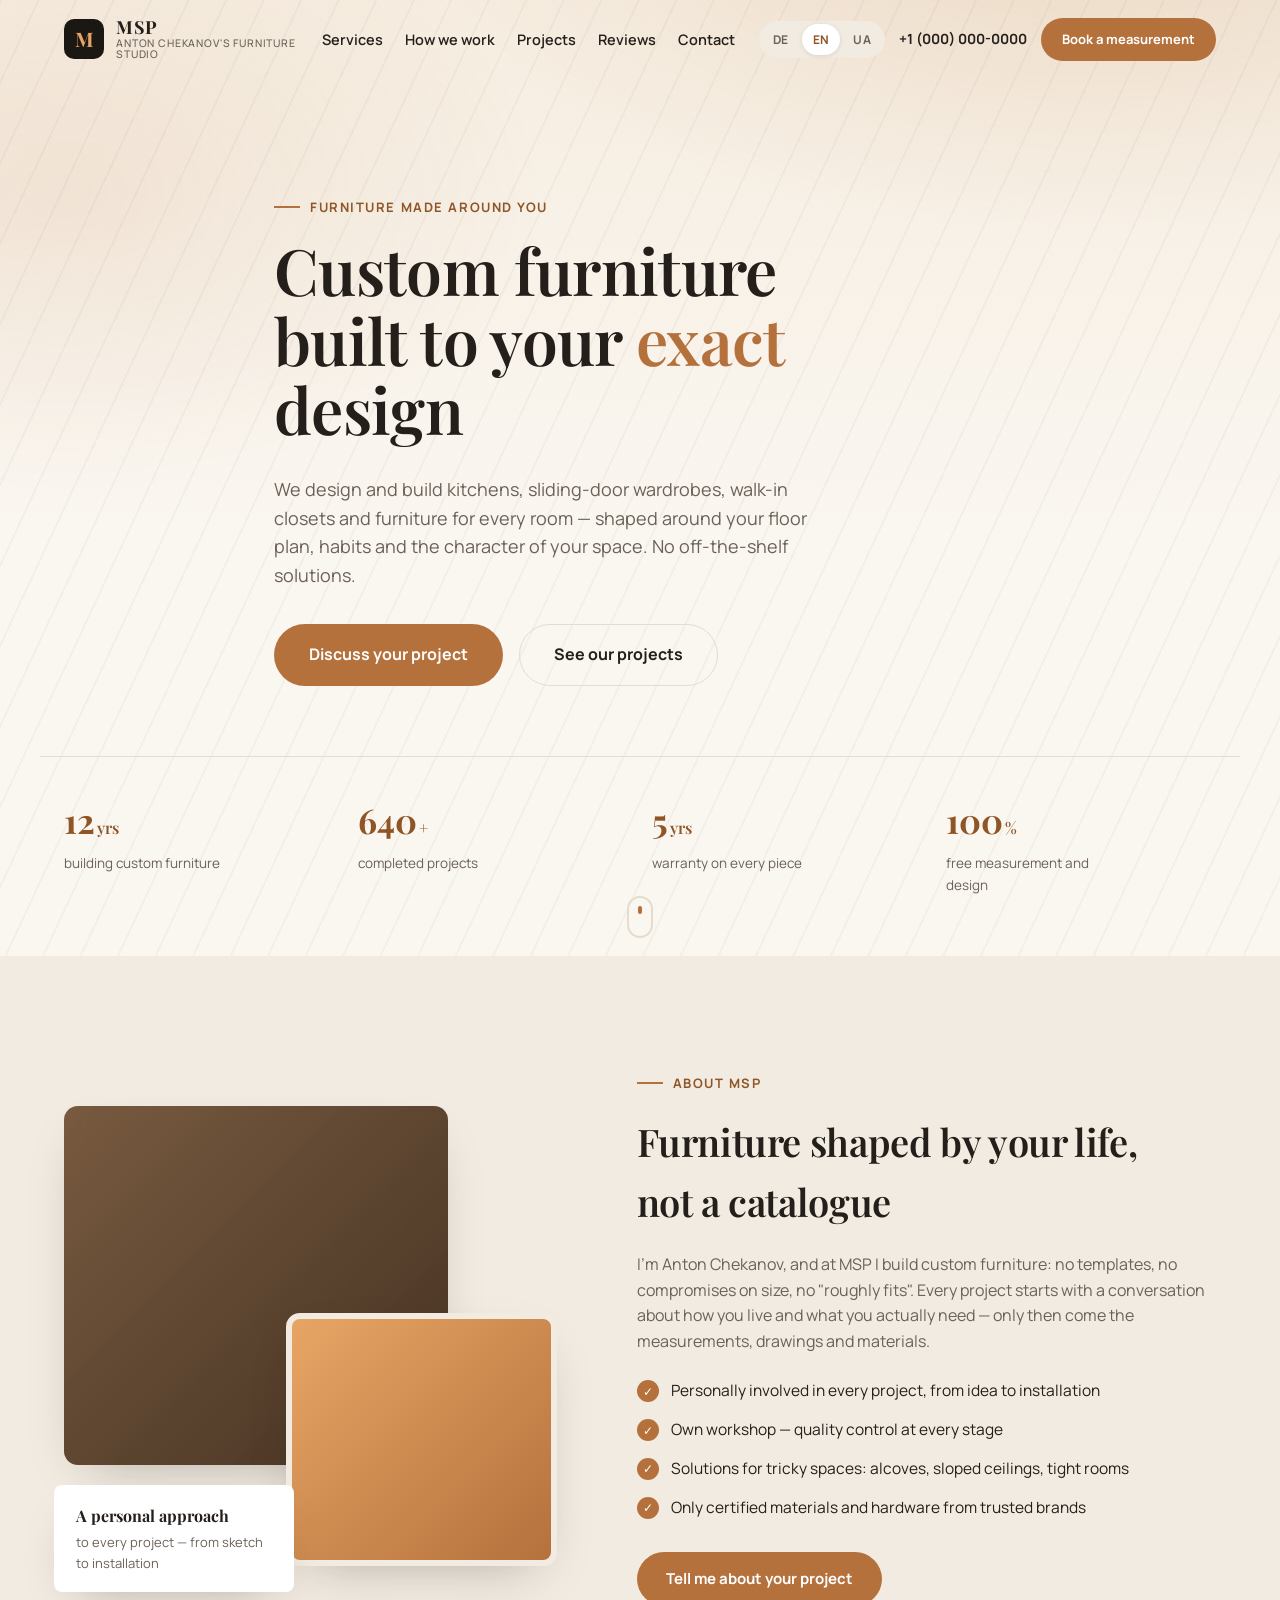
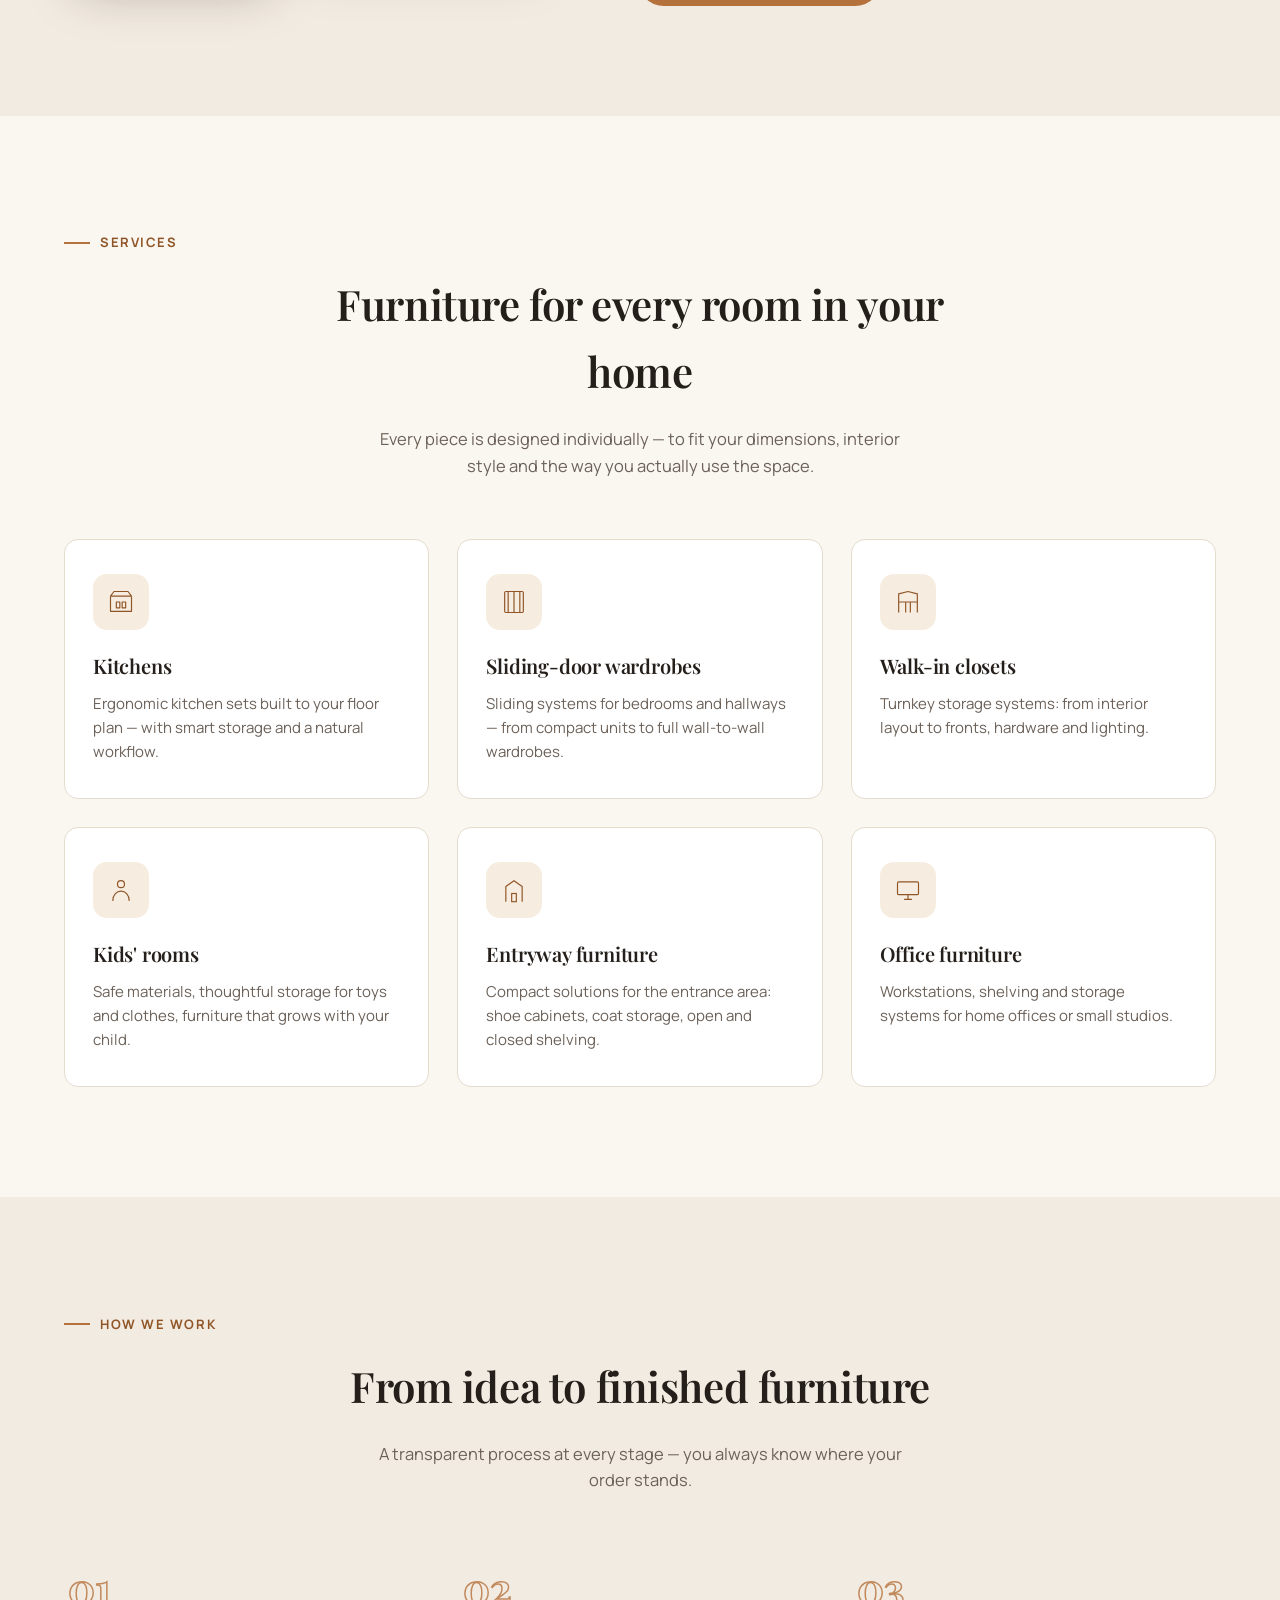
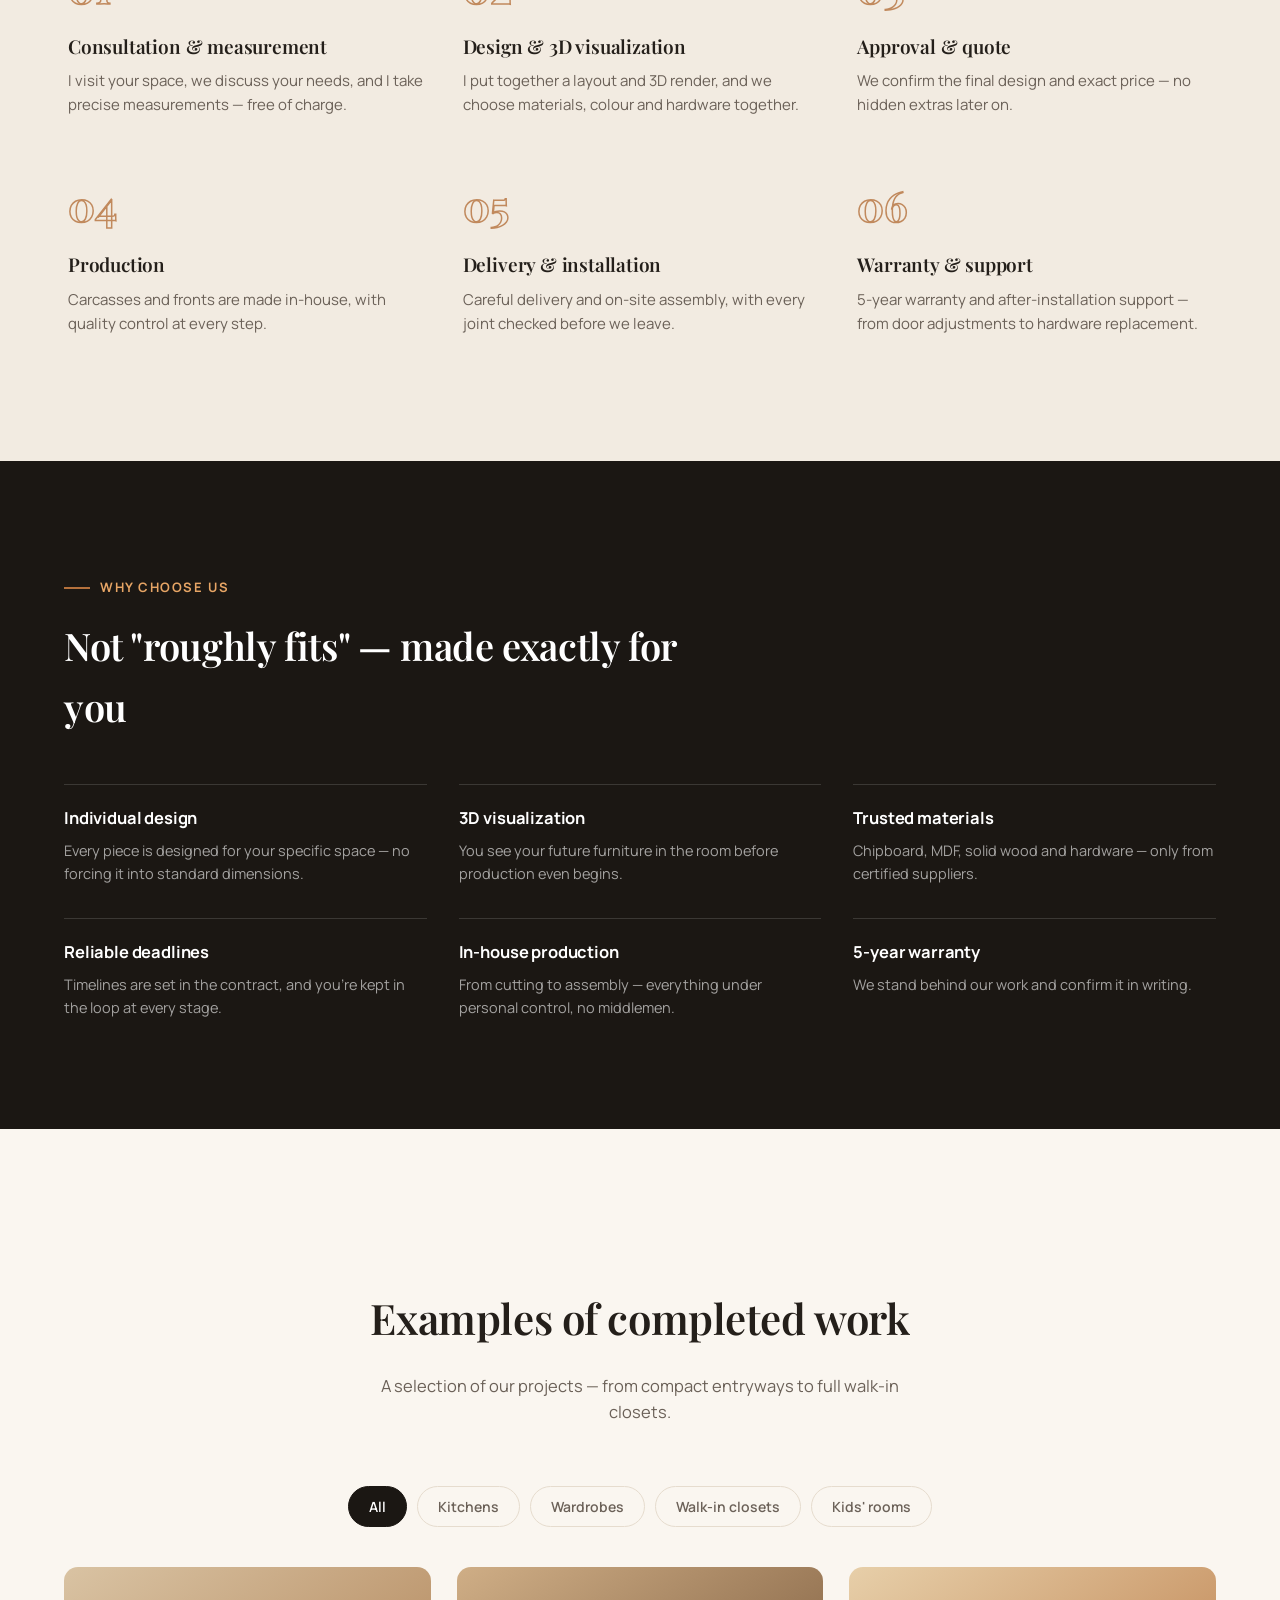
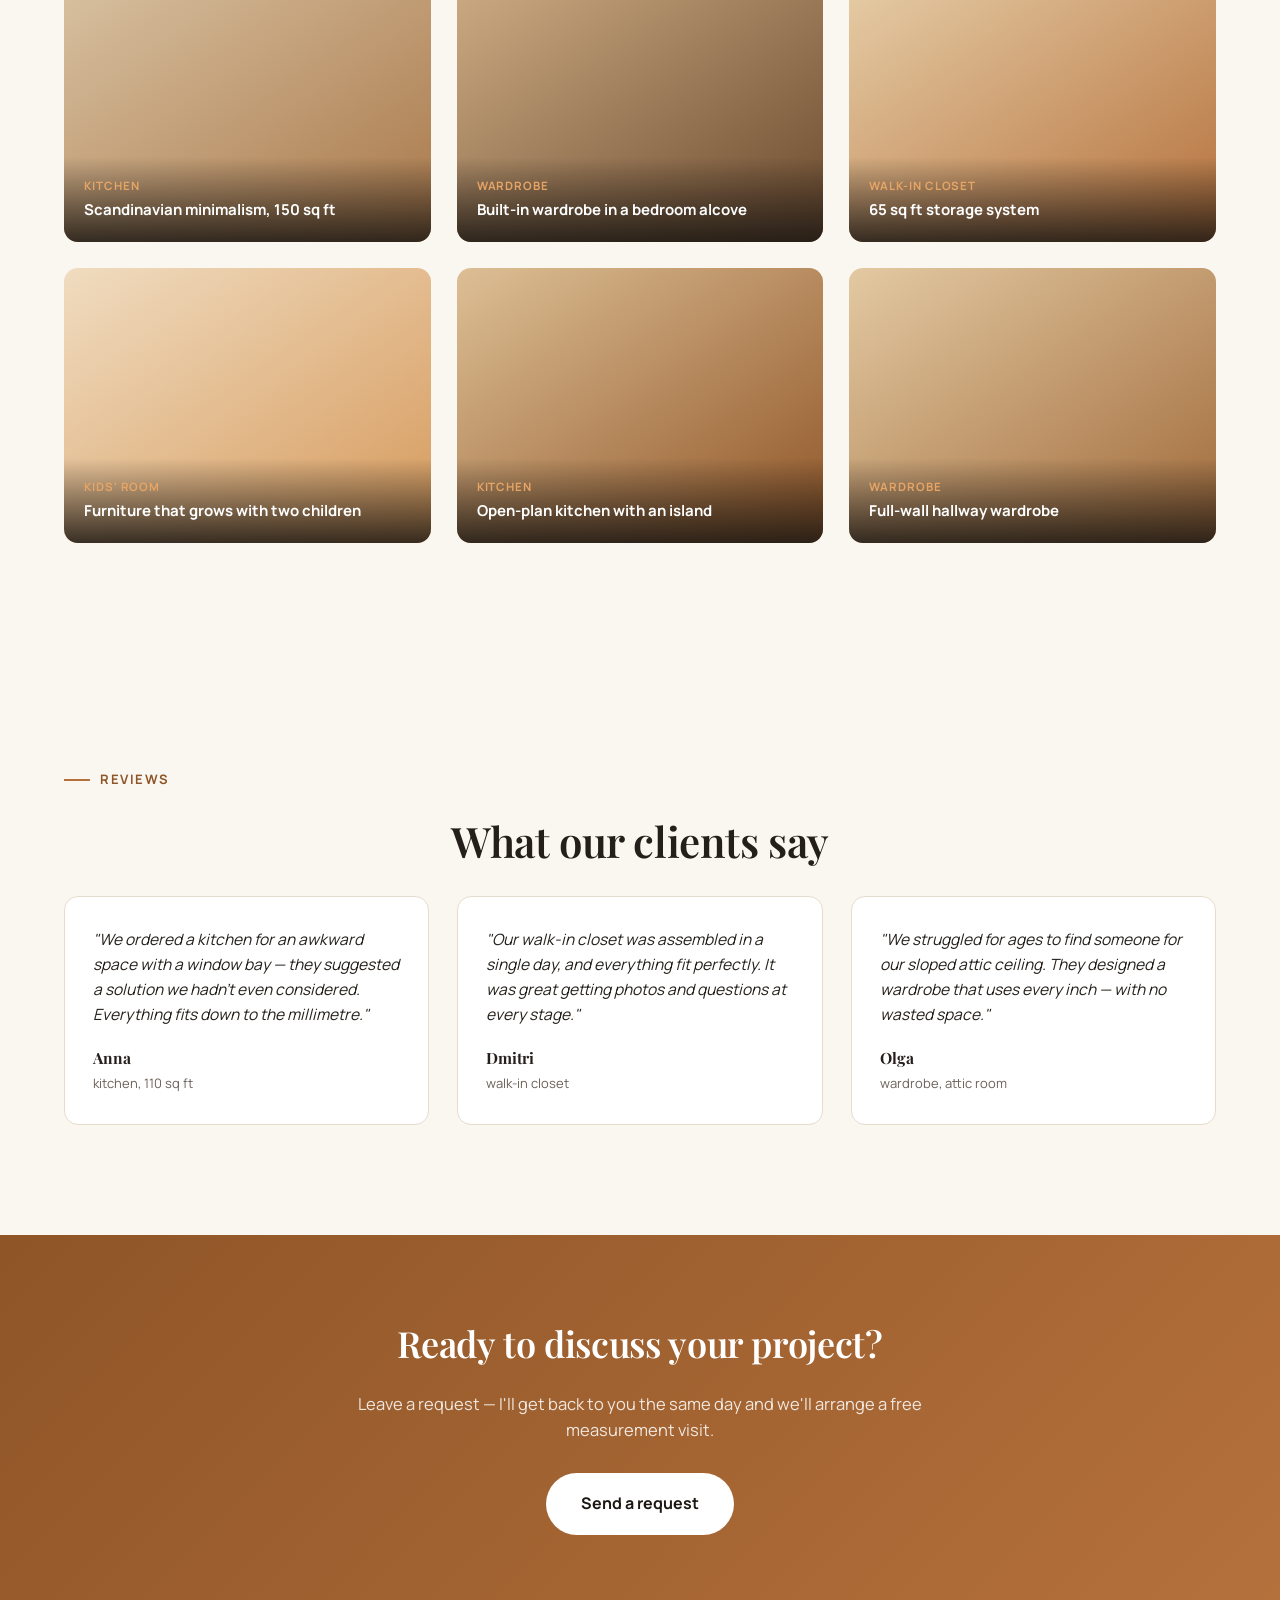
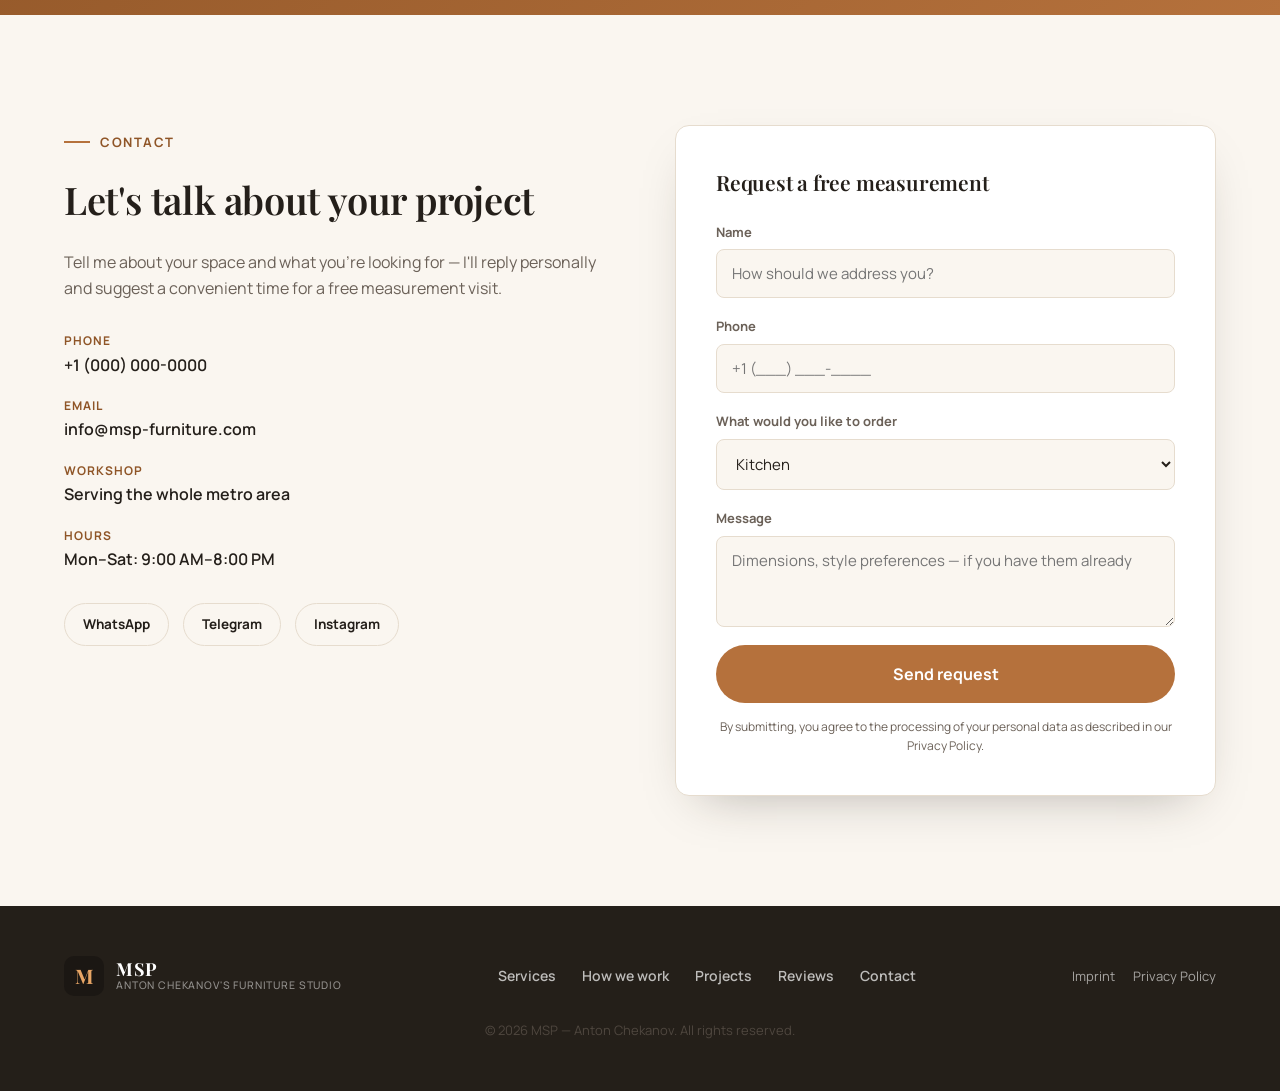
<file: index.html>
<!doctype html>
<html lang="en">
<head>
<meta charset="UTF-8">
<meta name="viewport" content="width=device-width, initial-scale=1.0">
<title>MSP — Anton Chekanov's custom furniture studio</title>
<meta http-equiv="refresh" content="0; url=en/index.html">
<link rel="canonical" href="en/index.html">
<script>
  (function () {
    var lang = (navigator.language || navigator.userLanguage || 'en').toLowerCase();
    var target = 'en/index.html';
    if (lang.indexOf('de') === 0) target = 'de/index.html';
    else if (lang.indexOf('uk') === 0) target = 'uk/index.html';
    window.location.replace(target);
  })();
</script>
</head>
<body>
  <p>MSP —
    <a href="de/index.html">Deutsch</a> ·
    <a href="en/index.html">English</a> ·
    <a href="uk/index.html">Українська</a>
  </p>
</body>
</html>
</file>
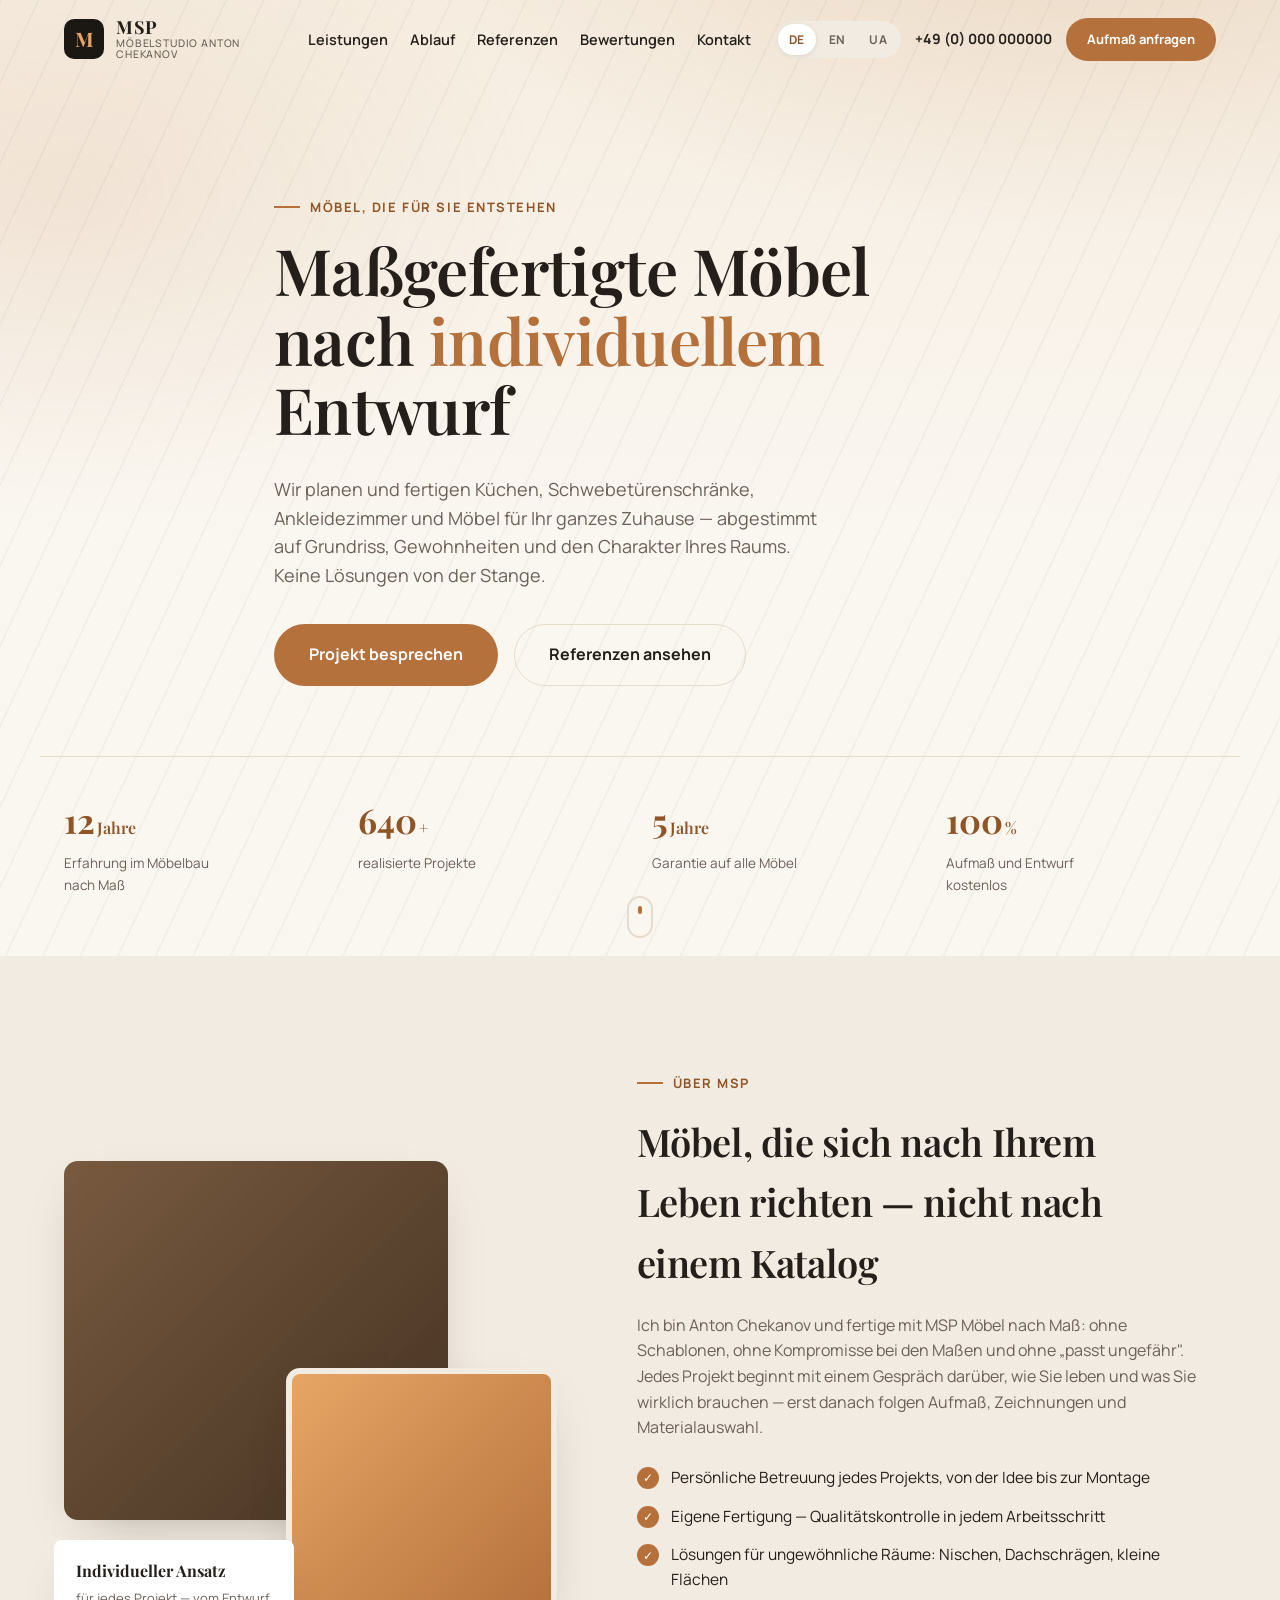
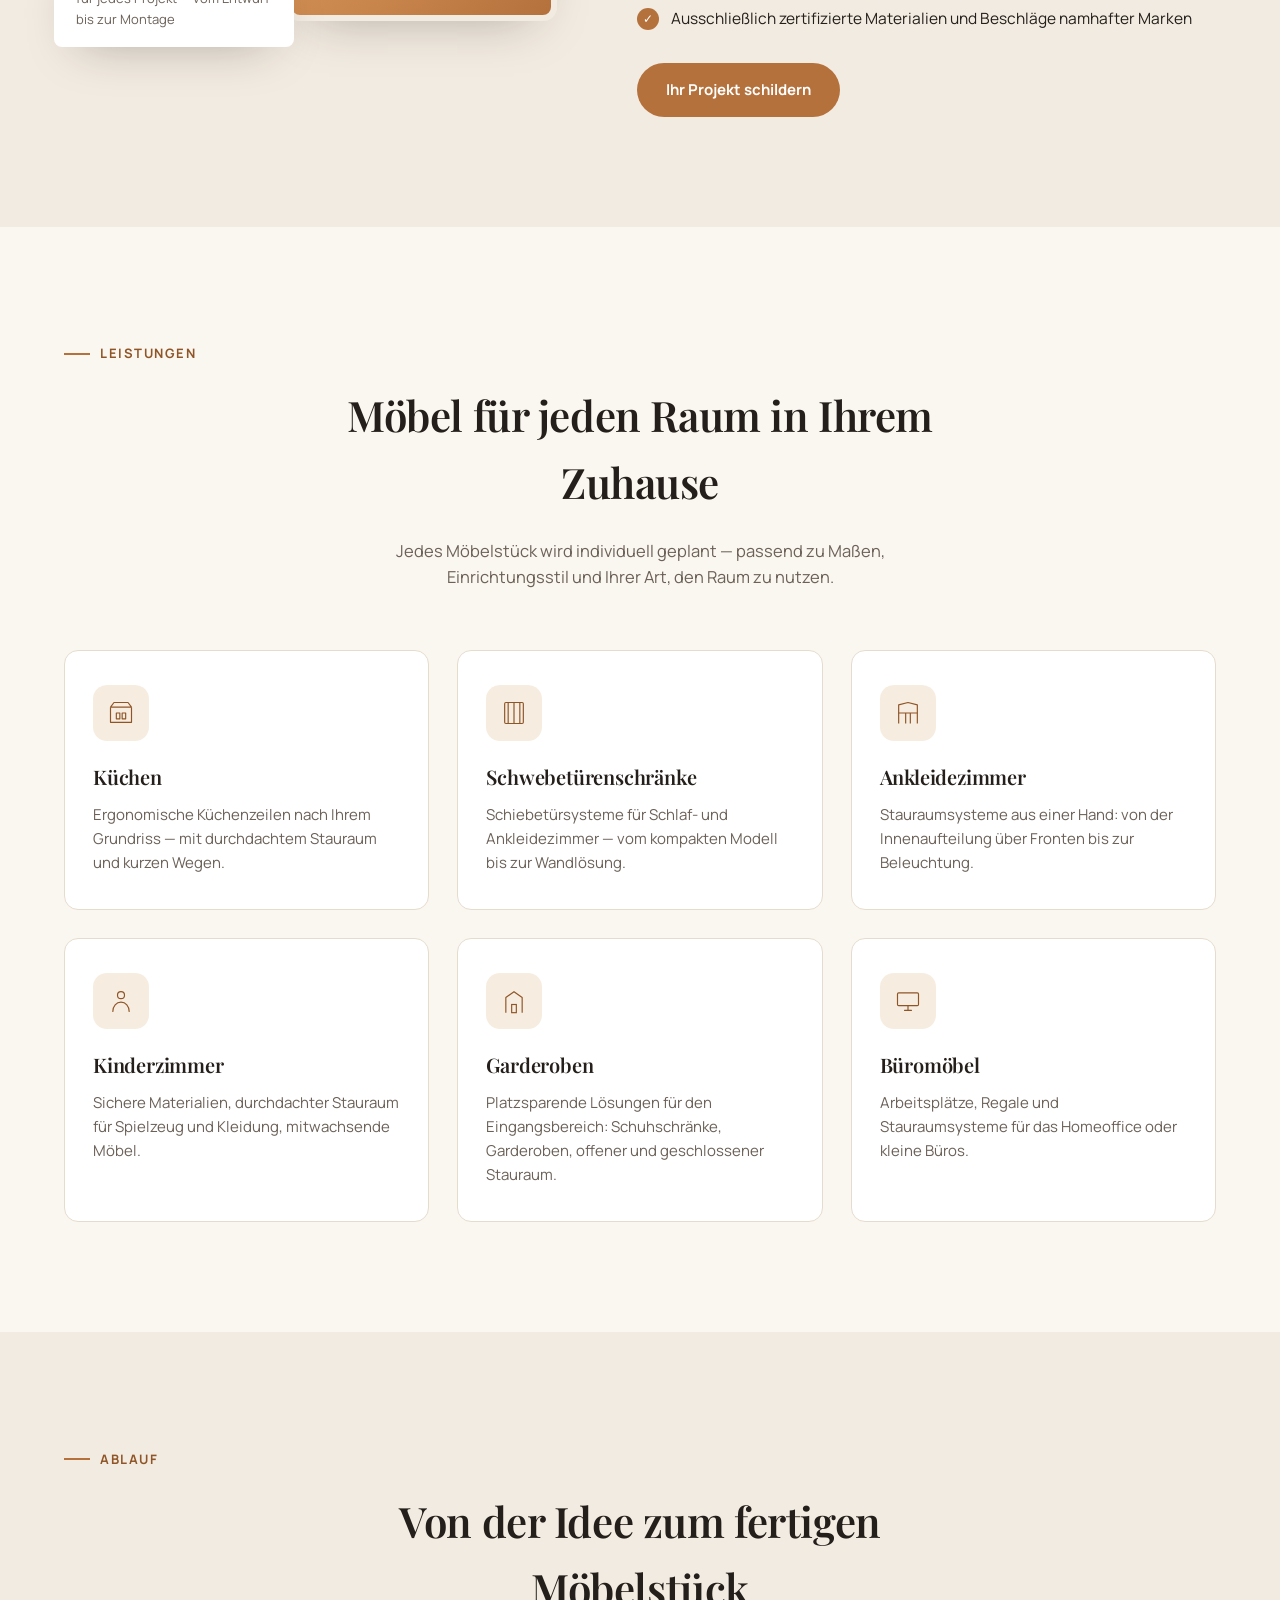
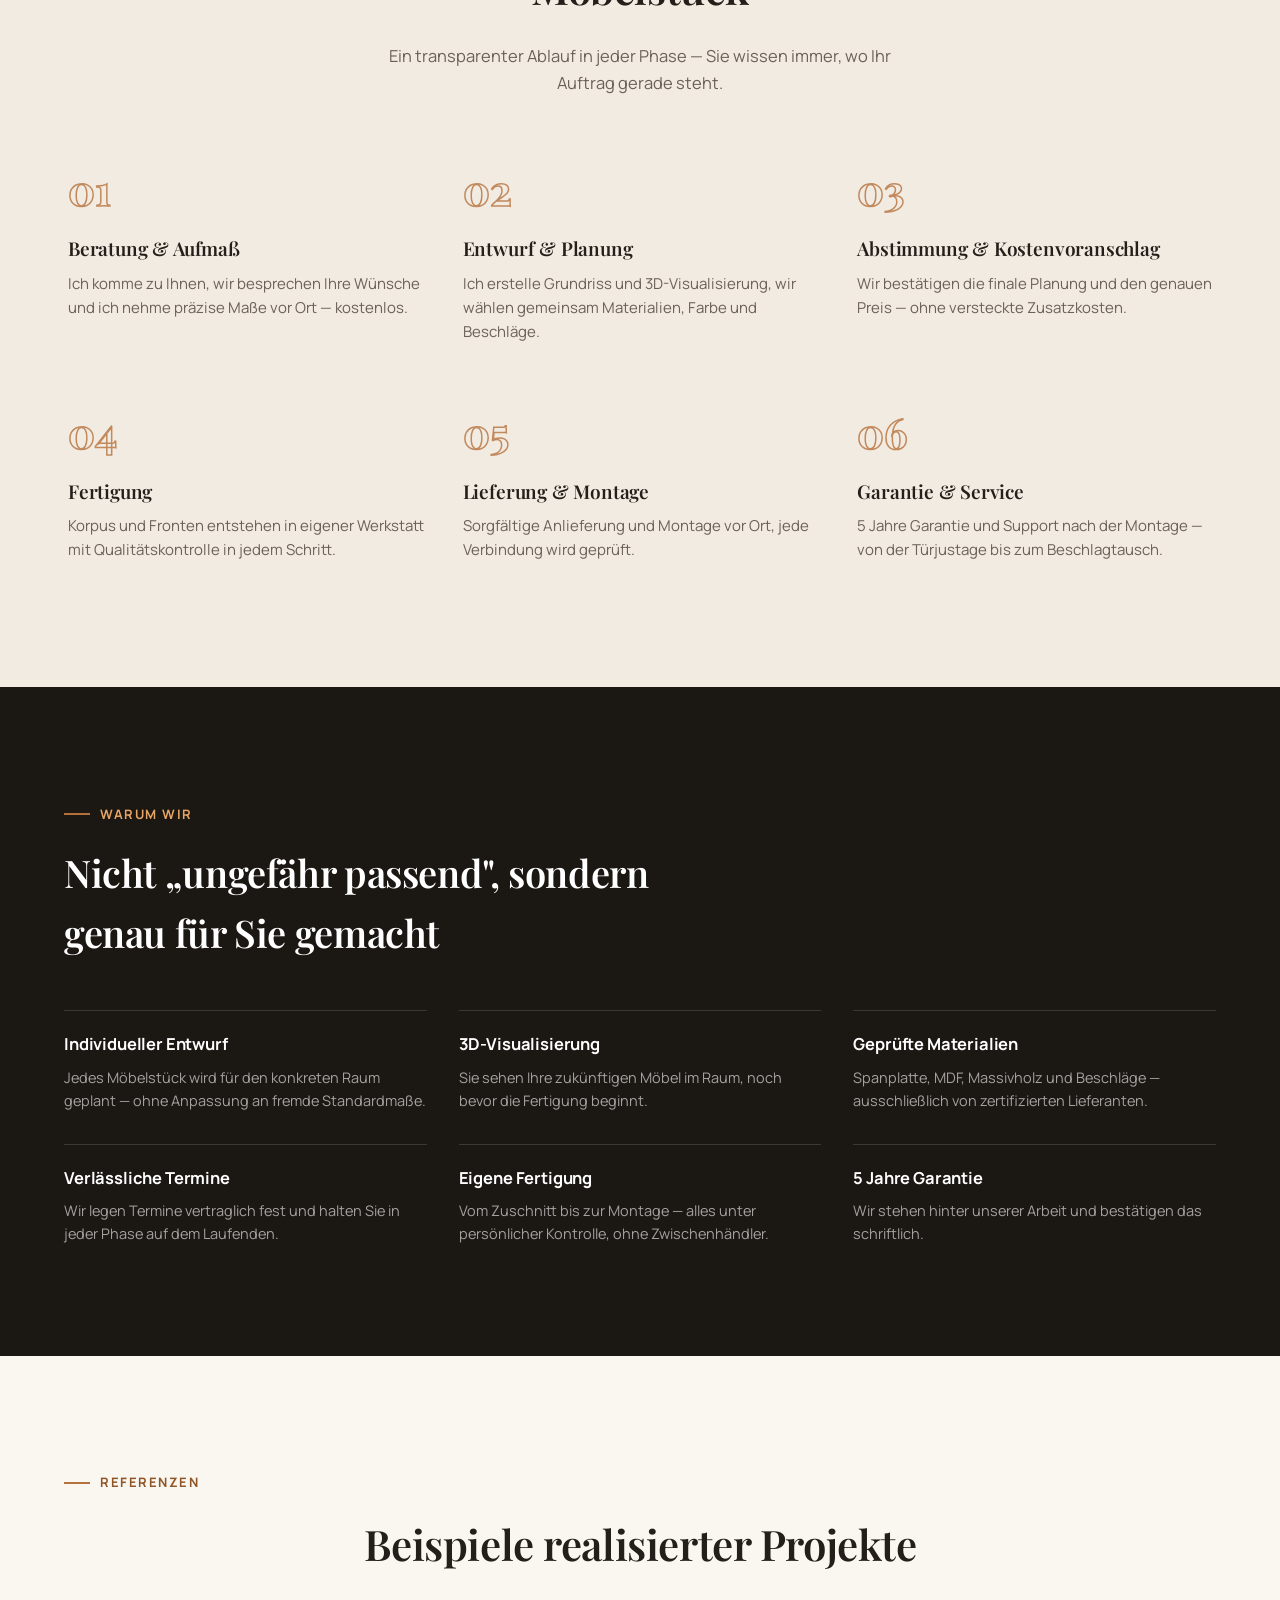
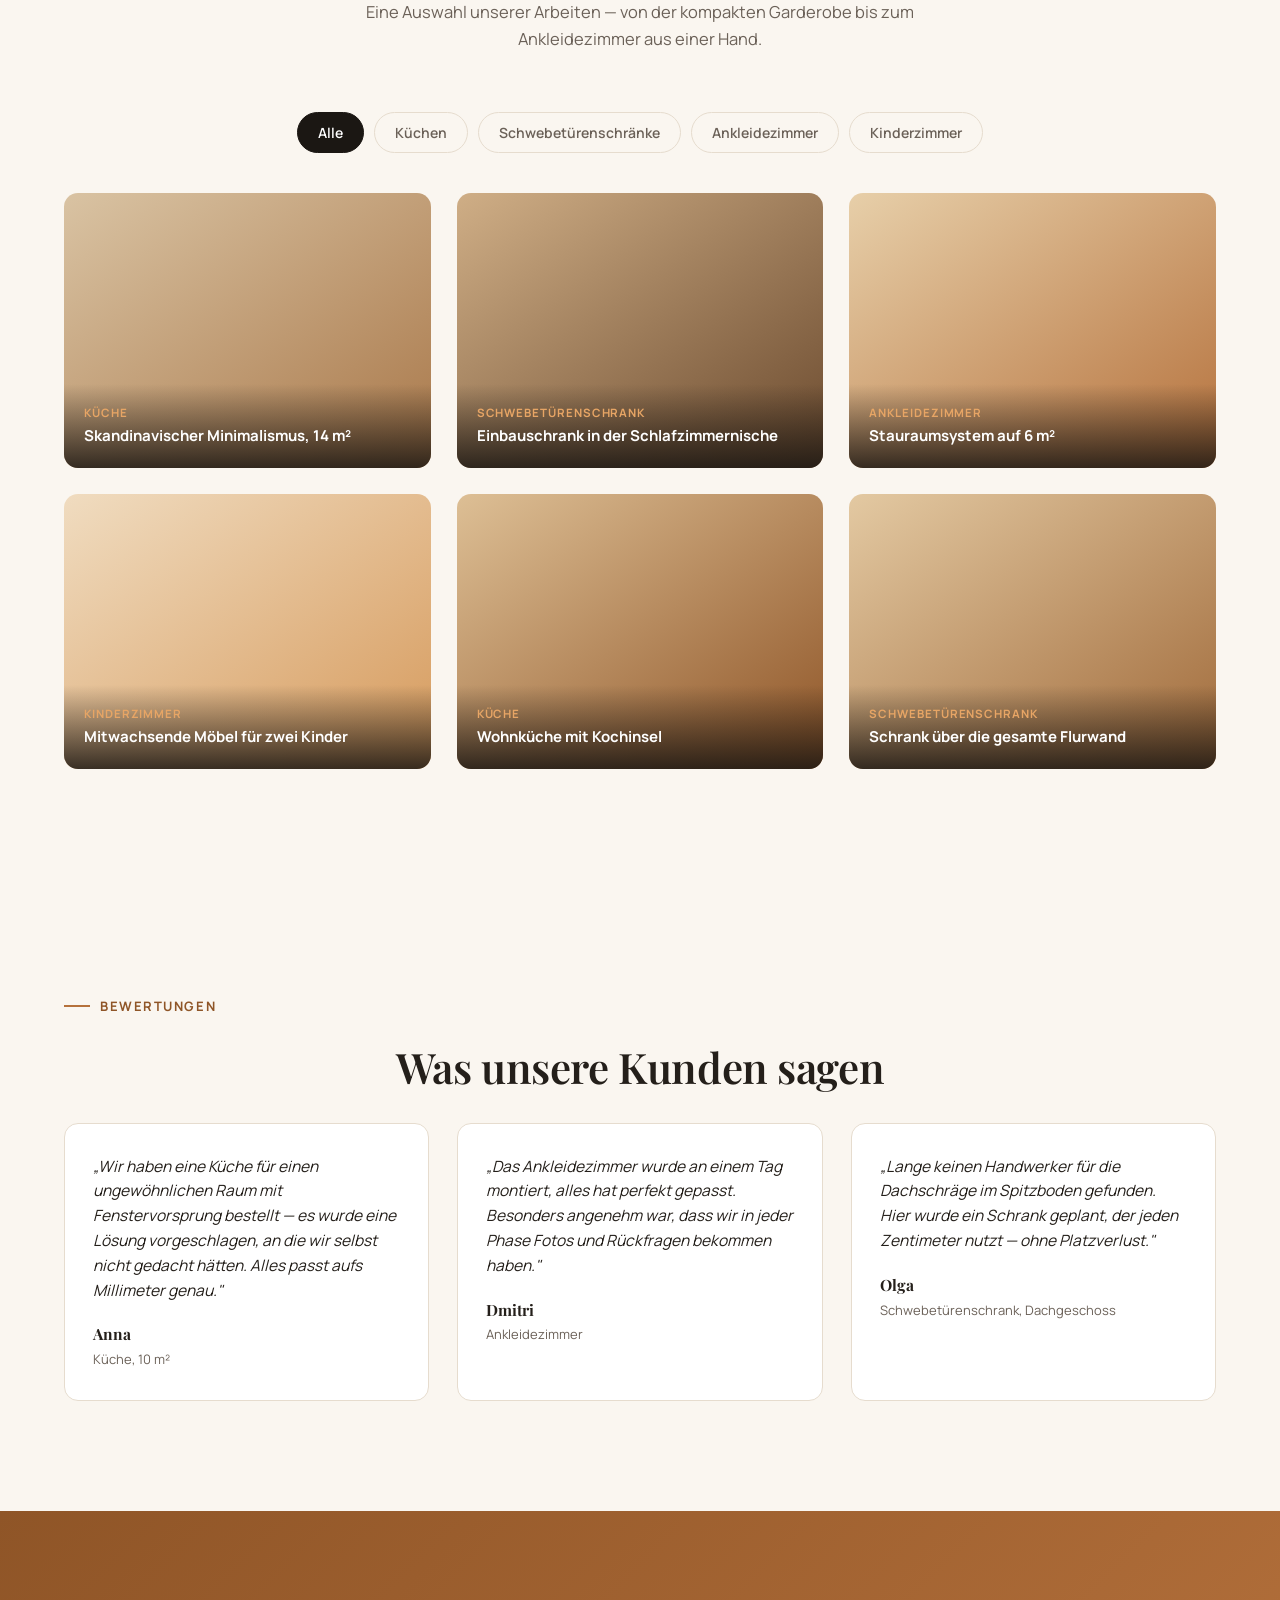
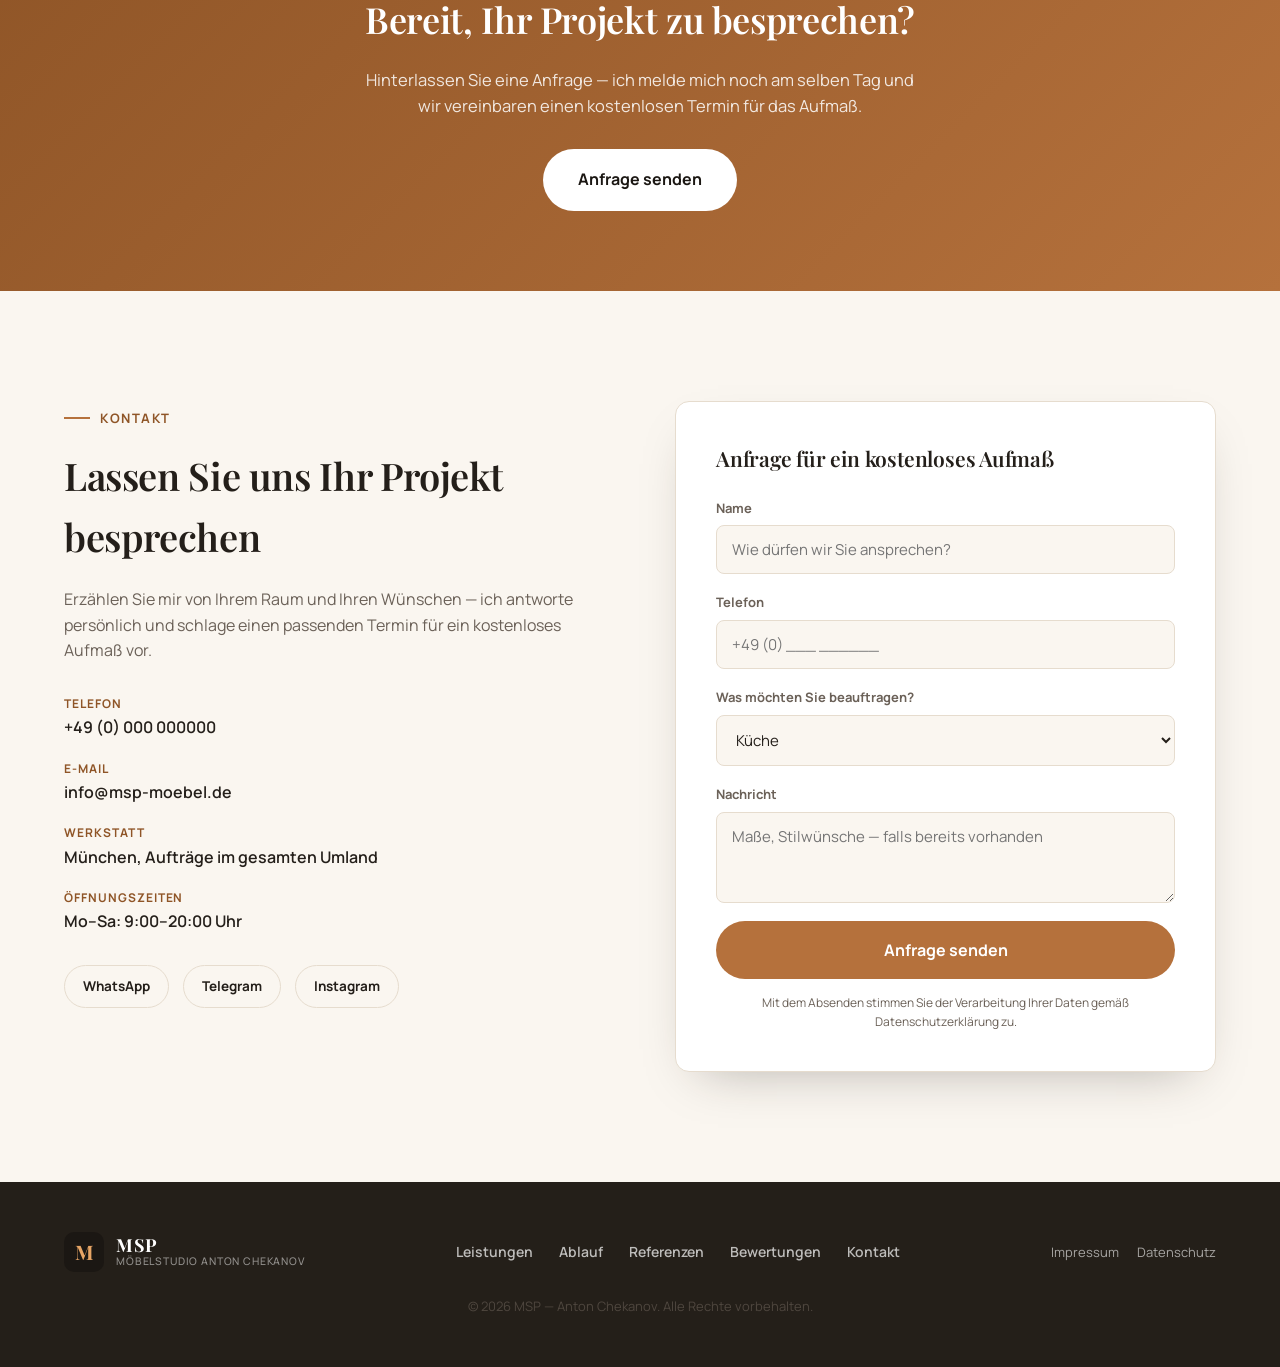
<file: de/index.html>
<!doctype html>
<html lang="de">
<head>
<meta charset="UTF-8">
<meta name="viewport" content="width=device-width, initial-scale=1.0">
<title>MSP — Studio für Möbel nach Maß von Anton Chekanov</title>
<meta name="description" content="Wir planen und fertigen Möbel nach Maß: Küchen, Schwebetürenschränke, Ankleidezimmer, Kinderzimmer, Garderoben. Individuelle Beratung, präzises Aufmaß, Montage und Garantie.">
<link rel="icon" href="data:image/svg+xml,<svg xmlns=%22http://www.w3.org/2000/svg%22 viewBox=%220 0 100 100%22><rect width=%22100%22 height=%22100%22 rx=%2222%22 fill=%22%232b2620%22/><text x=%2250%22 y=%2266%22 font-size=%2258%22 font-family=%22Georgia,serif%22 fill=%22%23e7a565%22 text-anchor=%22middle%22>M</text></svg>">
<link rel="alternate" hreflang="de" href="../de/">
<link rel="alternate" hreflang="en" href="../en/">
<link rel="alternate" hreflang="uk" href="../uk/">
<link rel="alternate" hreflang="x-default" href="../en/">
<link rel="stylesheet" href="../css/style.css">
</head>
<body>

<div class="progress-bar" id="progressBar"></div>

<header class="site-header" id="siteHeader">
  <div class="container header-inner">
    <a href="#top" class="logo">
      <span class="logo-mark">M</span>
      <span class="logo-text">MSP<em>Möbelstudio Anton Chekanov</em></span>
    </a>

    <nav class="main-nav" id="mainNav">
      <a href="#services">Leistungen</a>
      <a href="#process">Ablauf</a>
      <a href="#works">Referenzen</a>
      <a href="#reviews">Bewertungen</a>
      <a href="#contacts">Kontakt</a>
    </nav>

    <div class="header-actions">
      <div class="lang-switch">
        <a href="../de/index.html" class="lang-link is-active">DE</a>
        <a href="../en/index.html" class="lang-link">EN</a>
        <a href="../uk/index.html" class="lang-link">UA</a>
      </div>
      <a href="tel:+490000000000" class="header-phone">+49 (0) 000 000000</a>
      <a href="#contacts" class="btn btn-primary btn-sm">Aufmaß anfragen</a>
      <button class="burger" id="burger" aria-label="Menü öffnen" aria-expanded="false">
        <span></span><span></span><span></span>
      </button>
    </div>
  </div>
</header>

<main id="top">

  <!-- HERO -->
  <section class="hero">
    <div class="hero-bg" aria-hidden="true"></div>
    <div class="container hero-inner">
      <p class="eyebrow reveal">Möbel, die für Sie entstehen</p>
      <h1 class="reveal">Maßgefertigte Möbel<br>nach <span class="accent">individuellem</span><br>Entwurf</h1>
      <p class="hero-text reveal">Wir planen und fertigen Küchen, Schwebetürenschränke, Ankleidezimmer und Möbel
        für Ihr ganzes Zuhause — abgestimmt auf Grundriss, Gewohnheiten und den Charakter Ihres Raums. Keine
        Lösungen von der Stange.</p>
      <div class="hero-actions reveal">
        <a href="#contacts" class="btn btn-primary btn-lg">Projekt besprechen</a>
        <a href="#works" class="btn btn-ghost btn-lg">Referenzen ansehen</a>
      </div>
    </div>
    <div class="hero-stats container reveal">
      <div class="stat"><span class="stat-num">12<small>Jahre</small></span><span class="stat-label">Erfahrung im Möbelbau nach Maß</span></div>
      <div class="stat"><span class="stat-num">640<small>+</small></span><span class="stat-label">realisierte Projekte</span></div>
      <div class="stat"><span class="stat-num">5<small>Jahre</small></span><span class="stat-label">Garantie auf alle Möbel</span></div>
      <div class="stat"><span class="stat-num">100<small>%</small></span><span class="stat-label">Aufmaß und Entwurf kostenlos</span></div>
    </div>
    <a href="#about" class="scroll-cue" aria-label="Nach unten scrollen"><span></span></a>
  </section>

  <!-- ABOUT -->
  <section class="about" id="about">
    <div class="container about-inner">
      <div class="about-visual reveal">
        <div class="visual-card visual-card-1"></div>
        <div class="visual-card visual-card-2"></div>
        <div class="visual-badge">
          <strong>Individueller Ansatz</strong>
          <span>für jedes Projekt — vom Entwurf bis zur Montage</span>
        </div>
      </div>
      <div class="about-content">
        <p class="eyebrow reveal">Über MSP</p>
        <h2 class="reveal">Möbel, die sich nach Ihrem Leben richten — nicht nach einem Katalog</h2>
        <p class="reveal">Ich bin Anton Chekanov und fertige mit MSP Möbel nach Maß: ohne Schablonen, ohne Kompromisse bei den Maßen und ohne
          „passt ungefähr". Jedes Projekt beginnt mit einem Gespräch darüber, wie Sie leben und was Sie wirklich
          brauchen — erst danach folgen Aufmaß, Zeichnungen und Materialauswahl.</p>
        <ul class="about-list reveal">
          <li><span class="check">✓</span>Persönliche Betreuung jedes Projekts, von der Idee bis zur Montage</li>
          <li><span class="check">✓</span>Eigene Fertigung — Qualitätskontrolle in jedem Arbeitsschritt</li>
          <li><span class="check">✓</span>Lösungen für ungewöhnliche Räume: Nischen, Dachschrägen, kleine Flächen</li>
          <li><span class="check">✓</span>Ausschließlich zertifizierte Materialien und Beschläge namhafter Marken</li>
        </ul>
        <a href="#contacts" class="btn btn-primary reveal">Ihr Projekt schildern</a>
      </div>
    </div>
  </section>

  <!-- SERVICES -->
  <section class="services" id="services">
    <div class="container">
      <p class="eyebrow reveal center">Leistungen</p>
      <h2 class="section-title reveal center">Möbel für jeden Raum in Ihrem Zuhause</h2>
      <p class="section-sub reveal center">Jedes Möbelstück wird individuell geplant — passend zu Maßen,
        Einrichtungsstil und Ihrer Art, den Raum zu nutzen.</p>

      <div class="services-grid">
        <article class="service-card reveal">
          <div class="service-icon">
            <svg viewBox="0 0 48 48" fill="none"><path d="M6 14h36M6 14v26h36V14M6 14l6-8h24l6 8M16 24h6v10h-6zM26 24h6v10h-6z" stroke="currentColor" stroke-width="2" stroke-linejoin="round"/></svg>
          </div>
          <h3>Küchen</h3>
          <p>Ergonomische Küchenzeilen nach Ihrem Grundriss — mit durchdachtem Stauraum und kurzen Wegen.</p>
        </article>

        <article class="service-card reveal">
          <div class="service-icon">
            <svg viewBox="0 0 48 48" fill="none"><rect x="8" y="6" width="32" height="36" rx="2" stroke="currentColor" stroke-width="2"/><path d="M24 6v36M14 6v36M34 6v36" stroke="currentColor" stroke-width="2"/></svg>
          </div>
          <h3>Schwebetürenschränke</h3>
          <p>Schiebetürsysteme für Schlaf- und Ankleidezimmer — vom kompakten Modell bis zur Wandlösung.</p>
        </article>

        <article class="service-card reveal">
          <div class="service-icon">
            <svg viewBox="0 0 48 48" fill="none"><path d="M8 42V10l16-4 16 4v32" stroke="currentColor" stroke-width="2" stroke-linejoin="round"/><path d="M8 24h32M20 24v18M28 24v18" stroke="currentColor" stroke-width="2"/></svg>
          </div>
          <h3>Ankleidezimmer</h3>
          <p>Stauraumsysteme aus einer Hand: von der Innenaufteilung über Fronten bis zur Beleuchtung.</p>
        </article>

        <article class="service-card reveal">
          <div class="service-icon">
            <svg viewBox="0 0 48 48" fill="none"><circle cx="24" cy="14" r="6" stroke="currentColor" stroke-width="2"/><path d="M10 42c0-9 6-16 14-16s14 7 14 16" stroke="currentColor" stroke-width="2" stroke-linecap="round"/></svg>
          </div>
          <h3>Kinderzimmer</h3>
          <p>Sichere Materialien, durchdachter Stauraum für Spielzeug und Kleidung, mitwachsende Möbel.</p>
        </article>

        <article class="service-card reveal">
          <div class="service-icon">
            <svg viewBox="0 0 48 48" fill="none"><path d="M10 44V18l14-10 14 10v26" stroke="currentColor" stroke-width="2" stroke-linejoin="round"/><rect x="20" y="30" width="8" height="14" stroke="currentColor" stroke-width="2"/></svg>
          </div>
          <h3>Garderoben</h3>
          <p>Platzsparende Lösungen für den Eingangsbereich: Schuhschränke, Garderoben, offener und geschlossener Stauraum.</p>
        </article>

        <article class="service-card reveal">
          <div class="service-icon">
            <svg viewBox="0 0 48 48" fill="none"><rect x="6" y="10" width="36" height="22" rx="2" stroke="currentColor" stroke-width="2"/><path d="M18 40h12M24 32v8" stroke="currentColor" stroke-width="2" stroke-linecap="round"/></svg>
          </div>
          <h3>Büromöbel</h3>
          <p>Arbeitsplätze, Regale und Stauraumsysteme für das Homeoffice oder kleine Büros.</p>
        </article>
      </div>
    </div>
  </section>

  <!-- PROCESS -->
  <section class="process" id="process">
    <div class="container">
      <p class="eyebrow reveal center">Ablauf</p>
      <h2 class="section-title reveal center">Von der Idee zum fertigen Möbelstück</h2>
      <p class="section-sub reveal center">Ein transparenter Ablauf in jeder Phase — Sie wissen immer, wo Ihr Auftrag gerade steht.</p>

      <div class="process-steps">
        <div class="process-step reveal">
          <span class="step-num">01</span>
          <h3>Beratung & Aufmaß</h3>
          <p>Ich komme zu Ihnen, wir besprechen Ihre Wünsche und ich nehme präzise Maße vor Ort — kostenlos.</p>
        </div>
        <div class="process-step reveal">
          <span class="step-num">02</span>
          <h3>Entwurf & Planung</h3>
          <p>Ich erstelle Grundriss und 3D-Visualisierung, wir wählen gemeinsam Materialien, Farbe und Beschläge.</p>
        </div>
        <div class="process-step reveal">
          <span class="step-num">03</span>
          <h3>Abstimmung & Kostenvoranschlag</h3>
          <p>Wir bestätigen die finale Planung und den genauen Preis — ohne versteckte Zusatzkosten.</p>
        </div>
        <div class="process-step reveal">
          <span class="step-num">04</span>
          <h3>Fertigung</h3>
          <p>Korpus und Fronten entstehen in eigener Werkstatt mit Qualitätskontrolle in jedem Schritt.</p>
        </div>
        <div class="process-step reveal">
          <span class="step-num">05</span>
          <h3>Lieferung & Montage</h3>
          <p>Sorgfältige Anlieferung und Montage vor Ort, jede Verbindung wird geprüft.</p>
        </div>
        <div class="process-step reveal">
          <span class="step-num">06</span>
          <h3>Garantie & Service</h3>
          <p>5 Jahre Garantie und Support nach der Montage — von der Türjustage bis zum Beschlagtausch.</p>
        </div>
      </div>
    </div>
  </section>

  <!-- WHY US -->
  <section class="why">
    <div class="container why-inner">
      <div class="why-content">
        <p class="eyebrow reveal">Warum wir</p>
        <h2 class="reveal">Nicht „ungefähr passend", sondern genau für Sie gemacht</h2>
        <div class="why-grid">
          <div class="why-item reveal">
            <h4>Individueller Entwurf</h4>
            <p>Jedes Möbelstück wird für den konkreten Raum geplant — ohne Anpassung an fremde Standardmaße.</p>
          </div>
          <div class="why-item reveal">
            <h4>3D-Visualisierung</h4>
            <p>Sie sehen Ihre zukünftigen Möbel im Raum, noch bevor die Fertigung beginnt.</p>
          </div>
          <div class="why-item reveal">
            <h4>Geprüfte Materialien</h4>
            <p>Spanplatte, MDF, Massivholz und Beschläge — ausschließlich von zertifizierten Lieferanten.</p>
          </div>
          <div class="why-item reveal">
            <h4>Verlässliche Termine</h4>
            <p>Wir legen Termine vertraglich fest und halten Sie in jeder Phase auf dem Laufenden.</p>
          </div>
          <div class="why-item reveal">
            <h4>Eigene Fertigung</h4>
            <p>Vom Zuschnitt bis zur Montage — alles unter persönlicher Kontrolle, ohne Zwischenhändler.</p>
          </div>
          <div class="why-item reveal">
            <h4>5 Jahre Garantie</h4>
            <p>Wir stehen hinter unserer Arbeit und bestätigen das schriftlich.</p>
          </div>
        </div>
      </div>
    </div>
  </section>

  <!-- PORTFOLIO -->
  <section class="works" id="works">
    <div class="container">
      <p class="eyebrow reveal center">Referenzen</p>
      <h2 class="section-title reveal center">Beispiele realisierter Projekte</h2>
      <p class="section-sub reveal center">Eine Auswahl unserer Arbeiten — von der kompakten Garderobe bis zum Ankleidezimmer aus einer Hand.</p>

      <div class="works-filter reveal center" role="tablist">
        <button class="filter-btn is-active" data-filter="all">Alle</button>
        <button class="filter-btn" data-filter="Küche">Küchen</button>
        <button class="filter-btn" data-filter="Schwebetürenschrank">Schwebetürenschränke</button>
        <button class="filter-btn" data-filter="Ankleidezimmer">Ankleidezimmer</button>
        <button class="filter-btn" data-filter="Kinderzimmer">Kinderzimmer</button>
      </div>

      <div class="works-grid" id="worksGrid">
        <figure class="work-card reveal" data-category="Küche"><div class="work-thumb work-thumb-1"></div><figcaption><span>Küche</span>Skandinavischer Minimalismus, 14 m²</figcaption></figure>
        <figure class="work-card reveal" data-category="Schwebetürenschrank"><div class="work-thumb work-thumb-2"></div><figcaption><span>Schwebetürenschrank</span>Einbauschrank in der Schlafzimmernische</figcaption></figure>
        <figure class="work-card reveal" data-category="Ankleidezimmer"><div class="work-thumb work-thumb-3"></div><figcaption><span>Ankleidezimmer</span>Stauraumsystem auf 6 m²</figcaption></figure>
        <figure class="work-card reveal" data-category="Kinderzimmer"><div class="work-thumb work-thumb-4"></div><figcaption><span>Kinderzimmer</span>Mitwachsende Möbel für zwei Kinder</figcaption></figure>
        <figure class="work-card reveal" data-category="Küche"><div class="work-thumb work-thumb-5"></div><figcaption><span>Küche</span>Wohnküche mit Kochinsel</figcaption></figure>
        <figure class="work-card reveal" data-category="Schwebetürenschrank"><div class="work-thumb work-thumb-6"></div><figcaption><span>Schwebetürenschrank</span>Schrank über die gesamte Flurwand</figcaption></figure>
      </div>
    </div>
  </section>

  <!-- TESTIMONIALS -->
  <section class="reviews" id="reviews">
    <div class="container">
      <p class="eyebrow reveal center">Bewertungen</p>
      <h2 class="section-title reveal center">Was unsere Kunden sagen</h2>

      <div class="reviews-grid">
        <blockquote class="review-card reveal">
          <p>„Wir haben eine Küche für einen ungewöhnlichen Raum mit Fenstervorsprung bestellt — es wurde eine
            Lösung vorgeschlagen, an die wir selbst nicht gedacht hätten. Alles passt aufs Millimeter genau."</p>
          <footer><strong>Anna</strong><span>Küche, 10 m²</span></footer>
        </blockquote>
        <blockquote class="review-card reveal">
          <p>„Das Ankleidezimmer wurde an einem Tag montiert, alles hat perfekt gepasst. Besonders angenehm war,
            dass wir in jeder Phase Fotos und Rückfragen bekommen haben."</p>
          <footer><strong>Dmitri</strong><span>Ankleidezimmer</span></footer>
        </blockquote>
        <blockquote class="review-card reveal">
          <p>„Lange keinen Handwerker für die Dachschräge im Spitzboden gefunden. Hier wurde ein Schrank
            geplant, der jeden Zentimeter nutzt — ohne Platzverlust."</p>
          <footer><strong>Olga</strong><span>Schwebetürenschrank, Dachgeschoss</span></footer>
        </blockquote>
      </div>
    </div>
  </section>

  <!-- CTA BANNER -->
  <section class="cta-banner">
    <div class="container cta-banner-inner reveal">
      <h2>Bereit, Ihr Projekt zu besprechen?</h2>
      <p>Hinterlassen Sie eine Anfrage — ich melde mich noch am selben Tag und wir vereinbaren einen kostenlosen Termin für das Aufmaß.</p>
      <a href="#contacts" class="btn btn-invert btn-lg">Anfrage senden</a>
    </div>
  </section>

  <!-- CONTACTS -->
  <section class="contacts" id="contacts">
    <div class="container contacts-inner">
      <div class="contacts-info">
        <p class="eyebrow reveal">Kontakt</p>
        <h2 class="reveal">Lassen Sie uns Ihr Projekt besprechen</h2>
        <p class="reveal">Erzählen Sie mir von Ihrem Raum und Ihren Wünschen — ich antworte persönlich und
          schlage einen passenden Termin für ein kostenloses Aufmaß vor.</p>

        <ul class="contacts-list reveal">
          <li>
            <span class="contact-label">Telefon</span>
            <a href="tel:+490000000000">+49 (0) 000 000000</a>
          </li>
          <li>
            <span class="contact-label">E-Mail</span>
            <a href="mailto:info@msp-moebel.de">info@msp-moebel.de</a>
          </li>
          <li>
            <span class="contact-label">Werkstatt</span>
            <span>München, Aufträge im gesamten Umland</span>
          </li>
          <li>
            <span class="contact-label">Öffnungszeiten</span>
            <span>Mo–Sa: 9:00–20:00 Uhr</span>
          </li>
        </ul>

        <div class="social-row reveal">
          <a href="#" aria-label="WhatsApp">WhatsApp</a>
          <a href="#" aria-label="Telegram">Telegram</a>
          <a href="#" aria-label="Instagram">Instagram</a>
        </div>
      </div>

      <form class="contact-form reveal" id="contactForm" novalidate>
        <h3>Anfrage für ein kostenloses Aufmaß</h3>

        <div class="form-row">
          <label for="name">Name</label>
          <input type="text" id="name" name="name" placeholder="Wie dürfen wir Sie ansprechen?" required>
        </div>

        <div class="form-row">
          <label for="phone">Telefon</label>
          <input type="tel" id="phone" name="phone" placeholder="+49 (0) ___ ______" required>
        </div>

        <div class="form-row">
          <label for="type">Was möchten Sie beauftragen?</label>
          <select id="type" name="type">
            <option value="Küche">Küche</option>
            <option value="Schwebetürenschrank">Schwebetürenschrank</option>
            <option value="Ankleidezimmer">Ankleidezimmer</option>
            <option value="Kinderzimmer">Kinderzimmer</option>
            <option value="Garderobe">Garderobe</option>
            <option value="Sonstiges">Sonstiges</option>
          </select>
        </div>

        <div class="form-row">
          <label for="message">Nachricht</label>
          <textarea id="message" name="message" rows="3" placeholder="Maße, Stilwünsche — falls bereits vorhanden"></textarea>
        </div>

        <button type="submit" class="btn btn-primary btn-lg btn-block">Anfrage senden</button>
        <p class="form-note">Mit dem Absenden stimmen Sie der Verarbeitung Ihrer Daten gemäß <a href="datenschutz.html">Datenschutzerklärung</a> zu.</p>

        <div class="form-success" id="formSuccess" role="status">
          Vielen Dank! Ihre Anfrage wurde gesendet — ich melde mich in Kürze bei Ihnen.
        </div>
      </form>
    </div>
  </section>

</main>

<footer class="site-footer">
  <div class="container footer-inner">
    <a href="#top" class="logo logo-footer">
      <span class="logo-mark">M</span>
      <span class="logo-text">MSP<em>Möbelstudio Anton Chekanov</em></span>
    </a>

    <nav class="footer-nav">
      <a href="#services">Leistungen</a>
      <a href="#process">Ablauf</a>
      <a href="#works">Referenzen</a>
      <a href="#reviews">Bewertungen</a>
      <a href="#contacts">Kontakt</a>
    </nav>

    <nav class="legal-footer-links">
      <a href="impressum.html">Impressum</a>
      <a href="datenschutz.html">Datenschutz</a>
    </nav>

    <p class="footer-copy">© <span id="year"></span> MSP — Anton Chekanov. Alle Rechte vorbehalten.</p>
  </div>
</footer>

<script src="../js/script.js"></script>
</body>
</html>
</file>
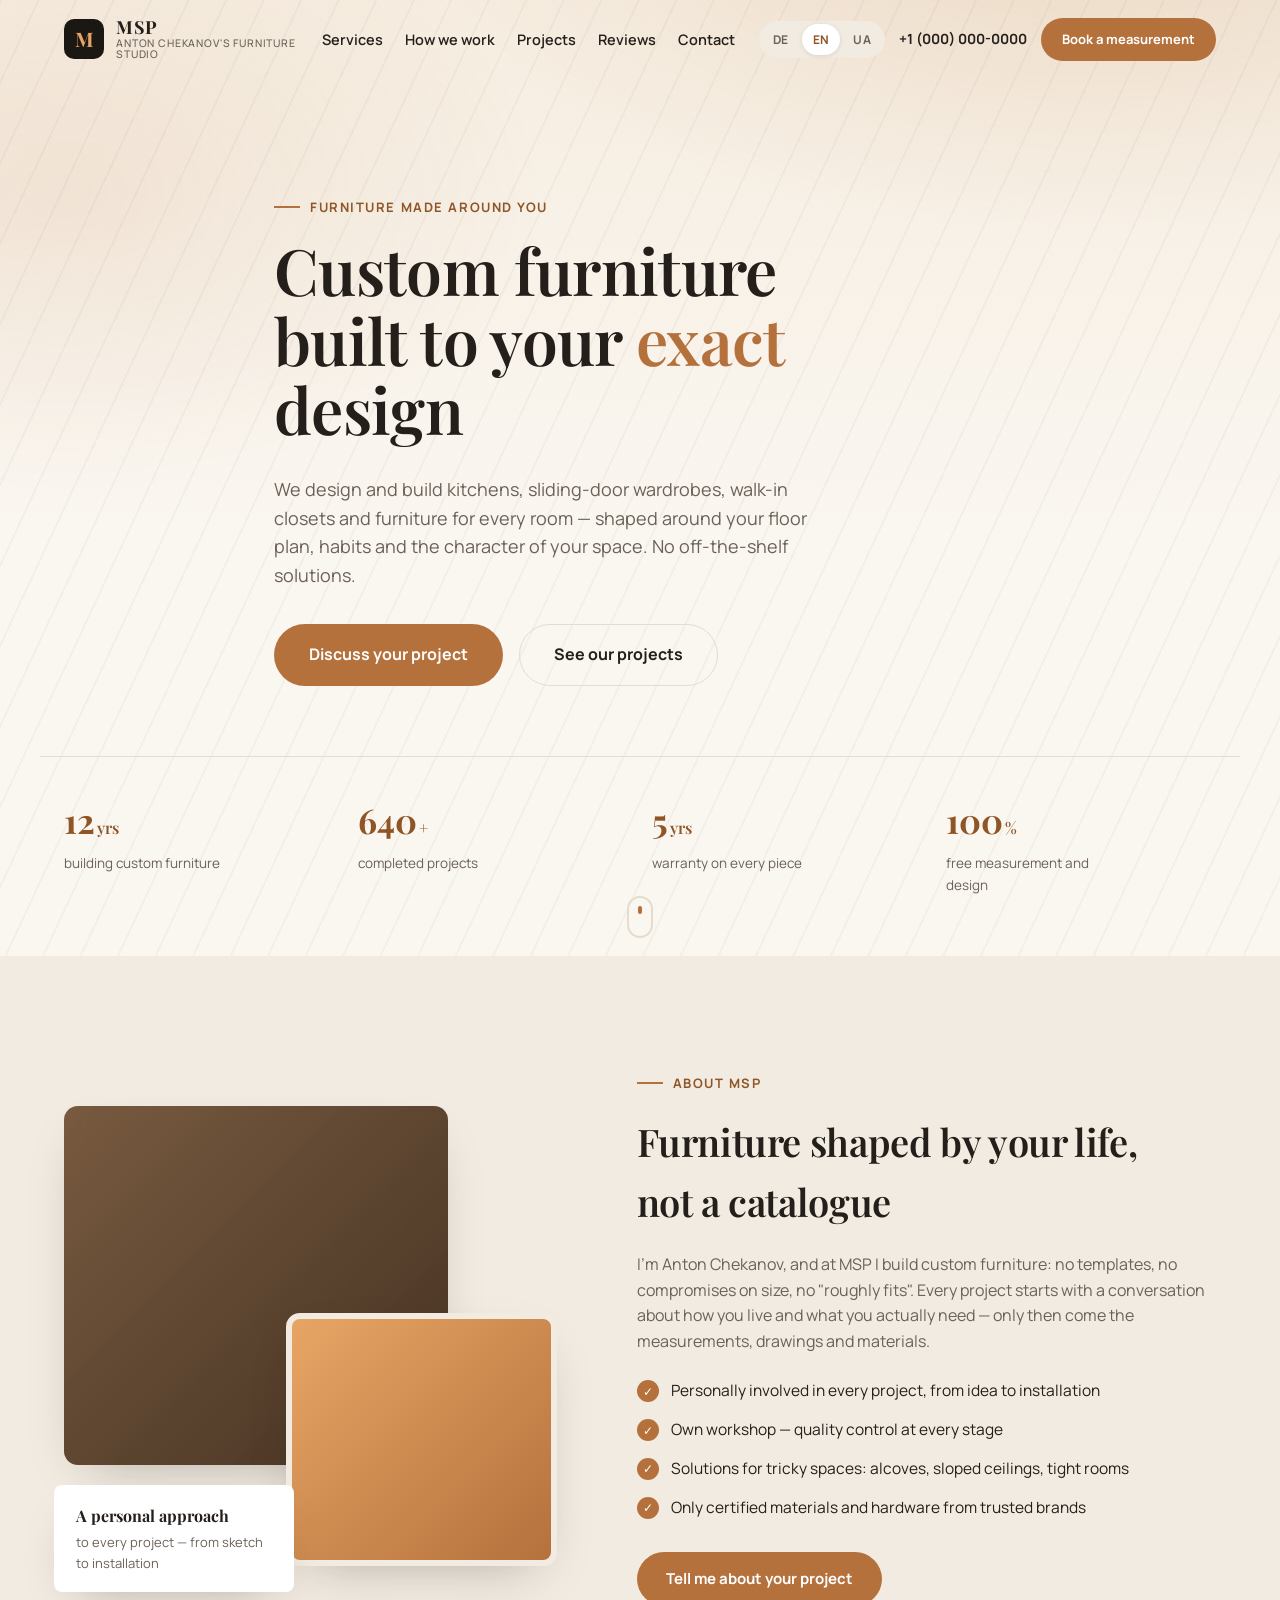
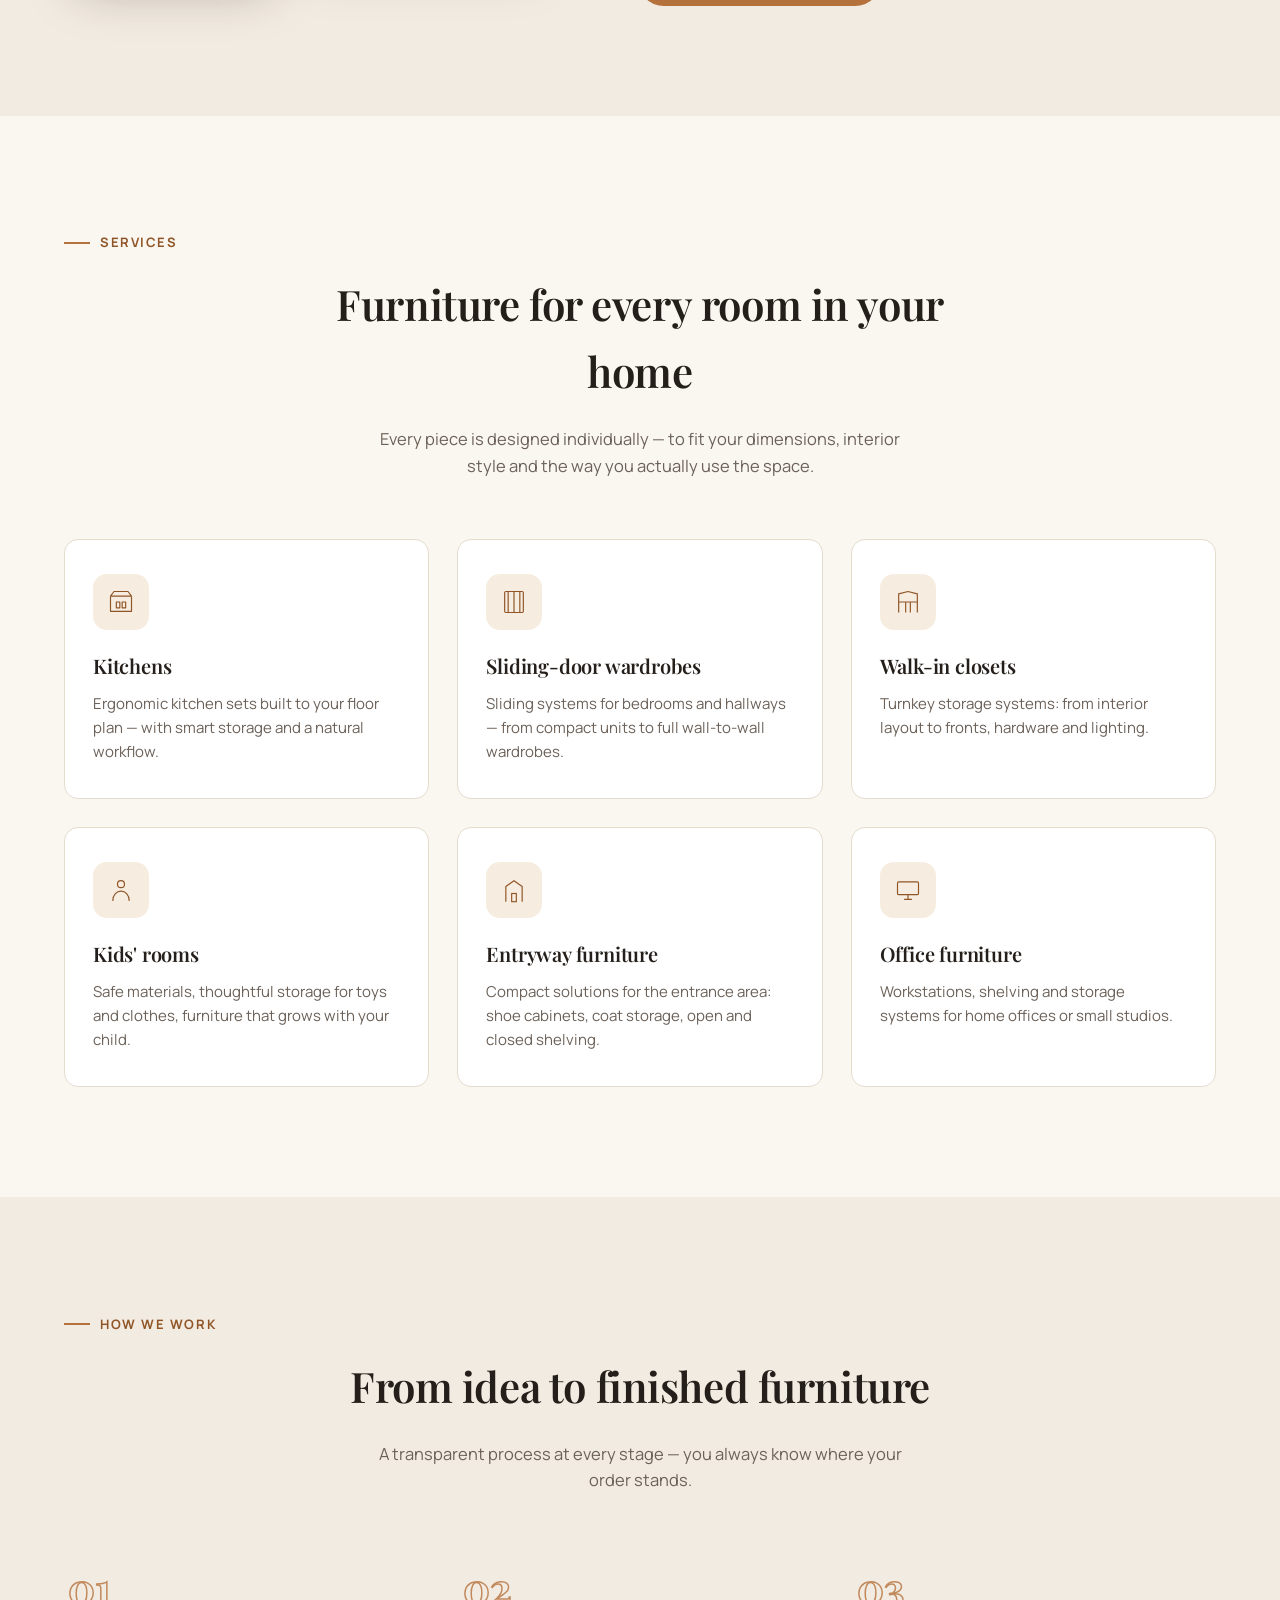
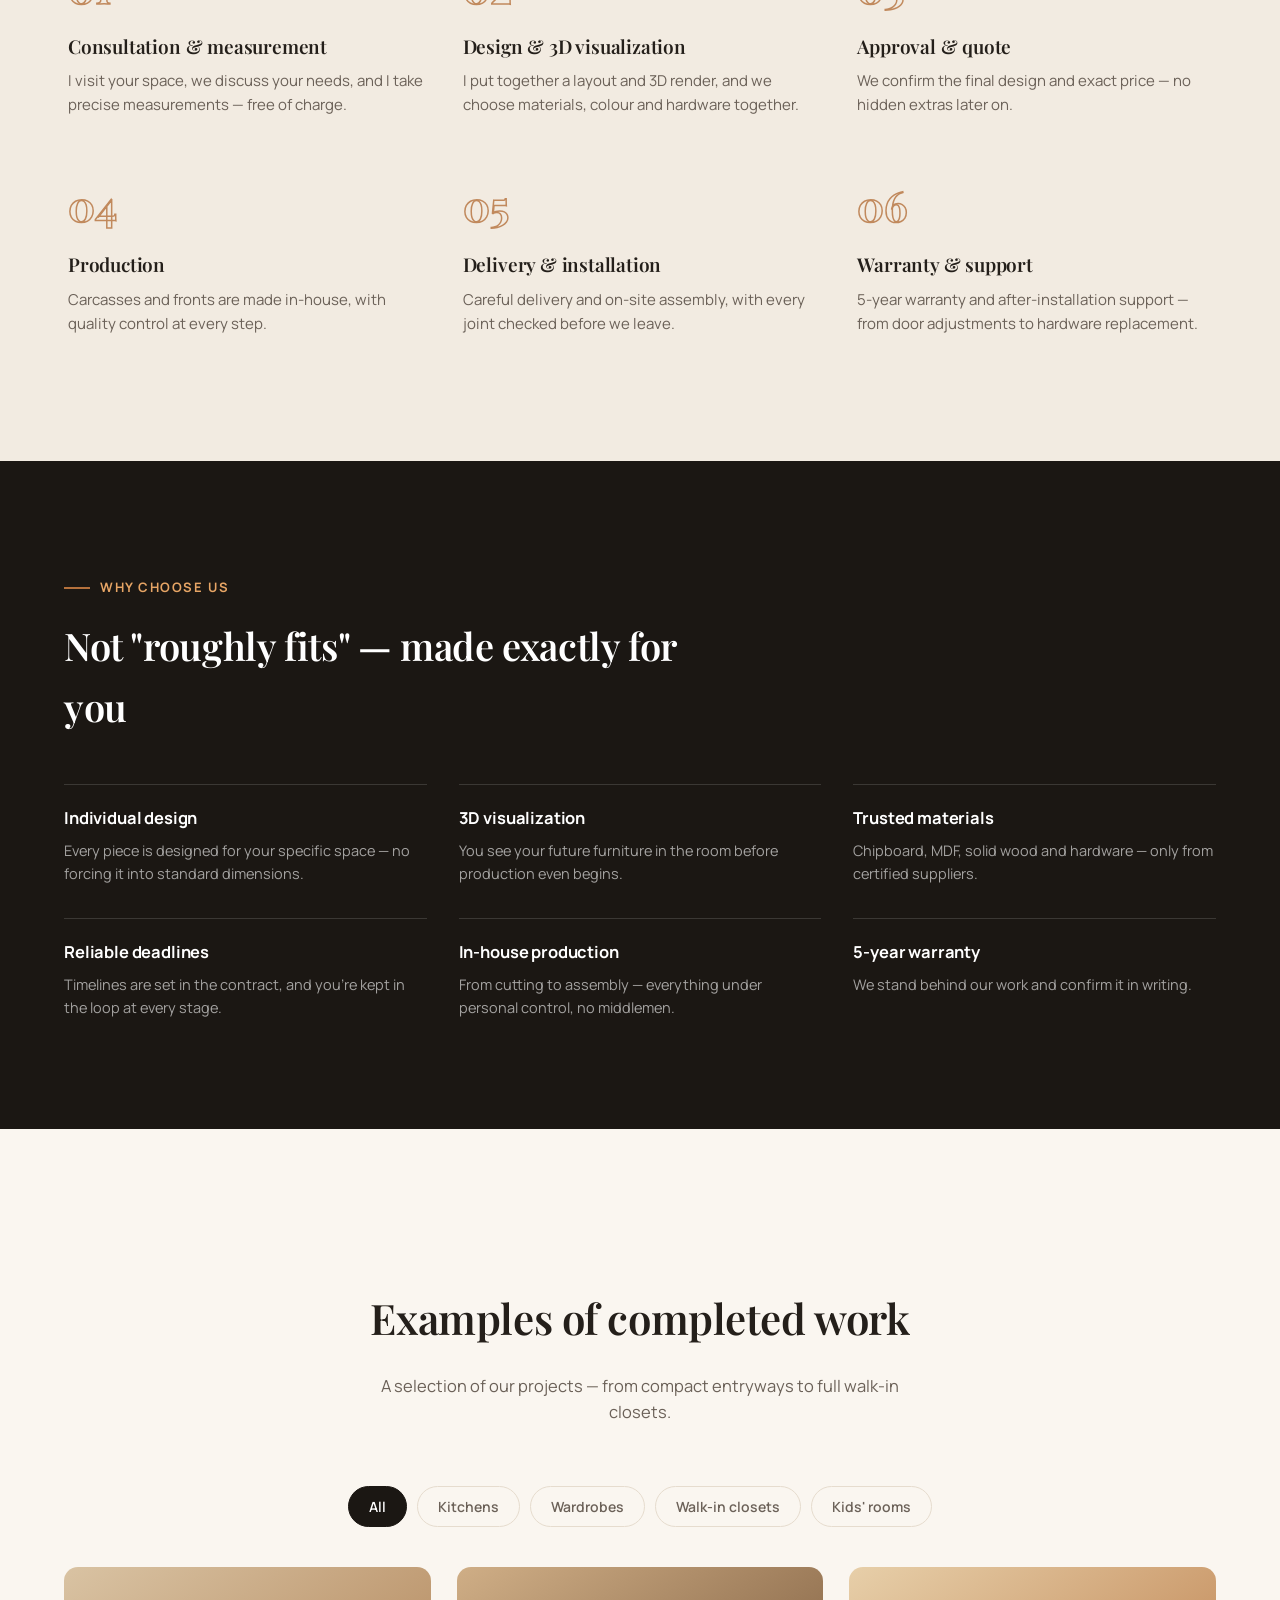
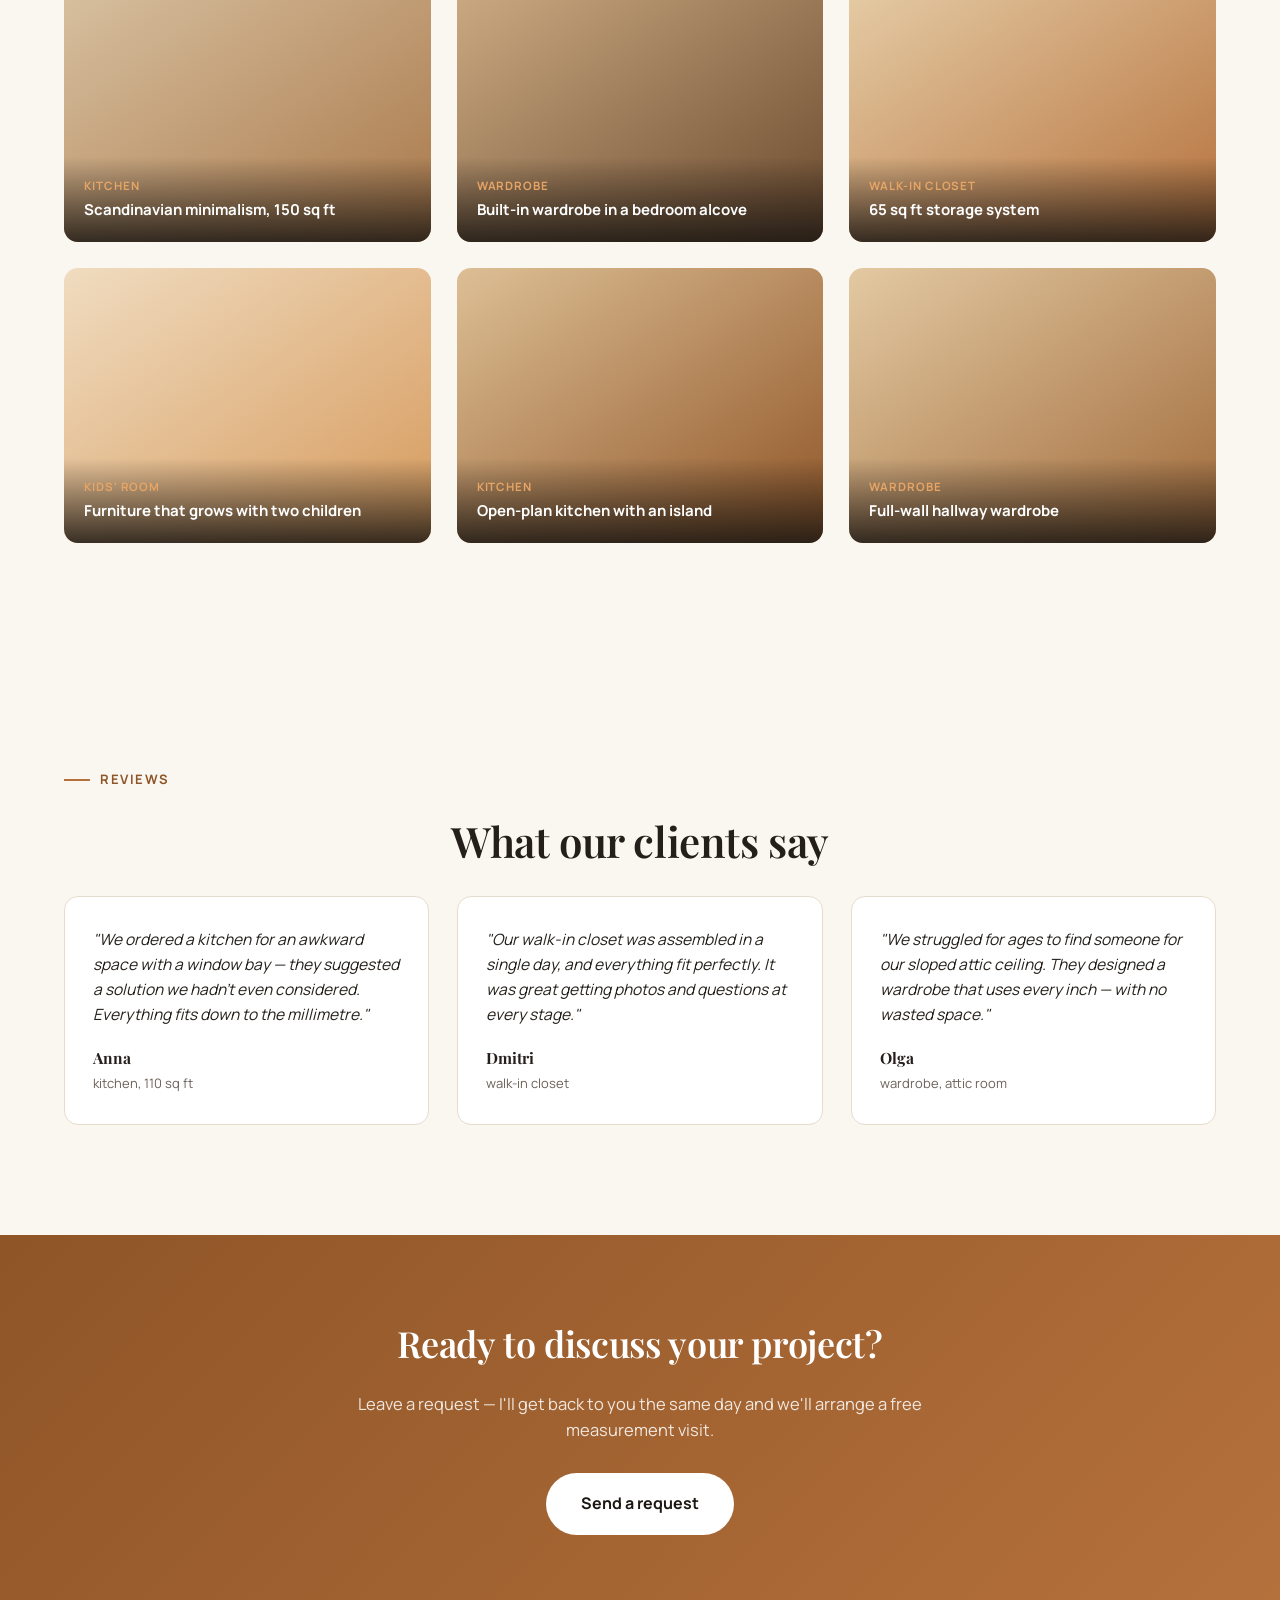
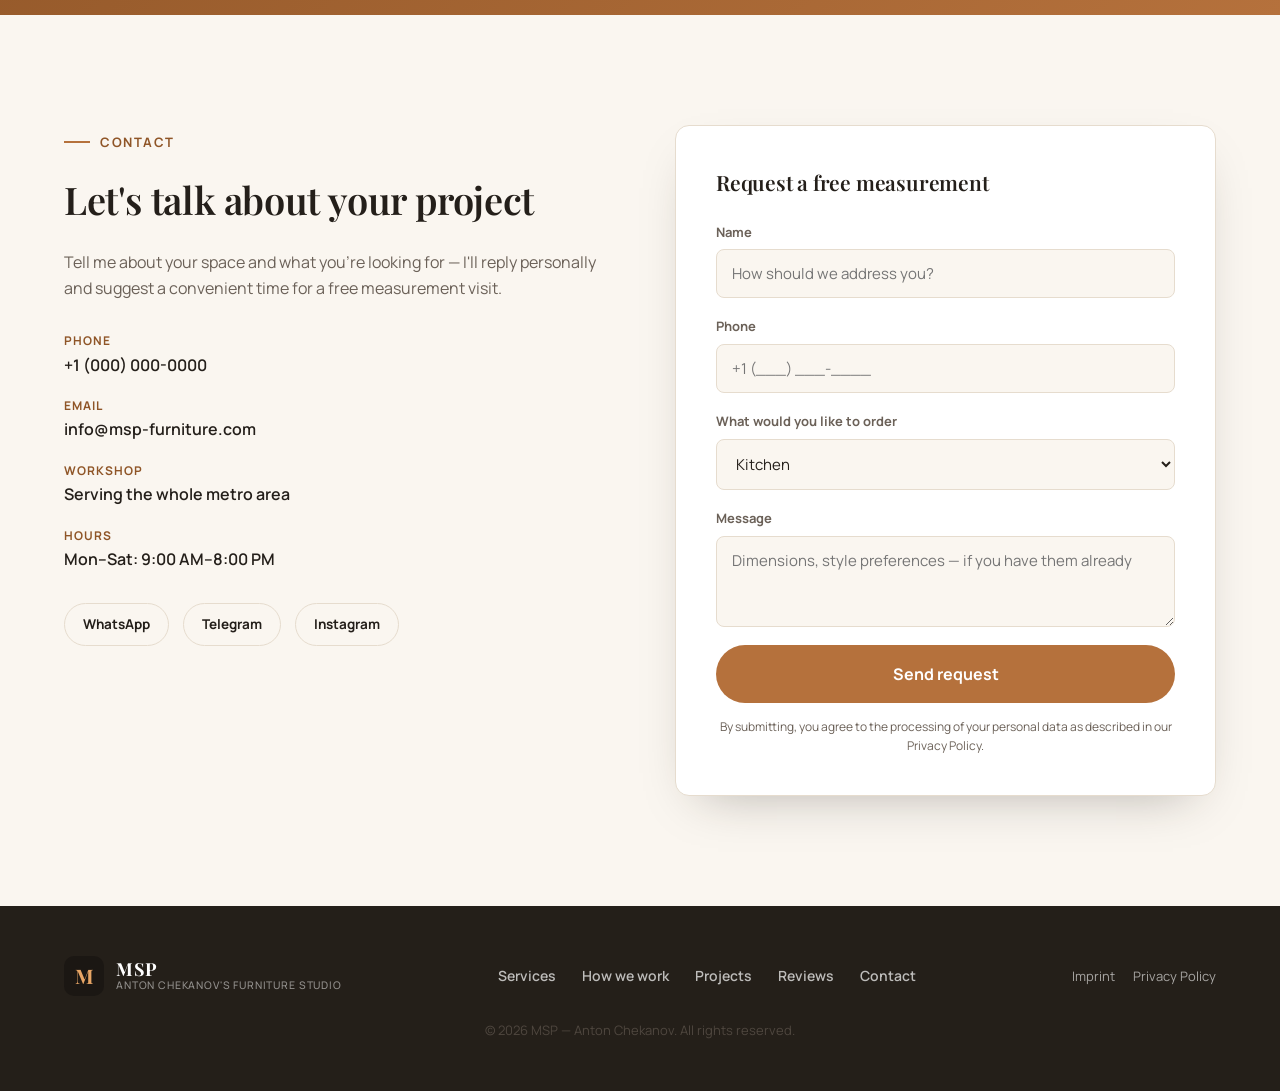
<file: en/index.html>
<!doctype html>
<html lang="en">
<head>
<meta charset="UTF-8">
<meta name="viewport" content="width=device-width, initial-scale=1.0">
<title>MSP — Anton Chekanov's Custom Furniture Studio</title>
<meta name="description" content="We design and build custom furniture: kitchens, sliding-door wardrobes, walk-in closets, kids' rooms, hallway furniture. Personal approach, precise measurement, installation and warranty.">
<link rel="icon" href="data:image/svg+xml,<svg xmlns=%22http://www.w3.org/2000/svg%22 viewBox=%220 0 100 100%22><rect width=%22100%22 height=%22100%22 rx=%2222%22 fill=%22%232b2620%22/><text x=%2250%22 y=%2266%22 font-size=%2258%22 font-family=%22Georgia,serif%22 fill=%22%23e7a565%22 text-anchor=%22middle%22>M</text></svg>">
<link rel="alternate" hreflang="de" href="../de/">
<link rel="alternate" hreflang="en" href="../en/">
<link rel="alternate" hreflang="uk" href="../uk/">
<link rel="alternate" hreflang="x-default" href="../en/">
<link rel="stylesheet" href="../css/style.css">
</head>
<body>

<div class="progress-bar" id="progressBar"></div>

<header class="site-header" id="siteHeader">
  <div class="container header-inner">
    <a href="#top" class="logo">
      <span class="logo-mark">M</span>
      <span class="logo-text">MSP<em>Anton Chekanov's furniture studio</em></span>
    </a>

    <nav class="main-nav" id="mainNav">
      <a href="#services">Services</a>
      <a href="#process">How we work</a>
      <a href="#works">Projects</a>
      <a href="#reviews">Reviews</a>
      <a href="#contacts">Contact</a>
    </nav>

    <div class="header-actions">
      <div class="lang-switch">
        <a href="../de/index.html" class="lang-link">DE</a>
        <a href="../en/index.html" class="lang-link is-active">EN</a>
        <a href="../uk/index.html" class="lang-link">UA</a>
      </div>
      <a href="tel:+10000000000" class="header-phone">+1 (000) 000-0000</a>
      <a href="#contacts" class="btn btn-primary btn-sm">Book a measurement</a>
      <button class="burger" id="burger" aria-label="Open menu" aria-expanded="false">
        <span></span><span></span><span></span>
      </button>
    </div>
  </div>
</header>

<main id="top">

  <!-- HERO -->
  <section class="hero">
    <div class="hero-bg" aria-hidden="true"></div>
    <div class="container hero-inner">
      <p class="eyebrow reveal">Furniture made around you</p>
      <h1 class="reveal">Custom furniture<br>built to your <span class="accent">exact</span><br>design</h1>
      <p class="hero-text reveal">We design and build kitchens, sliding-door wardrobes, walk-in closets and
        furniture for every room — shaped around your floor plan, habits and the character of your space.
        No off-the-shelf solutions.</p>
      <div class="hero-actions reveal">
        <a href="#contacts" class="btn btn-primary btn-lg">Discuss your project</a>
        <a href="#works" class="btn btn-ghost btn-lg">See our projects</a>
      </div>
    </div>
    <div class="hero-stats container reveal">
      <div class="stat"><span class="stat-num">12<small>yrs</small></span><span class="stat-label">building custom furniture</span></div>
      <div class="stat"><span class="stat-num">640<small>+</small></span><span class="stat-label">completed projects</span></div>
      <div class="stat"><span class="stat-num">5<small>yrs</small></span><span class="stat-label">warranty on every piece</span></div>
      <div class="stat"><span class="stat-num">100<small>%</small></span><span class="stat-label">free measurement and design</span></div>
    </div>
    <a href="#about" class="scroll-cue" aria-label="Scroll down"><span></span></a>
  </section>

  <!-- ABOUT -->
  <section class="about" id="about">
    <div class="container about-inner">
      <div class="about-visual reveal">
        <div class="visual-card visual-card-1"></div>
        <div class="visual-card visual-card-2"></div>
        <div class="visual-badge">
          <strong>A personal approach</strong>
          <span>to every project — from sketch to installation</span>
        </div>
      </div>
      <div class="about-content">
        <p class="eyebrow reveal">About MSP</p>
        <h2 class="reveal">Furniture shaped by your life, not a catalogue</h2>
        <p class="reveal">I'm Anton Chekanov, and at MSP I build custom furniture: no templates, no compromises on size, no "roughly fits".
          Every project starts with a conversation about how you live and what you actually need — only then
          come the measurements, drawings and materials.</p>
        <ul class="about-list reveal">
          <li><span class="check">✓</span>Personally involved in every project, from idea to installation</li>
          <li><span class="check">✓</span>Own workshop — quality control at every stage</li>
          <li><span class="check">✓</span>Solutions for tricky spaces: alcoves, sloped ceilings, tight rooms</li>
          <li><span class="check">✓</span>Only certified materials and hardware from trusted brands</li>
        </ul>
        <a href="#contacts" class="btn btn-primary reveal">Tell me about your project</a>
      </div>
    </div>
  </section>

  <!-- SERVICES -->
  <section class="services" id="services">
    <div class="container">
      <p class="eyebrow reveal center">Services</p>
      <h2 class="section-title reveal center">Furniture for every room in your home</h2>
      <p class="section-sub reveal center">Every piece is designed individually — to fit your dimensions,
        interior style and the way you actually use the space.</p>

      <div class="services-grid">
        <article class="service-card reveal">
          <div class="service-icon">
            <svg viewBox="0 0 48 48" fill="none"><path d="M6 14h36M6 14v26h36V14M6 14l6-8h24l6 8M16 24h6v10h-6zM26 24h6v10h-6z" stroke="currentColor" stroke-width="2" stroke-linejoin="round"/></svg>
          </div>
          <h3>Kitchens</h3>
          <p>Ergonomic kitchen sets built to your floor plan — with smart storage and a natural workflow.</p>
        </article>

        <article class="service-card reveal">
          <div class="service-icon">
            <svg viewBox="0 0 48 48" fill="none"><rect x="8" y="6" width="32" height="36" rx="2" stroke="currentColor" stroke-width="2"/><path d="M24 6v36M14 6v36M34 6v36" stroke="currentColor" stroke-width="2"/></svg>
          </div>
          <h3>Sliding-door wardrobes</h3>
          <p>Sliding systems for bedrooms and hallways — from compact units to full wall-to-wall wardrobes.</p>
        </article>

        <article class="service-card reveal">
          <div class="service-icon">
            <svg viewBox="0 0 48 48" fill="none"><path d="M8 42V10l16-4 16 4v32" stroke="currentColor" stroke-width="2" stroke-linejoin="round"/><path d="M8 24h32M20 24v18M28 24v18" stroke="currentColor" stroke-width="2"/></svg>
          </div>
          <h3>Walk-in closets</h3>
          <p>Turnkey storage systems: from interior layout to fronts, hardware and lighting.</p>
        </article>

        <article class="service-card reveal">
          <div class="service-icon">
            <svg viewBox="0 0 48 48" fill="none"><circle cx="24" cy="14" r="6" stroke="currentColor" stroke-width="2"/><path d="M10 42c0-9 6-16 14-16s14 7 14 16" stroke="currentColor" stroke-width="2" stroke-linecap="round"/></svg>
          </div>
          <h3>Kids' rooms</h3>
          <p>Safe materials, thoughtful storage for toys and clothes, furniture that grows with your child.</p>
        </article>

        <article class="service-card reveal">
          <div class="service-icon">
            <svg viewBox="0 0 48 48" fill="none"><path d="M10 44V18l14-10 14 10v26" stroke="currentColor" stroke-width="2" stroke-linejoin="round"/><rect x="20" y="30" width="8" height="14" stroke="currentColor" stroke-width="2"/></svg>
          </div>
          <h3>Entryway furniture</h3>
          <p>Compact solutions for the entrance area: shoe cabinets, coat storage, open and closed shelving.</p>
        </article>

        <article class="service-card reveal">
          <div class="service-icon">
            <svg viewBox="0 0 48 48" fill="none"><rect x="6" y="10" width="36" height="22" rx="2" stroke="currentColor" stroke-width="2"/><path d="M18 40h12M24 32v8" stroke="currentColor" stroke-width="2" stroke-linecap="round"/></svg>
          </div>
          <h3>Office furniture</h3>
          <p>Workstations, shelving and storage systems for home offices or small studios.</p>
        </article>
      </div>
    </div>
  </section>

  <!-- PROCESS -->
  <section class="process" id="process">
    <div class="container">
      <p class="eyebrow reveal center">How we work</p>
      <h2 class="section-title reveal center">From idea to finished furniture</h2>
      <p class="section-sub reveal center">A transparent process at every stage — you always know where your order stands.</p>

      <div class="process-steps">
        <div class="process-step reveal">
          <span class="step-num">01</span>
          <h3>Consultation & measurement</h3>
          <p>I visit your space, we discuss your needs, and I take precise measurements — free of charge.</p>
        </div>
        <div class="process-step reveal">
          <span class="step-num">02</span>
          <h3>Design & 3D visualization</h3>
          <p>I put together a layout and 3D render, and we choose materials, colour and hardware together.</p>
        </div>
        <div class="process-step reveal">
          <span class="step-num">03</span>
          <h3>Approval & quote</h3>
          <p>We confirm the final design and exact price — no hidden extras later on.</p>
        </div>
        <div class="process-step reveal">
          <span class="step-num">04</span>
          <h3>Production</h3>
          <p>Carcasses and fronts are made in-house, with quality control at every step.</p>
        </div>
        <div class="process-step reveal">
          <span class="step-num">05</span>
          <h3>Delivery & installation</h3>
          <p>Careful delivery and on-site assembly, with every joint checked before we leave.</p>
        </div>
        <div class="process-step reveal">
          <span class="step-num">06</span>
          <h3>Warranty & support</h3>
          <p>5-year warranty and after-installation support — from door adjustments to hardware replacement.</p>
        </div>
      </div>
    </div>
  </section>

  <!-- WHY US -->
  <section class="why">
    <div class="container why-inner">
      <div class="why-content">
        <p class="eyebrow reveal">Why choose us</p>
        <h2 class="reveal">Not "roughly fits" — made exactly for you</h2>
        <div class="why-grid">
          <div class="why-item reveal">
            <h4>Individual design</h4>
            <p>Every piece is designed for your specific space — no forcing it into standard dimensions.</p>
          </div>
          <div class="why-item reveal">
            <h4>3D visualization</h4>
            <p>You see your future furniture in the room before production even begins.</p>
          </div>
          <div class="why-item reveal">
            <h4>Trusted materials</h4>
            <p>Chipboard, MDF, solid wood and hardware — only from certified suppliers.</p>
          </div>
          <div class="why-item reveal">
            <h4>Reliable deadlines</h4>
            <p>Timelines are set in the contract, and you're kept in the loop at every stage.</p>
          </div>
          <div class="why-item reveal">
            <h4>In-house production</h4>
            <p>From cutting to assembly — everything under personal control, no middlemen.</p>
          </div>
          <div class="why-item reveal">
            <h4>5-year warranty</h4>
            <p>We stand behind our work and confirm it in writing.</p>
          </div>
        </div>
      </div>
    </div>
  </section>

  <!-- PORTFOLIO -->
  <section class="works" id="works">
    <div class="container">
      <p class="eyebrow reveal center">Projects</p>
      <h2 class="section-title reveal center">Examples of completed work</h2>
      <p class="section-sub reveal center">A selection of our projects — from compact entryways to full walk-in closets.</p>

      <div class="works-filter reveal center" role="tablist">
        <button class="filter-btn is-active" data-filter="all">All</button>
        <button class="filter-btn" data-filter="Kitchen">Kitchens</button>
        <button class="filter-btn" data-filter="Wardrobe">Wardrobes</button>
        <button class="filter-btn" data-filter="Closet">Walk-in closets</button>
        <button class="filter-btn" data-filter="Kids">Kids' rooms</button>
      </div>

      <div class="works-grid" id="worksGrid">
        <figure class="work-card reveal" data-category="Kitchen"><div class="work-thumb work-thumb-1"></div><figcaption><span>Kitchen</span>Scandinavian minimalism, 150 sq ft</figcaption></figure>
        <figure class="work-card reveal" data-category="Wardrobe"><div class="work-thumb work-thumb-2"></div><figcaption><span>Wardrobe</span>Built-in wardrobe in a bedroom alcove</figcaption></figure>
        <figure class="work-card reveal" data-category="Closet"><div class="work-thumb work-thumb-3"></div><figcaption><span>Walk-in closet</span>65 sq ft storage system</figcaption></figure>
        <figure class="work-card reveal" data-category="Kids"><div class="work-thumb work-thumb-4"></div><figcaption><span>Kids' room</span>Furniture that grows with two children</figcaption></figure>
        <figure class="work-card reveal" data-category="Kitchen"><div class="work-thumb work-thumb-5"></div><figcaption><span>Kitchen</span>Open-plan kitchen with an island</figcaption></figure>
        <figure class="work-card reveal" data-category="Wardrobe"><div class="work-thumb work-thumb-6"></div><figcaption><span>Wardrobe</span>Full-wall hallway wardrobe</figcaption></figure>
      </div>
    </div>
  </section>

  <!-- TESTIMONIALS -->
  <section class="reviews" id="reviews">
    <div class="container">
      <p class="eyebrow reveal center">Reviews</p>
      <h2 class="section-title reveal center">What our clients say</h2>

      <div class="reviews-grid">
        <blockquote class="review-card reveal">
          <p>"We ordered a kitchen for an awkward space with a window bay — they suggested a solution we
            hadn't even considered. Everything fits down to the millimetre."</p>
          <footer><strong>Anna</strong><span>kitchen, 110 sq ft</span></footer>
        </blockquote>
        <blockquote class="review-card reveal">
          <p>"Our walk-in closet was assembled in a single day, and everything fit perfectly. It was great
            getting photos and questions at every stage."</p>
          <footer><strong>Dmitri</strong><span>walk-in closet</span></footer>
        </blockquote>
        <blockquote class="review-card reveal">
          <p>"We struggled for ages to find someone for our sloped attic ceiling. They designed a wardrobe
            that uses every inch — with no wasted space."</p>
          <footer><strong>Olga</strong><span>wardrobe, attic room</span></footer>
        </blockquote>
      </div>
    </div>
  </section>

  <!-- CTA BANNER -->
  <section class="cta-banner">
    <div class="container cta-banner-inner reveal">
      <h2>Ready to discuss your project?</h2>
      <p>Leave a request — I'll get back to you the same day and we'll arrange a free measurement visit.</p>
      <a href="#contacts" class="btn btn-invert btn-lg">Send a request</a>
    </div>
  </section>

  <!-- CONTACTS -->
  <section class="contacts" id="contacts">
    <div class="container contacts-inner">
      <div class="contacts-info">
        <p class="eyebrow reveal">Contact</p>
        <h2 class="reveal">Let's talk about your project</h2>
        <p class="reveal">Tell me about your space and what you're looking for — I'll reply personally and
          suggest a convenient time for a free measurement visit.</p>

        <ul class="contacts-list reveal">
          <li>
            <span class="contact-label">Phone</span>
            <a href="tel:+10000000000">+1 (000) 000-0000</a>
          </li>
          <li>
            <span class="contact-label">Email</span>
            <a href="mailto:info@msp-furniture.com">info@msp-furniture.com</a>
          </li>
          <li>
            <span class="contact-label">Workshop</span>
            <span>Serving the whole metro area</span>
          </li>
          <li>
            <span class="contact-label">Hours</span>
            <span>Mon–Sat: 9:00 AM–8:00 PM</span>
          </li>
        </ul>

        <div class="social-row reveal">
          <a href="#" aria-label="WhatsApp">WhatsApp</a>
          <a href="#" aria-label="Telegram">Telegram</a>
          <a href="#" aria-label="Instagram">Instagram</a>
        </div>
      </div>

      <form class="contact-form reveal" id="contactForm" novalidate>
        <h3>Request a free measurement</h3>

        <div class="form-row">
          <label for="name">Name</label>
          <input type="text" id="name" name="name" placeholder="How should we address you?" required>
        </div>

        <div class="form-row">
          <label for="phone">Phone</label>
          <input type="tel" id="phone" name="phone" placeholder="+1 (___) ___-____" required>
        </div>

        <div class="form-row">
          <label for="type">What would you like to order</label>
          <select id="type" name="type">
            <option value="Kitchen">Kitchen</option>
            <option value="Wardrobe">Sliding-door wardrobe</option>
            <option value="Closet">Walk-in closet</option>
            <option value="Kids">Kids' room</option>
            <option value="Entryway">Entryway furniture</option>
            <option value="Other">Other</option>
          </select>
        </div>

        <div class="form-row">
          <label for="message">Message</label>
          <textarea id="message" name="message" rows="3" placeholder="Dimensions, style preferences — if you have them already"></textarea>
        </div>

        <button type="submit" class="btn btn-primary btn-lg btn-block">Send request</button>
        <p class="form-note">By submitting, you agree to the processing of your personal data as described in our <a href="datenschutz.html">Privacy Policy</a>.</p>

        <div class="form-success" id="formSuccess" role="status">
          Thank you! Your request has been sent — I'll be in touch shortly.
        </div>
      </form>
    </div>
  </section>

</main>

<footer class="site-footer">
  <div class="container footer-inner">
    <a href="#top" class="logo logo-footer">
      <span class="logo-mark">M</span>
      <span class="logo-text">MSP<em>Anton Chekanov's furniture studio</em></span>
    </a>

    <nav class="footer-nav">
      <a href="#services">Services</a>
      <a href="#process">How we work</a>
      <a href="#works">Projects</a>
      <a href="#reviews">Reviews</a>
      <a href="#contacts">Contact</a>
    </nav>

    <nav class="legal-footer-links">
      <a href="impressum.html">Imprint</a>
      <a href="datenschutz.html">Privacy Policy</a>
    </nav>

    <p class="footer-copy">© <span id="year"></span> MSP — Anton Chekanov. All rights reserved.</p>
  </div>
</footer>

<script src="../js/script.js"></script>
</body>
</html>
</file>
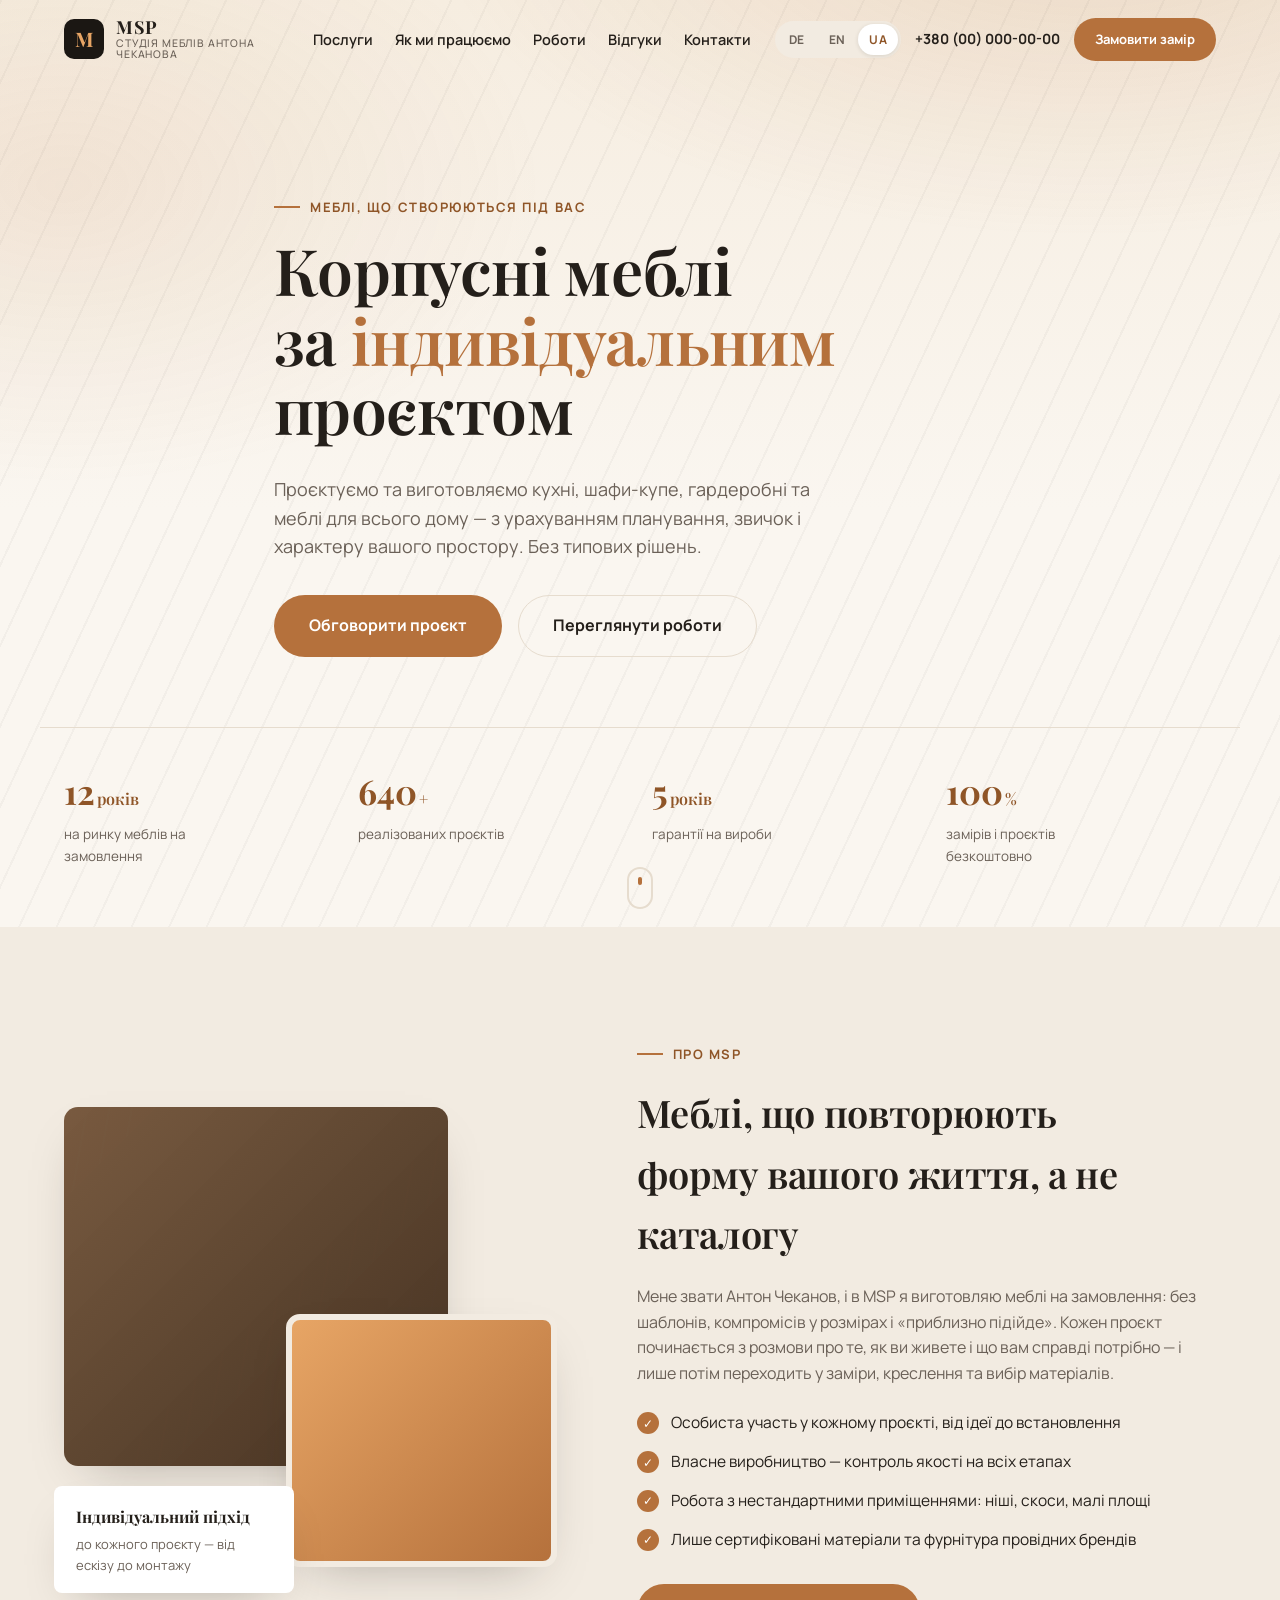
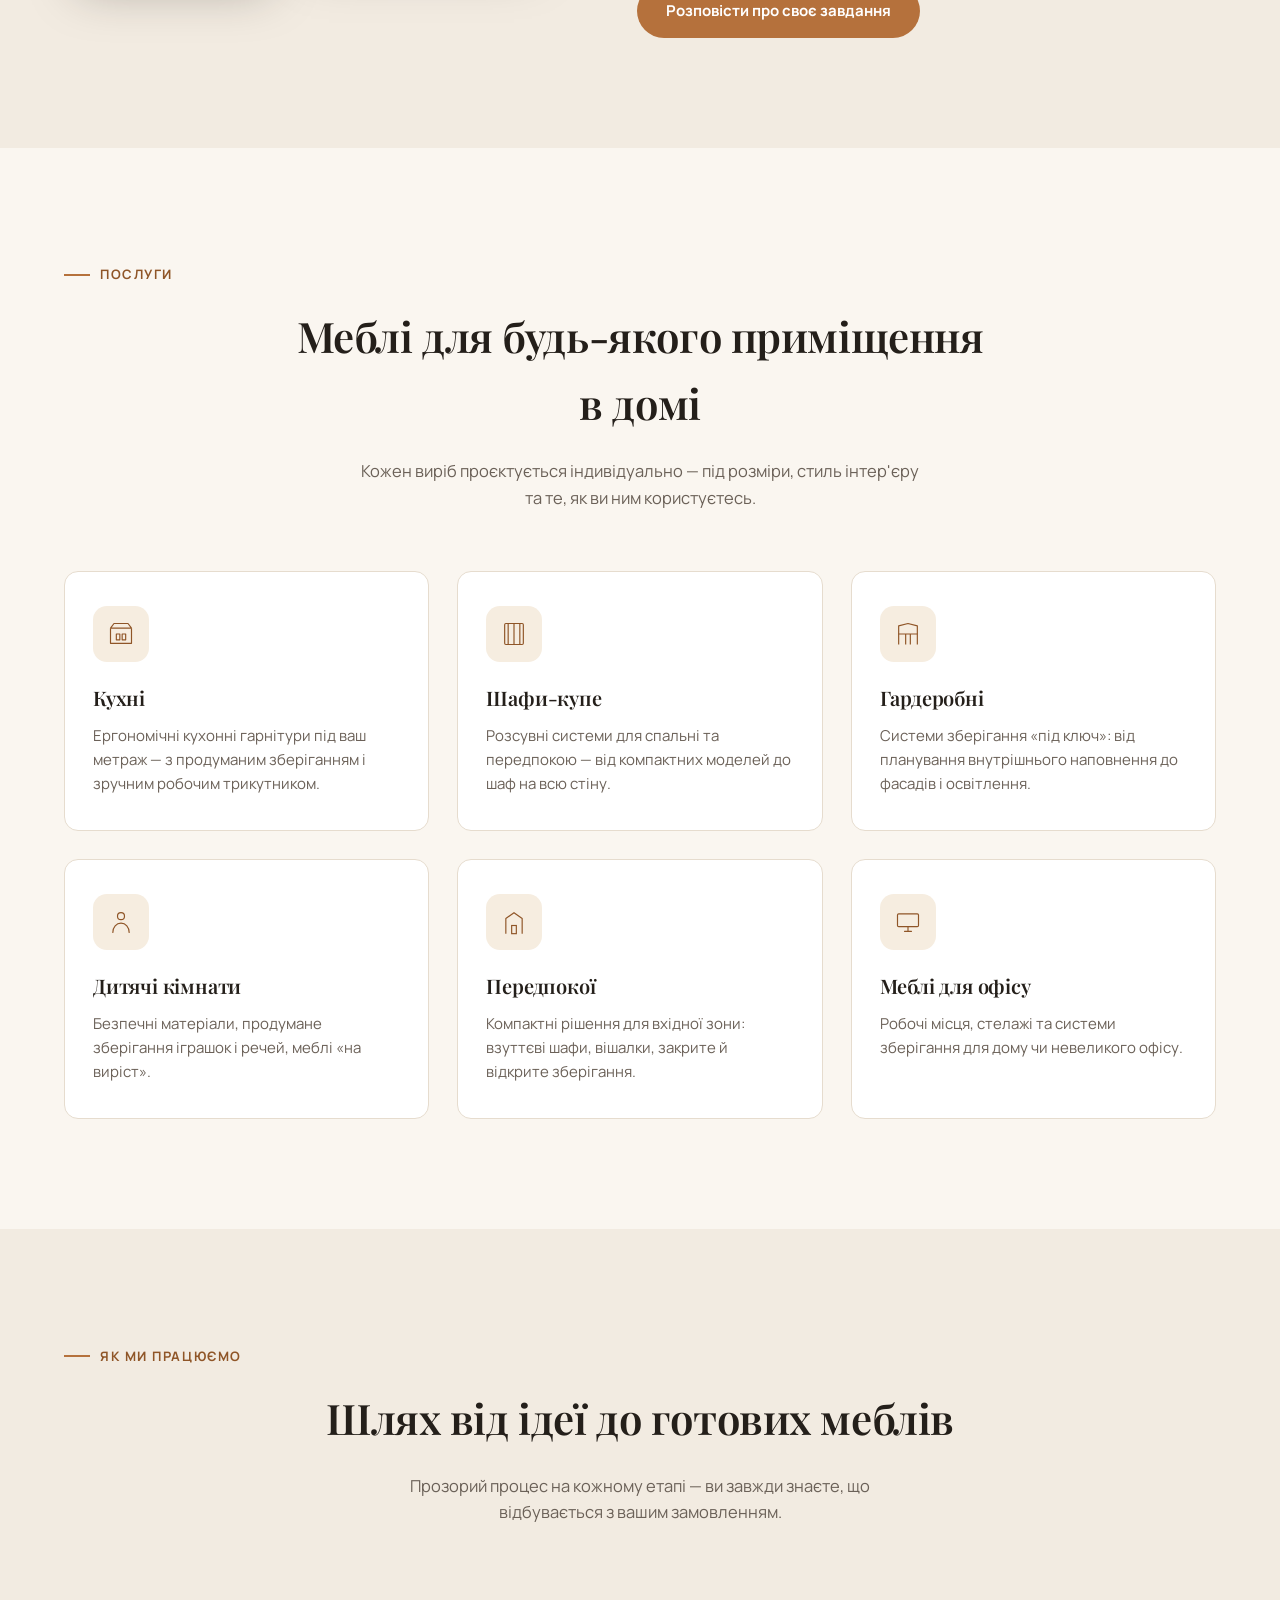
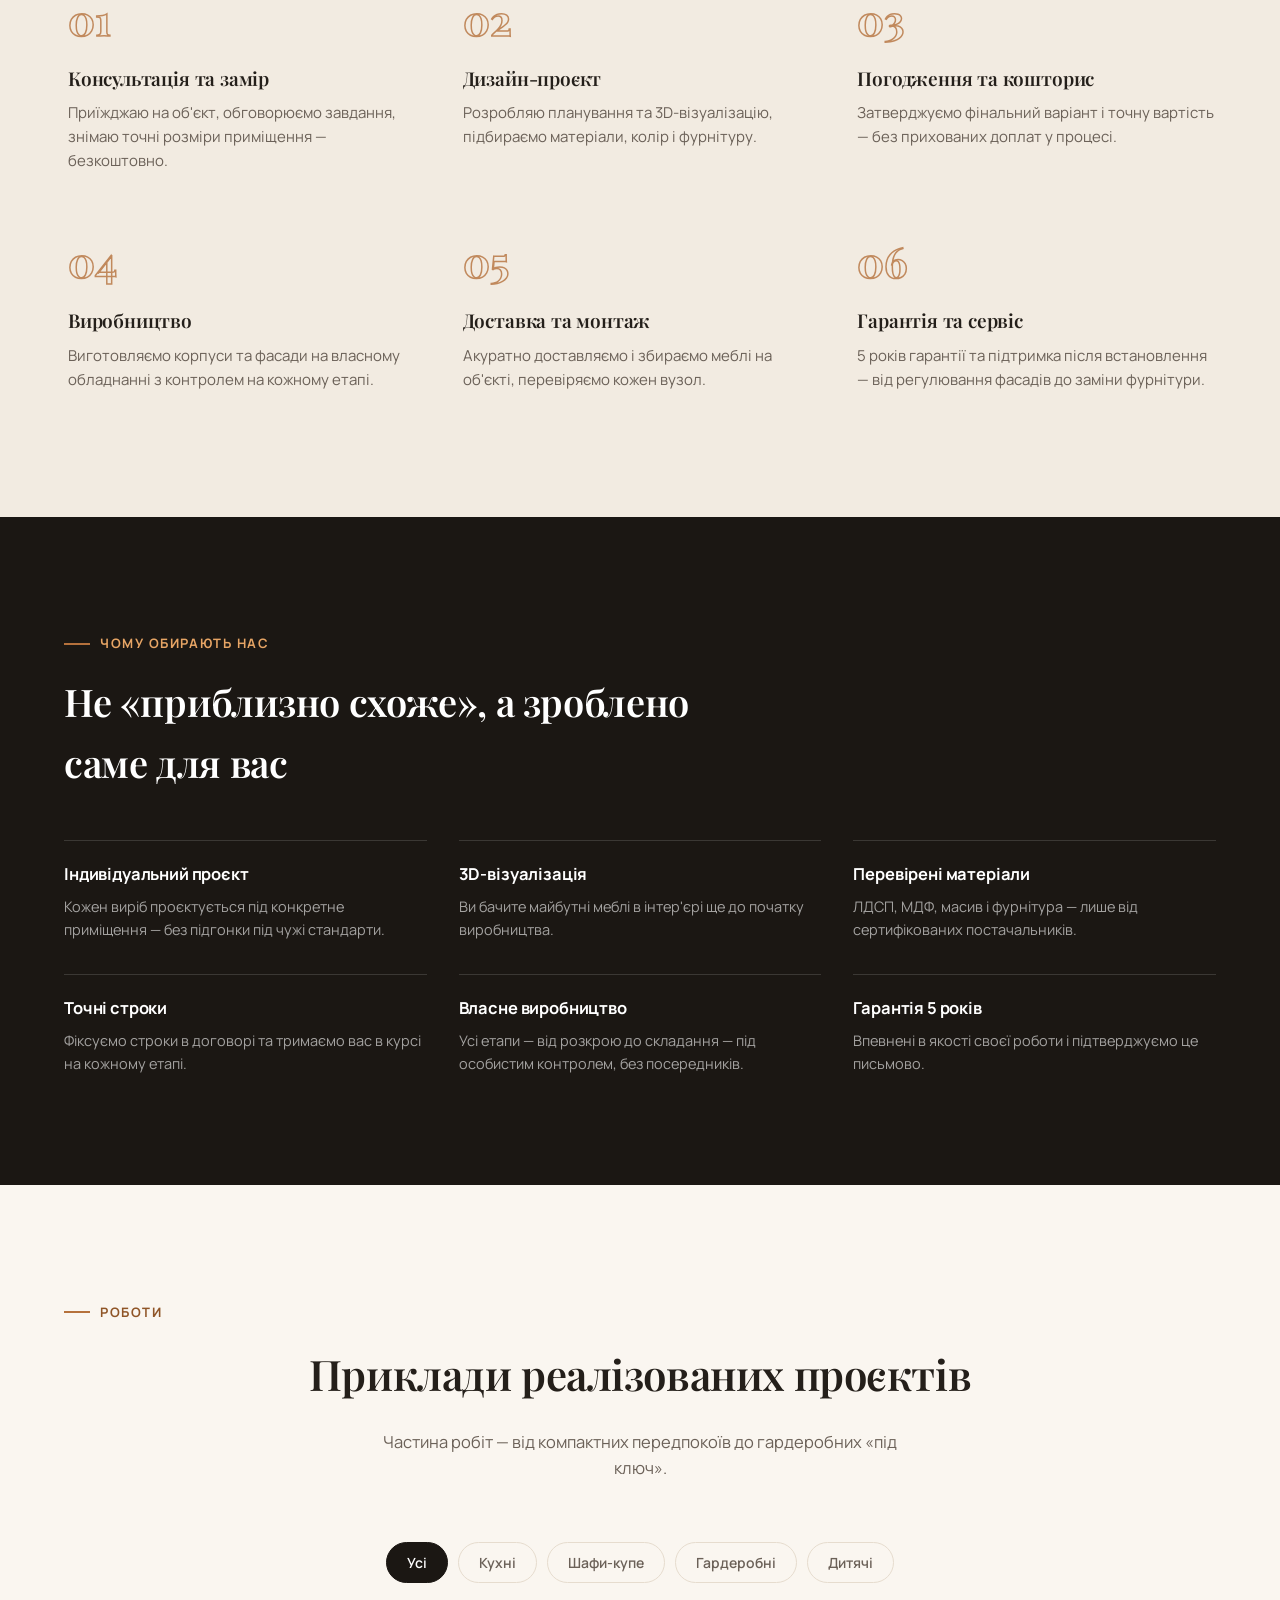
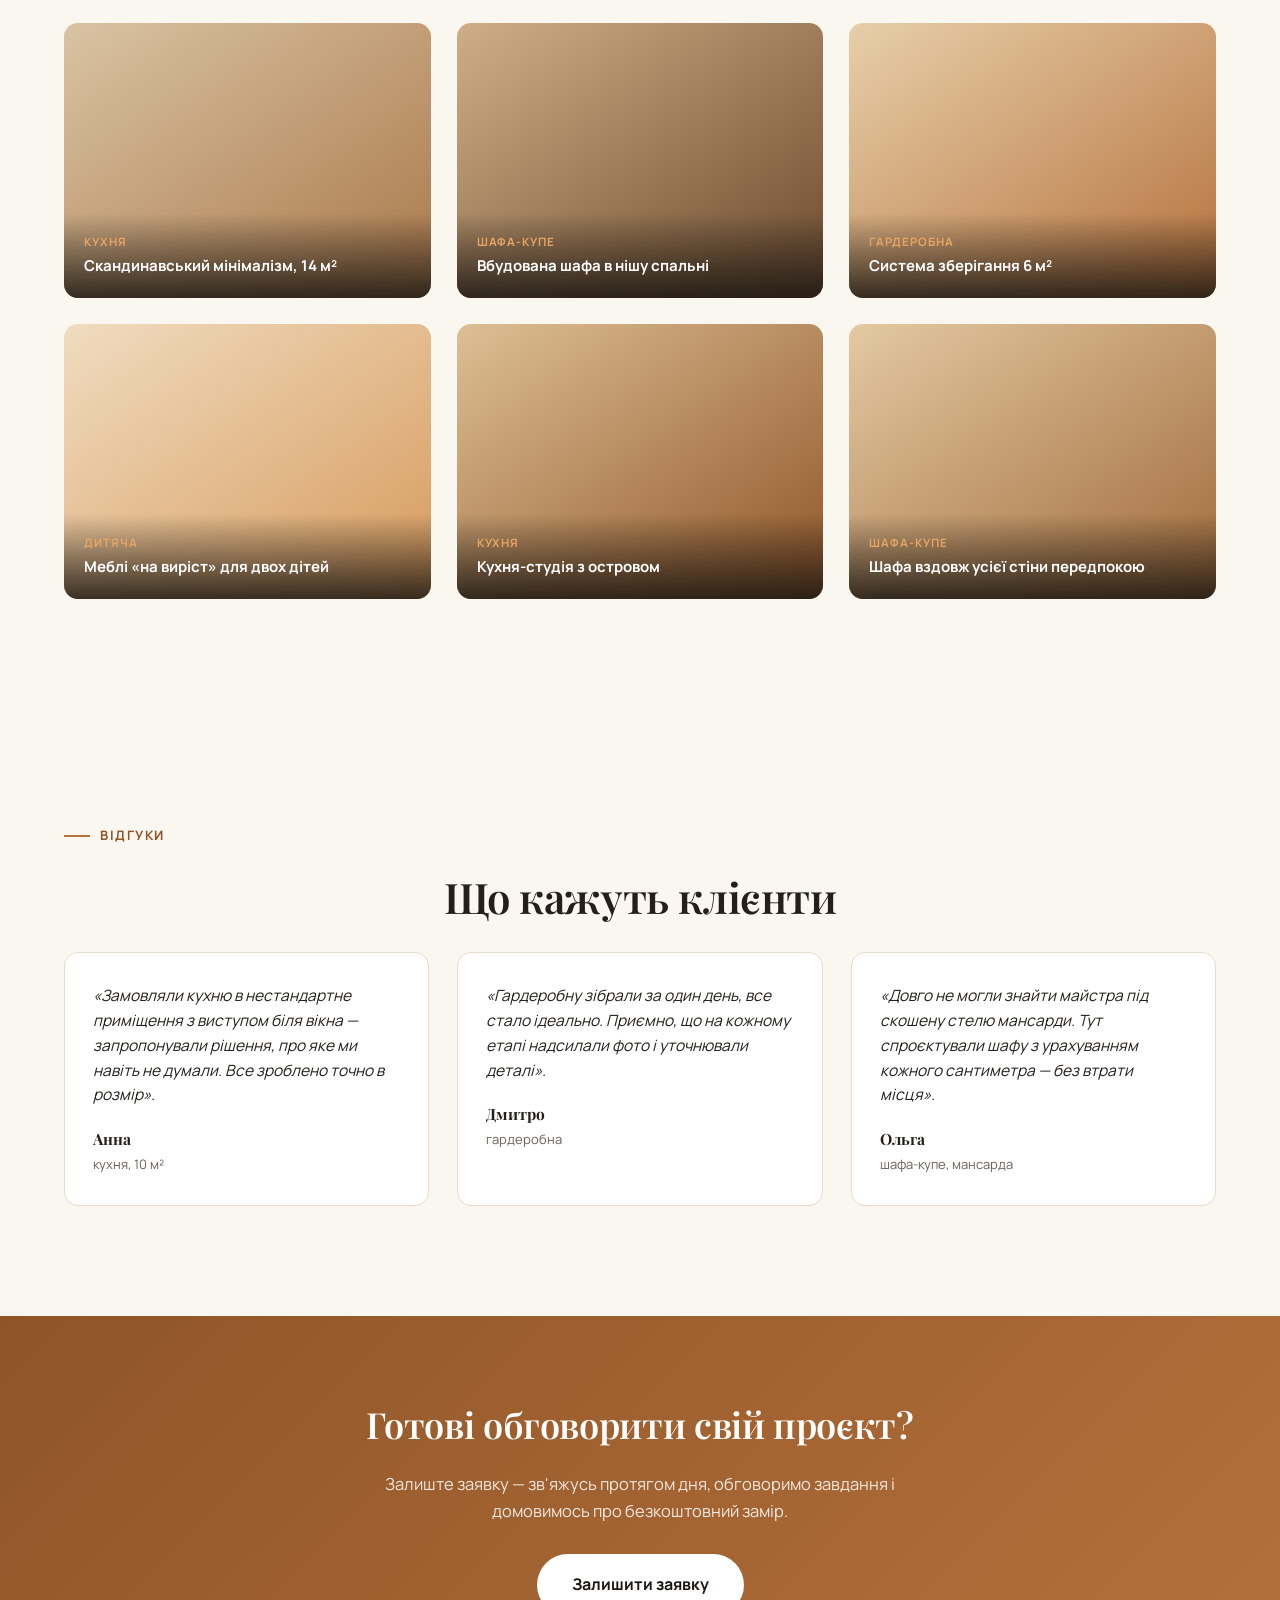
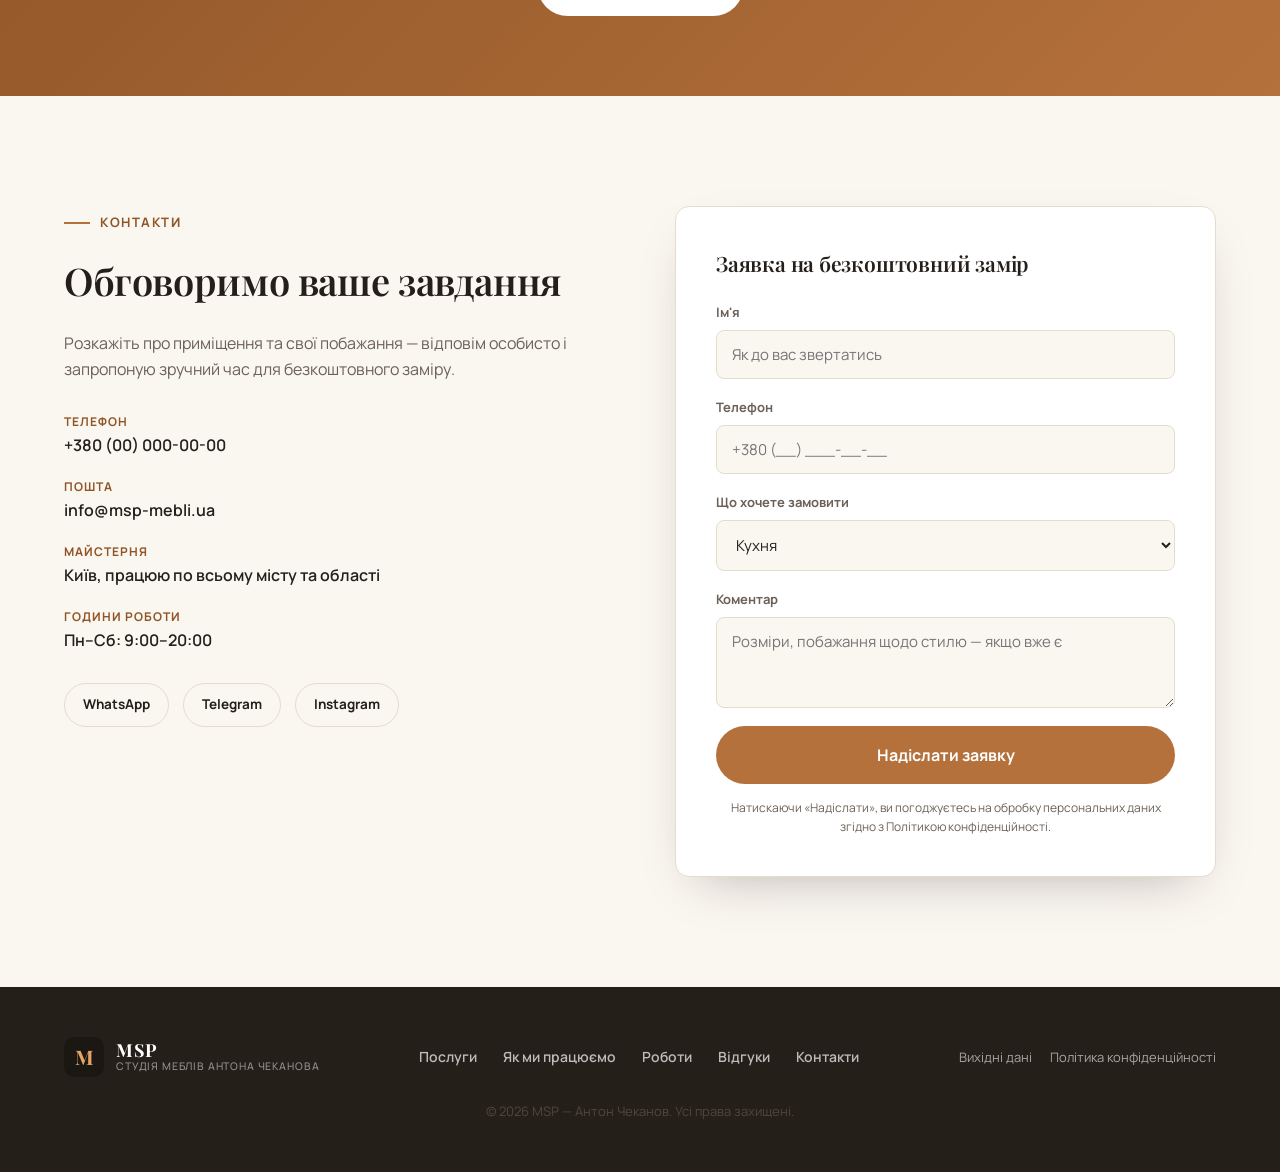
<file: uk/index.html>
<!doctype html>
<html lang="uk">
<head>
<meta charset="UTF-8">
<meta name="viewport" content="width=device-width, initial-scale=1.0">
<title>MSP — студія корпусних меблів Антона Чеканова</title>
<meta name="description" content="Проєктуємо та виготовляємо меблі на замовлення: кухні, шафи-купе, гардеробні, дитячі кімнати, передпокої. Індивідуальний підхід, точні заміри, монтаж і гарантія.">
<link rel="icon" href="data:image/svg+xml,<svg xmlns=%22http://www.w3.org/2000/svg%22 viewBox=%220 0 100 100%22><rect width=%22100%22 height=%22100%22 rx=%2222%22 fill=%22%232b2620%22/><text x=%2250%22 y=%2266%22 font-size=%2258%22 font-family=%22Georgia,serif%22 fill=%22%23e7a565%22 text-anchor=%22middle%22>M</text></svg>">
<link rel="alternate" hreflang="de" href="../de/">
<link rel="alternate" hreflang="en" href="../en/">
<link rel="alternate" hreflang="uk" href="../uk/">
<link rel="alternate" hreflang="x-default" href="../en/">
<link rel="stylesheet" href="../css/style.css">
</head>
<body>

<div class="progress-bar" id="progressBar"></div>

<header class="site-header" id="siteHeader">
  <div class="container header-inner">
    <a href="#top" class="logo">
      <span class="logo-mark">M</span>
      <span class="logo-text">MSP<em>студія меблів Антона Чеканова</em></span>
    </a>

    <nav class="main-nav" id="mainNav">
      <a href="#services">Послуги</a>
      <a href="#process">Як ми працюємо</a>
      <a href="#works">Роботи</a>
      <a href="#reviews">Відгуки</a>
      <a href="#contacts">Контакти</a>
    </nav>

    <div class="header-actions">
      <div class="lang-switch">
        <a href="../de/index.html" class="lang-link">DE</a>
        <a href="../en/index.html" class="lang-link">EN</a>
        <a href="../uk/index.html" class="lang-link is-active">UA</a>
      </div>
      <a href="tel:+380000000000" class="header-phone">+380 (00) 000-00-00</a>
      <a href="#contacts" class="btn btn-primary btn-sm">Замовити замір</a>
      <button class="burger" id="burger" aria-label="Відкрити меню" aria-expanded="false">
        <span></span><span></span><span></span>
      </button>
    </div>
  </div>
</header>

<main id="top">

  <!-- HERO -->
  <section class="hero">
    <div class="hero-bg" aria-hidden="true"></div>
    <div class="container hero-inner">
      <p class="eyebrow reveal">Меблі, що створюються під вас</p>
      <h1 class="reveal">Корпусні меблі<br>за <span class="accent">індивідуальним</span><br>проєктом</h1>
      <p class="hero-text reveal">Проєктуємо та виготовляємо кухні, шафи-купе, гардеробні та меблі
        для всього дому — з урахуванням планування, звичок і характеру вашого простору. Без типових рішень.</p>
      <div class="hero-actions reveal">
        <a href="#contacts" class="btn btn-primary btn-lg">Обговорити проєкт</a>
        <a href="#works" class="btn btn-ghost btn-lg">Переглянути роботи</a>
      </div>
    </div>
    <div class="hero-stats container reveal">
      <div class="stat"><span class="stat-num">12<small>років</small></span><span class="stat-label">на ринку меблів на замовлення</span></div>
      <div class="stat"><span class="stat-num">640<small>+</small></span><span class="stat-label">реалізованих проєктів</span></div>
      <div class="stat"><span class="stat-num">5<small>років</small></span><span class="stat-label">гарантії на вироби</span></div>
      <div class="stat"><span class="stat-num">100<small>%</small></span><span class="stat-label">замірів і проєктів безкоштовно</span></div>
    </div>
    <a href="#about" class="scroll-cue" aria-label="Прогорнути вниз"><span></span></a>
  </section>

  <!-- ABOUT -->
  <section class="about" id="about">
    <div class="container about-inner">
      <div class="about-visual reveal">
        <div class="visual-card visual-card-1"></div>
        <div class="visual-card visual-card-2"></div>
        <div class="visual-badge">
          <strong>Індивідуальний підхід</strong>
          <span>до кожного проєкту — від ескізу до монтажу</span>
        </div>
      </div>
      <div class="about-content">
        <p class="eyebrow reveal">Про MSP</p>
        <h2 class="reveal">Меблі, що повторюють форму вашого життя, а не каталогу</h2>
        <p class="reveal">Мене звати Антон Чеканов, і в MSP я виготовляю меблі на замовлення: без шаблонів, компромісів у розмірах і «приблизно
          підійде». Кожен проєкт починається з розмови про те, як ви живете і що вам справді потрібно —
          і лише потім переходить у заміри, креслення та вибір матеріалів.</p>
        <ul class="about-list reveal">
          <li><span class="check">✓</span>Особиста участь у кожному проєкті, від ідеї до встановлення</li>
          <li><span class="check">✓</span>Власне виробництво — контроль якості на всіх етапах</li>
          <li><span class="check">✓</span>Робота з нестандартними приміщеннями: ніші, скоси, малі площі</li>
          <li><span class="check">✓</span>Лише сертифіковані матеріали та фурнітура провідних брендів</li>
        </ul>
        <a href="#contacts" class="btn btn-primary reveal">Розповісти про своє завдання</a>
      </div>
    </div>
  </section>

  <!-- SERVICES -->
  <section class="services" id="services">
    <div class="container">
      <p class="eyebrow reveal center">Послуги</p>
      <h2 class="section-title reveal center">Меблі для будь-якого приміщення в домі</h2>
      <p class="section-sub reveal center">Кожен виріб проєктується індивідуально — під розміри, стиль
        інтер'єру та те, як ви ним користуєтесь.</p>

      <div class="services-grid">
        <article class="service-card reveal">
          <div class="service-icon">
            <svg viewBox="0 0 48 48" fill="none"><path d="M6 14h36M6 14v26h36V14M6 14l6-8h24l6 8M16 24h6v10h-6zM26 24h6v10h-6z" stroke="currentColor" stroke-width="2" stroke-linejoin="round"/></svg>
          </div>
          <h3>Кухні</h3>
          <p>Ергономічні кухонні гарнітури під ваш метраж — з продуманим зберіганням і зручним робочим трикутником.</p>
        </article>

        <article class="service-card reveal">
          <div class="service-icon">
            <svg viewBox="0 0 48 48" fill="none"><rect x="8" y="6" width="32" height="36" rx="2" stroke="currentColor" stroke-width="2"/><path d="M24 6v36M14 6v36M34 6v36" stroke="currentColor" stroke-width="2"/></svg>
          </div>
          <h3>Шафи-купе</h3>
          <p>Розсувні системи для спальні та передпокою — від компактних моделей до шаф на всю стіну.</p>
        </article>

        <article class="service-card reveal">
          <div class="service-icon">
            <svg viewBox="0 0 48 48" fill="none"><path d="M8 42V10l16-4 16 4v32" stroke="currentColor" stroke-width="2" stroke-linejoin="round"/><path d="M8 24h32M20 24v18M28 24v18" stroke="currentColor" stroke-width="2"/></svg>
          </div>
          <h3>Гардеробні</h3>
          <p>Системи зберігання «під ключ»: від планування внутрішнього наповнення до фасадів і освітлення.</p>
        </article>

        <article class="service-card reveal">
          <div class="service-icon">
            <svg viewBox="0 0 48 48" fill="none"><circle cx="24" cy="14" r="6" stroke="currentColor" stroke-width="2"/><path d="M10 42c0-9 6-16 14-16s14 7 14 16" stroke="currentColor" stroke-width="2" stroke-linecap="round"/></svg>
          </div>
          <h3>Дитячі кімнати</h3>
          <p>Безпечні матеріали, продумане зберігання іграшок і речей, меблі «на виріст».</p>
        </article>

        <article class="service-card reveal">
          <div class="service-icon">
            <svg viewBox="0 0 48 48" fill="none"><path d="M10 44V18l14-10 14 10v26" stroke="currentColor" stroke-width="2" stroke-linejoin="round"/><rect x="20" y="30" width="8" height="14" stroke="currentColor" stroke-width="2"/></svg>
          </div>
          <h3>Передпокої</h3>
          <p>Компактні рішення для вхідної зони: взуттєві шафи, вішалки, закрите й відкрите зберігання.</p>
        </article>

        <article class="service-card reveal">
          <div class="service-icon">
            <svg viewBox="0 0 48 48" fill="none"><rect x="6" y="10" width="36" height="22" rx="2" stroke="currentColor" stroke-width="2"/><path d="M18 40h12M24 32v8" stroke="currentColor" stroke-width="2" stroke-linecap="round"/></svg>
          </div>
          <h3>Меблі для офісу</h3>
          <p>Робочі місця, стелажі та системи зберігання для дому чи невеликого офісу.</p>
        </article>
      </div>
    </div>
  </section>

  <!-- PROCESS -->
  <section class="process" id="process">
    <div class="container">
      <p class="eyebrow reveal center">Як ми працюємо</p>
      <h2 class="section-title reveal center">Шлях від ідеї до готових меблів</h2>
      <p class="section-sub reveal center">Прозорий процес на кожному етапі — ви завжди знаєте, що відбувається з вашим замовленням.</p>

      <div class="process-steps">
        <div class="process-step reveal">
          <span class="step-num">01</span>
          <h3>Консультація та замір</h3>
          <p>Приїжджаю на об'єкт, обговорюємо завдання, знімаю точні розміри приміщення — безкоштовно.</p>
        </div>
        <div class="process-step reveal">
          <span class="step-num">02</span>
          <h3>Дизайн-проєкт</h3>
          <p>Розробляю планування та 3D-візуалізацію, підбираємо матеріали, колір і фурнітуру.</p>
        </div>
        <div class="process-step reveal">
          <span class="step-num">03</span>
          <h3>Погодження та кошторис</h3>
          <p>Затверджуємо фінальний варіант і точну вартість — без прихованих доплат у процесі.</p>
        </div>
        <div class="process-step reveal">
          <span class="step-num">04</span>
          <h3>Виробництво</h3>
          <p>Виготовляємо корпуси та фасади на власному обладнанні з контролем на кожному етапі.</p>
        </div>
        <div class="process-step reveal">
          <span class="step-num">05</span>
          <h3>Доставка та монтаж</h3>
          <p>Акуратно доставляємо і збираємо меблі на об'єкті, перевіряємо кожен вузол.</p>
        </div>
        <div class="process-step reveal">
          <span class="step-num">06</span>
          <h3>Гарантія та сервіс</h3>
          <p>5 років гарантії та підтримка після встановлення — від регулювання фасадів до заміни фурнітури.</p>
        </div>
      </div>
    </div>
  </section>

  <!-- WHY US -->
  <section class="why">
    <div class="container why-inner">
      <div class="why-content">
        <p class="eyebrow reveal">Чому обирають нас</p>
        <h2 class="reveal">Не «приблизно схоже», а зроблено саме для вас</h2>
        <div class="why-grid">
          <div class="why-item reveal">
            <h4>Індивідуальний проєкт</h4>
            <p>Кожен виріб проєктується під конкретне приміщення — без підгонки під чужі стандарти.</p>
          </div>
          <div class="why-item reveal">
            <h4>3D-візуалізація</h4>
            <p>Ви бачите майбутні меблі в інтер'єрі ще до початку виробництва.</p>
          </div>
          <div class="why-item reveal">
            <h4>Перевірені матеріали</h4>
            <p>ЛДСП, МДФ, масив і фурнітура — лише від сертифікованих постачальників.</p>
          </div>
          <div class="why-item reveal">
            <h4>Точні строки</h4>
            <p>Фіксуємо строки в договорі та тримаємо вас в курсі на кожному етапі.</p>
          </div>
          <div class="why-item reveal">
            <h4>Власне виробництво</h4>
            <p>Усі етапи — від розкрою до складання — під особистим контролем, без посередників.</p>
          </div>
          <div class="why-item reveal">
            <h4>Гарантія 5 років</h4>
            <p>Впевнені в якості своєї роботи і підтверджуємо це письмово.</p>
          </div>
        </div>
      </div>
    </div>
  </section>

  <!-- PORTFOLIO -->
  <section class="works" id="works">
    <div class="container">
      <p class="eyebrow reveal center">Роботи</p>
      <h2 class="section-title reveal center">Приклади реалізованих проєктів</h2>
      <p class="section-sub reveal center">Частина робіт — від компактних передпокоїв до гардеробних «під ключ».</p>

      <div class="works-filter reveal center" role="tablist">
        <button class="filter-btn is-active" data-filter="all">Усі</button>
        <button class="filter-btn" data-filter="Кухня">Кухні</button>
        <button class="filter-btn" data-filter="Шафа-купе">Шафи-купе</button>
        <button class="filter-btn" data-filter="Гардеробна">Гардеробні</button>
        <button class="filter-btn" data-filter="Дитяча">Дитячі</button>
      </div>

      <div class="works-grid" id="worksGrid">
        <figure class="work-card reveal" data-category="Кухня"><div class="work-thumb work-thumb-1"></div><figcaption><span>Кухня</span>Скандинавський мінімалізм, 14 м²</figcaption></figure>
        <figure class="work-card reveal" data-category="Шафа-купе"><div class="work-thumb work-thumb-2"></div><figcaption><span>Шафа-купе</span>Вбудована шафа в нішу спальні</figcaption></figure>
        <figure class="work-card reveal" data-category="Гардеробна"><div class="work-thumb work-thumb-3"></div><figcaption><span>Гардеробна</span>Система зберігання 6 м²</figcaption></figure>
        <figure class="work-card reveal" data-category="Дитяча"><div class="work-thumb work-thumb-4"></div><figcaption><span>Дитяча</span>Меблі «на виріст» для двох дітей</figcaption></figure>
        <figure class="work-card reveal" data-category="Кухня"><div class="work-thumb work-thumb-5"></div><figcaption><span>Кухня</span>Кухня-студія з островом</figcaption></figure>
        <figure class="work-card reveal" data-category="Шафа-купе"><div class="work-thumb work-thumb-6"></div><figcaption><span>Шафа-купе</span>Шафа вздовж усієї стіни передпокою</figcaption></figure>
      </div>
    </div>
  </section>

  <!-- TESTIMONIALS -->
  <section class="reviews" id="reviews">
    <div class="container">
      <p class="eyebrow reveal center">Відгуки</p>
      <h2 class="section-title reveal center">Що кажуть клієнти</h2>

      <div class="reviews-grid">
        <blockquote class="review-card reveal">
          <p>«Замовляли кухню в нестандартне приміщення з виступом біля вікна — запропонували рішення, про
            яке ми навіть не думали. Все зроблено точно в розмір».</p>
          <footer><strong>Анна</strong><span>кухня, 10 м²</span></footer>
        </blockquote>
        <blockquote class="review-card reveal">
          <p>«Гардеробну зібрали за один день, все стало ідеально. Приємно, що на кожному етапі
            надсилали фото і уточнювали деталі».</p>
          <footer><strong>Дмитро</strong><span>гардеробна</span></footer>
        </blockquote>
        <blockquote class="review-card reveal">
          <p>«Довго не могли знайти майстра під скошену стелю мансарди. Тут спроєктували шафу з урахуванням
            кожного сантиметра — без втрати місця».</p>
          <footer><strong>Ольга</strong><span>шафа-купе, мансарда</span></footer>
        </blockquote>
      </div>
    </div>
  </section>

  <!-- CTA BANNER -->
  <section class="cta-banner">
    <div class="container cta-banner-inner reveal">
      <h2>Готові обговорити свій проєкт?</h2>
      <p>Залиште заявку — зв'яжусь протягом дня, обговоримо завдання і домовимось про безкоштовний замір.</p>
      <a href="#contacts" class="btn btn-invert btn-lg">Залишити заявку</a>
    </div>
  </section>

  <!-- CONTACTS -->
  <section class="contacts" id="contacts">
    <div class="container contacts-inner">
      <div class="contacts-info">
        <p class="eyebrow reveal">Контакти</p>
        <h2 class="reveal">Обговоримо ваше завдання</h2>
        <p class="reveal">Розкажіть про приміщення та свої побажання — відповім особисто і запропоную зручний
          час для безкоштовного заміру.</p>

        <ul class="contacts-list reveal">
          <li>
            <span class="contact-label">Телефон</span>
            <a href="tel:+380000000000">+380 (00) 000-00-00</a>
          </li>
          <li>
            <span class="contact-label">Пошта</span>
            <a href="mailto:info@msp-mebli.ua">info@msp-mebli.ua</a>
          </li>
          <li>
            <span class="contact-label">Майстерня</span>
            <span>Київ, працюю по всьому місту та області</span>
          </li>
          <li>
            <span class="contact-label">Години роботи</span>
            <span>Пн–Сб: 9:00–20:00</span>
          </li>
        </ul>

        <div class="social-row reveal">
          <a href="#" aria-label="WhatsApp">WhatsApp</a>
          <a href="#" aria-label="Telegram">Telegram</a>
          <a href="#" aria-label="Instagram">Instagram</a>
        </div>
      </div>

      <form class="contact-form reveal" id="contactForm" novalidate>
        <h3>Заявка на безкоштовний замір</h3>

        <div class="form-row">
          <label for="name">Ім'я</label>
          <input type="text" id="name" name="name" placeholder="Як до вас звертатись" required>
        </div>

        <div class="form-row">
          <label for="phone">Телефон</label>
          <input type="tel" id="phone" name="phone" placeholder="+380 (__) ___-__-__" required>
        </div>

        <div class="form-row">
          <label for="type">Що хочете замовити</label>
          <select id="type" name="type">
            <option value="Кухня">Кухня</option>
            <option value="Шафа-купе">Шафа-купе</option>
            <option value="Гардеробна">Гардеробна</option>
            <option value="Дитяча">Дитяча кімната</option>
            <option value="Передпокій">Передпокій</option>
            <option value="Інше">Інше</option>
          </select>
        </div>

        <div class="form-row">
          <label for="message">Коментар</label>
          <textarea id="message" name="message" rows="3" placeholder="Розміри, побажання щодо стилю — якщо вже є"></textarea>
        </div>

        <button type="submit" class="btn btn-primary btn-lg btn-block">Надіслати заявку</button>
        <p class="form-note">Натискаючи «Надіслати», ви погоджуєтесь на обробку персональних даних згідно з <a href="datenschutz.html">Політикою конфіденційності</a>.</p>

        <div class="form-success" id="formSuccess" role="status">
          Дякуємо! Заявку надіслано — зв'яжусь з вами найближчим часом.
        </div>
      </form>
    </div>
  </section>

</main>

<footer class="site-footer">
  <div class="container footer-inner">
    <a href="#top" class="logo logo-footer">
      <span class="logo-mark">M</span>
      <span class="logo-text">MSP<em>студія меблів Антона Чеканова</em></span>
    </a>

    <nav class="footer-nav">
      <a href="#services">Послуги</a>
      <a href="#process">Як ми працюємо</a>
      <a href="#works">Роботи</a>
      <a href="#reviews">Відгуки</a>
      <a href="#contacts">Контакти</a>
    </nav>

    <nav class="legal-footer-links">
      <a href="impressum.html">Вихідні дані</a>
      <a href="datenschutz.html">Політика конфіденційності</a>
    </nav>

    <p class="footer-copy">© <span id="year"></span> MSP — Антон Чеканов. Усі права захищені.</p>
  </div>
</footer>

<script src="../js/script.js"></script>
</body>
</html>
</file>
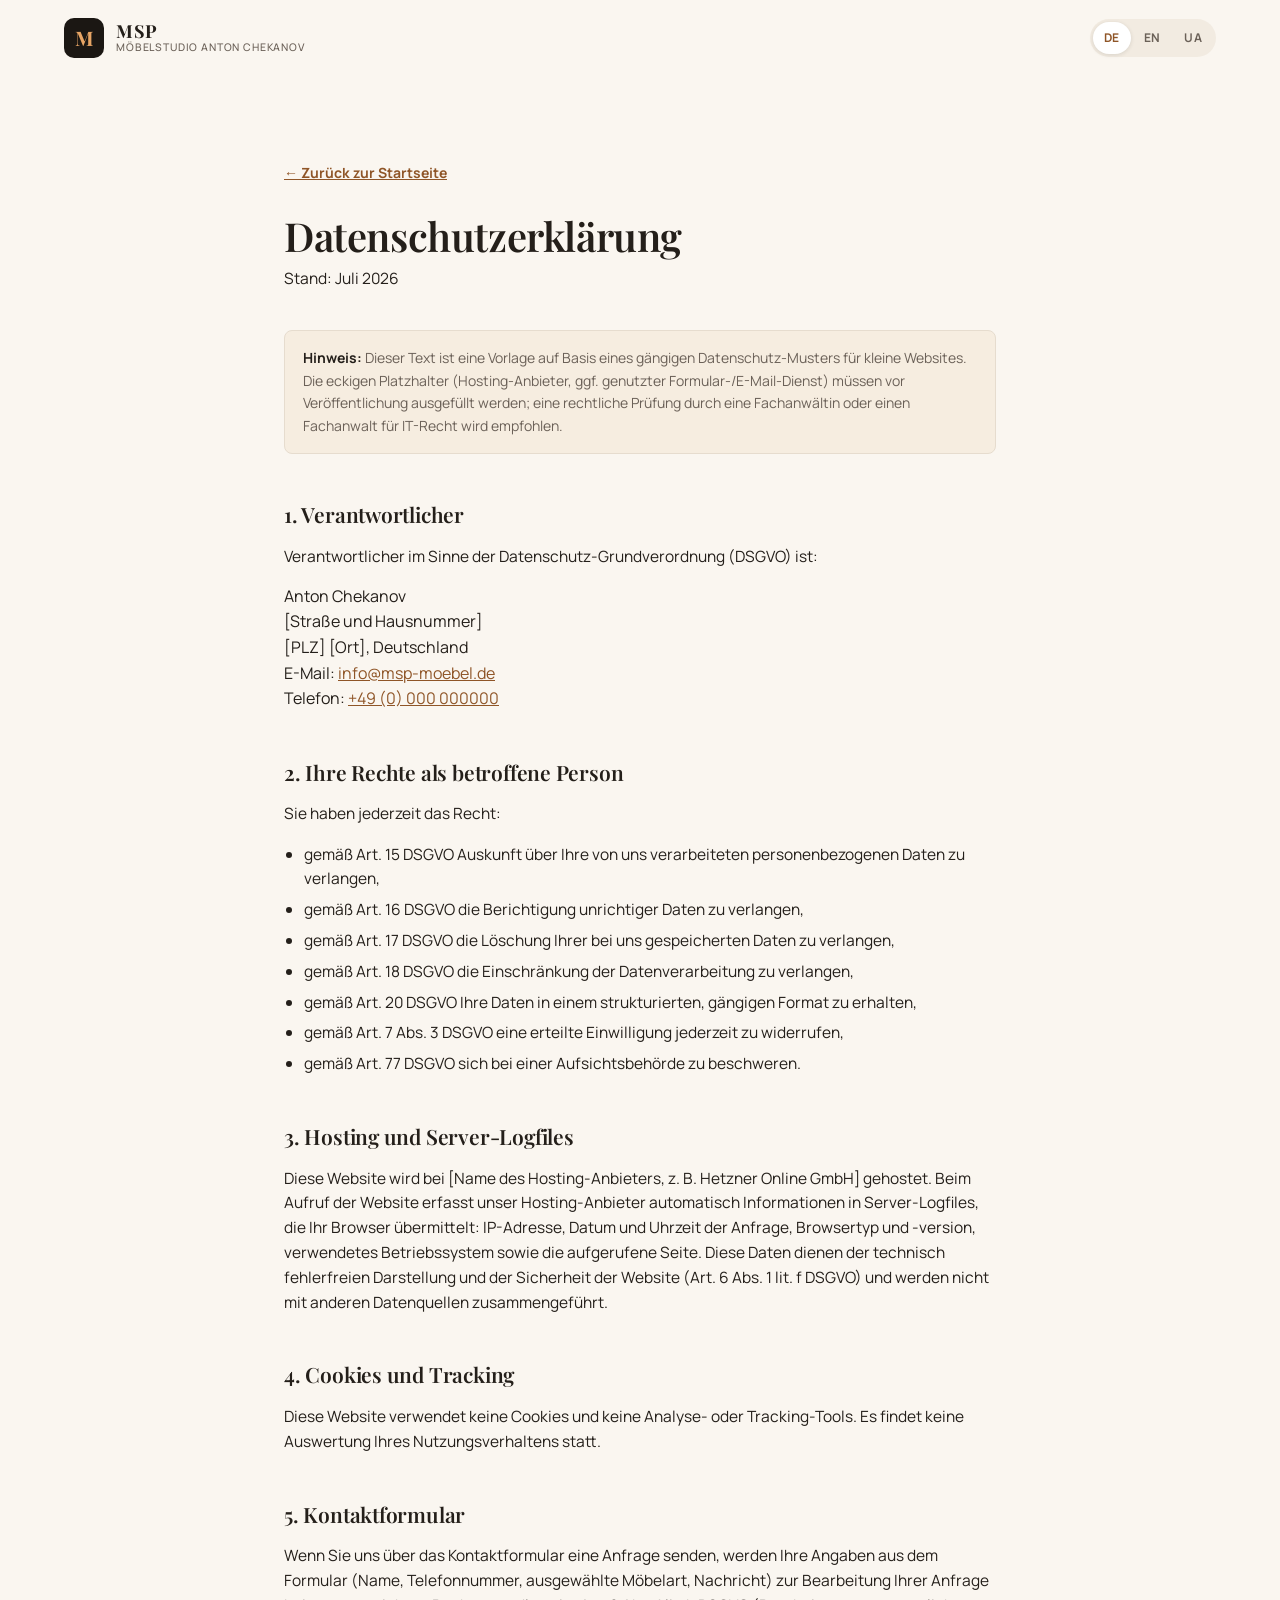
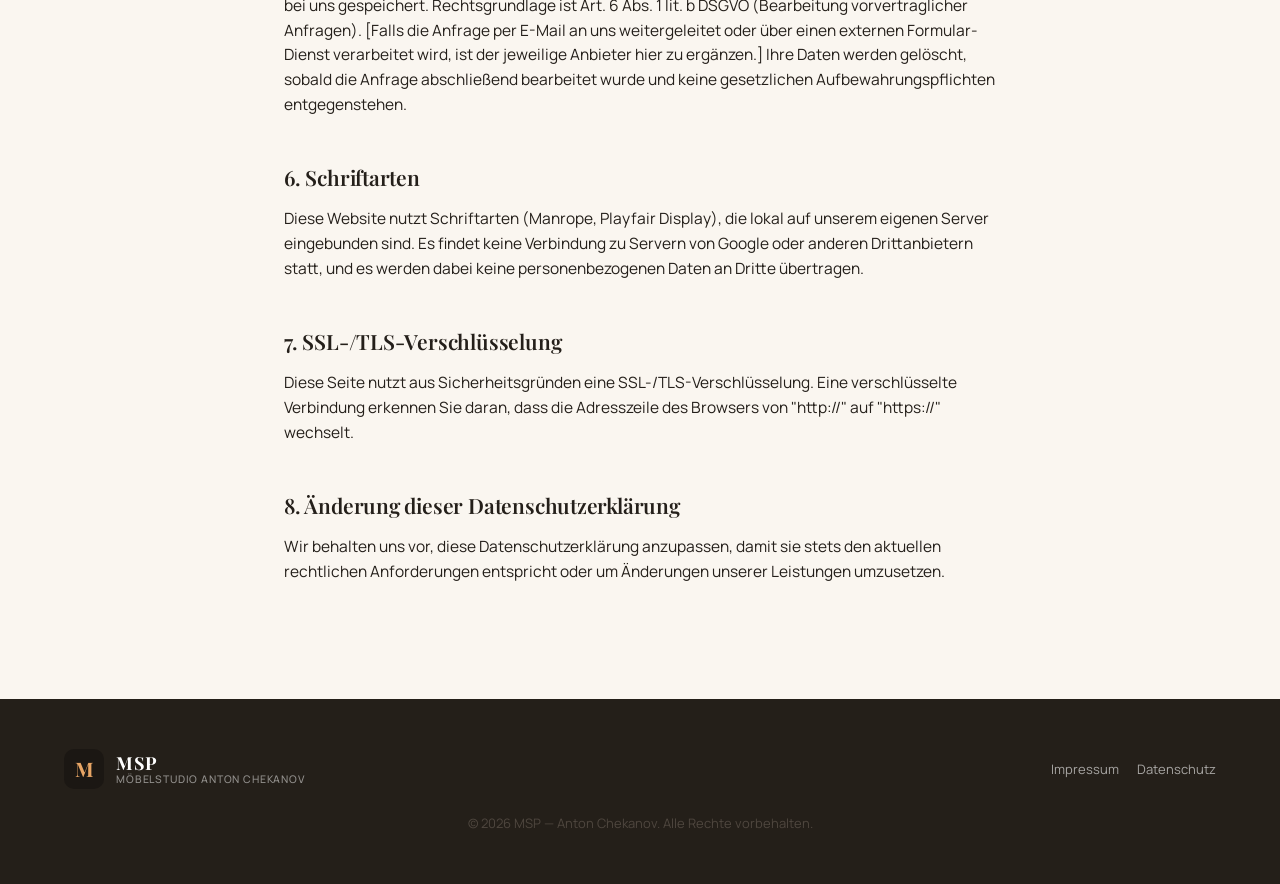
<file: de/datenschutz.html>
<!doctype html>
<html lang="de">
<head>
<meta charset="UTF-8">
<meta name="viewport" content="width=device-width, initial-scale=1.0">
<title>Datenschutzerklärung — MSP</title>
<meta name="robots" content="noindex">
<link rel="icon" href="data:image/svg+xml,<svg xmlns=%22http://www.w3.org/2000/svg%22 viewBox=%220 0 100 100%22><rect width=%22100%22 height=%22100%22 rx=%2222%22 fill=%22%232b2620%22/><text x=%2250%22 y=%2266%22 font-size=%2258%22 font-family=%22Georgia,serif%22 fill=%22%23e7a565%22 text-anchor=%22middle%22>M</text></svg>">
<link rel="stylesheet" href="../css/style.css">
</head>
<body>

<header class="site-header" id="siteHeader">
  <div class="container header-inner">
    <a href="index.html" class="logo">
      <span class="logo-mark">M</span>
      <span class="logo-text">MSP<em>Möbelstudio Anton Chekanov</em></span>
    </a>
    <div class="header-actions">
      <div class="lang-switch">
        <a href="../de/datenschutz.html" class="lang-link is-active">DE</a>
        <a href="../en/datenschutz.html" class="lang-link">EN</a>
        <a href="../uk/datenschutz.html" class="lang-link">UA</a>
      </div>
    </div>
  </div>
</header>

<main>
  <section class="legal">
    <div class="container legal-inner">
      <a href="index.html" class="back-link">← Zurück zur Startseite</a>
      <h1>Datenschutzerklärung</h1>
      <p class="legal-updated">Stand: Juli 2026</p>

      <div class="legal-note">
        <strong>Hinweis:</strong> Dieser Text ist eine Vorlage auf Basis eines gängigen
        Datenschutz-Musters für kleine Websites. Die eckigen Platzhalter (Hosting-Anbieter,
        ggf. genutzter Formular-/E-Mail-Dienst) müssen vor Veröffentlichung ausgefüllt werden;
        eine rechtliche Prüfung durch eine Fachanwältin oder einen Fachanwalt für IT-Recht wird empfohlen.
      </div>

      <h2>1. Verantwortlicher</h2>
      <p>Verantwortlicher im Sinne der Datenschutz-Grundverordnung (DSGVO) ist:</p>
      <address>
        Anton Chekanov<br>
        [Straße und Hausnummer]<br>
        [PLZ] [Ort], Deutschland<br>
        E-Mail: <a href="mailto:info@msp-moebel.de">info@msp-moebel.de</a><br>
        Telefon: <a href="tel:+490000000000">+49 (0) 000 000000</a>
      </address>

      <h2>2. Ihre Rechte als betroffene Person</h2>
      <p>Sie haben jederzeit das Recht:</p>
      <ul>
        <li>gemäß Art. 15 DSGVO Auskunft über Ihre von uns verarbeiteten personenbezogenen Daten zu verlangen,</li>
        <li>gemäß Art. 16 DSGVO die Berichtigung unrichtiger Daten zu verlangen,</li>
        <li>gemäß Art. 17 DSGVO die Löschung Ihrer bei uns gespeicherten Daten zu verlangen,</li>
        <li>gemäß Art. 18 DSGVO die Einschränkung der Datenverarbeitung zu verlangen,</li>
        <li>gemäß Art. 20 DSGVO Ihre Daten in einem strukturierten, gängigen Format zu erhalten,</li>
        <li>gemäß Art. 7 Abs. 3 DSGVO eine erteilte Einwilligung jederzeit zu widerrufen,</li>
        <li>gemäß Art. 77 DSGVO sich bei einer Aufsichtsbehörde zu beschweren.</li>
      </ul>

      <h2>3. Hosting und Server-Logfiles</h2>
      <p>Diese Website wird bei [Name des Hosting-Anbieters, z. B. Hetzner Online GmbH] gehostet.
        Beim Aufruf der Website erfasst unser Hosting-Anbieter automatisch Informationen in Server-Logfiles,
        die Ihr Browser übermittelt: IP-Adresse, Datum und Uhrzeit der Anfrage, Browsertyp und -version,
        verwendetes Betriebssystem sowie die aufgerufene Seite. Diese Daten dienen der technisch fehlerfreien
        Darstellung und der Sicherheit der Website (Art. 6 Abs. 1 lit. f DSGVO) und werden nicht mit anderen
        Datenquellen zusammengeführt.</p>

      <h2>4. Cookies und Tracking</h2>
      <p>Diese Website verwendet keine Cookies und keine Analyse- oder Tracking-Tools. Es findet keine
        Auswertung Ihres Nutzungsverhaltens statt.</p>

      <h2>5. Kontaktformular</h2>
      <p>Wenn Sie uns über das Kontaktformular eine Anfrage senden, werden Ihre Angaben aus dem Formular
        (Name, Telefonnummer, ausgewählte Möbelart, Nachricht) zur Bearbeitung Ihrer Anfrage bei uns
        gespeichert. Rechtsgrundlage ist Art. 6 Abs. 1 lit. b DSGVO (Bearbeitung vorvertraglicher Anfragen).
        [Falls die Anfrage per E-Mail an uns weitergeleitet oder über einen externen Formular-Dienst
        verarbeitet wird, ist der jeweilige Anbieter hier zu ergänzen.] Ihre Daten werden gelöscht, sobald
        die Anfrage abschließend bearbeitet wurde und keine gesetzlichen Aufbewahrungspflichten entgegenstehen.</p>

      <h2>6. Schriftarten</h2>
      <p>Diese Website nutzt Schriftarten (Manrope, Playfair Display), die lokal auf unserem eigenen Server
        eingebunden sind. Es findet keine Verbindung zu Servern von Google oder anderen Drittanbietern statt,
        und es werden dabei keine personenbezogenen Daten an Dritte übertragen.</p>

      <h2>7. SSL-/TLS-Verschlüsselung</h2>
      <p>Diese Seite nutzt aus Sicherheitsgründen eine SSL-/TLS-Verschlüsselung. Eine verschlüsselte Verbindung
        erkennen Sie daran, dass die Adresszeile des Browsers von "http://" auf "https://" wechselt.</p>

      <h2>8. Änderung dieser Datenschutzerklärung</h2>
      <p>Wir behalten uns vor, diese Datenschutzerklärung anzupassen, damit sie stets den aktuellen
        rechtlichen Anforderungen entspricht oder um Änderungen unserer Leistungen umzusetzen.</p>
    </div>
  </section>
</main>

<footer class="site-footer">
  <div class="container footer-inner">
    <a href="index.html" class="logo logo-footer">
      <span class="logo-mark">M</span>
      <span class="logo-text">MSP<em>Möbelstudio Anton Chekanov</em></span>
    </a>
    <nav class="legal-footer-links">
      <a href="impressum.html">Impressum</a>
      <a href="datenschutz.html">Datenschutz</a>
    </nav>
    <p class="footer-copy">© <span id="year"></span> MSP — Anton Chekanov. Alle Rechte vorbehalten.</p>
  </div>
</footer>

<script src="../js/script.js"></script>
</body>
</html>
</file>
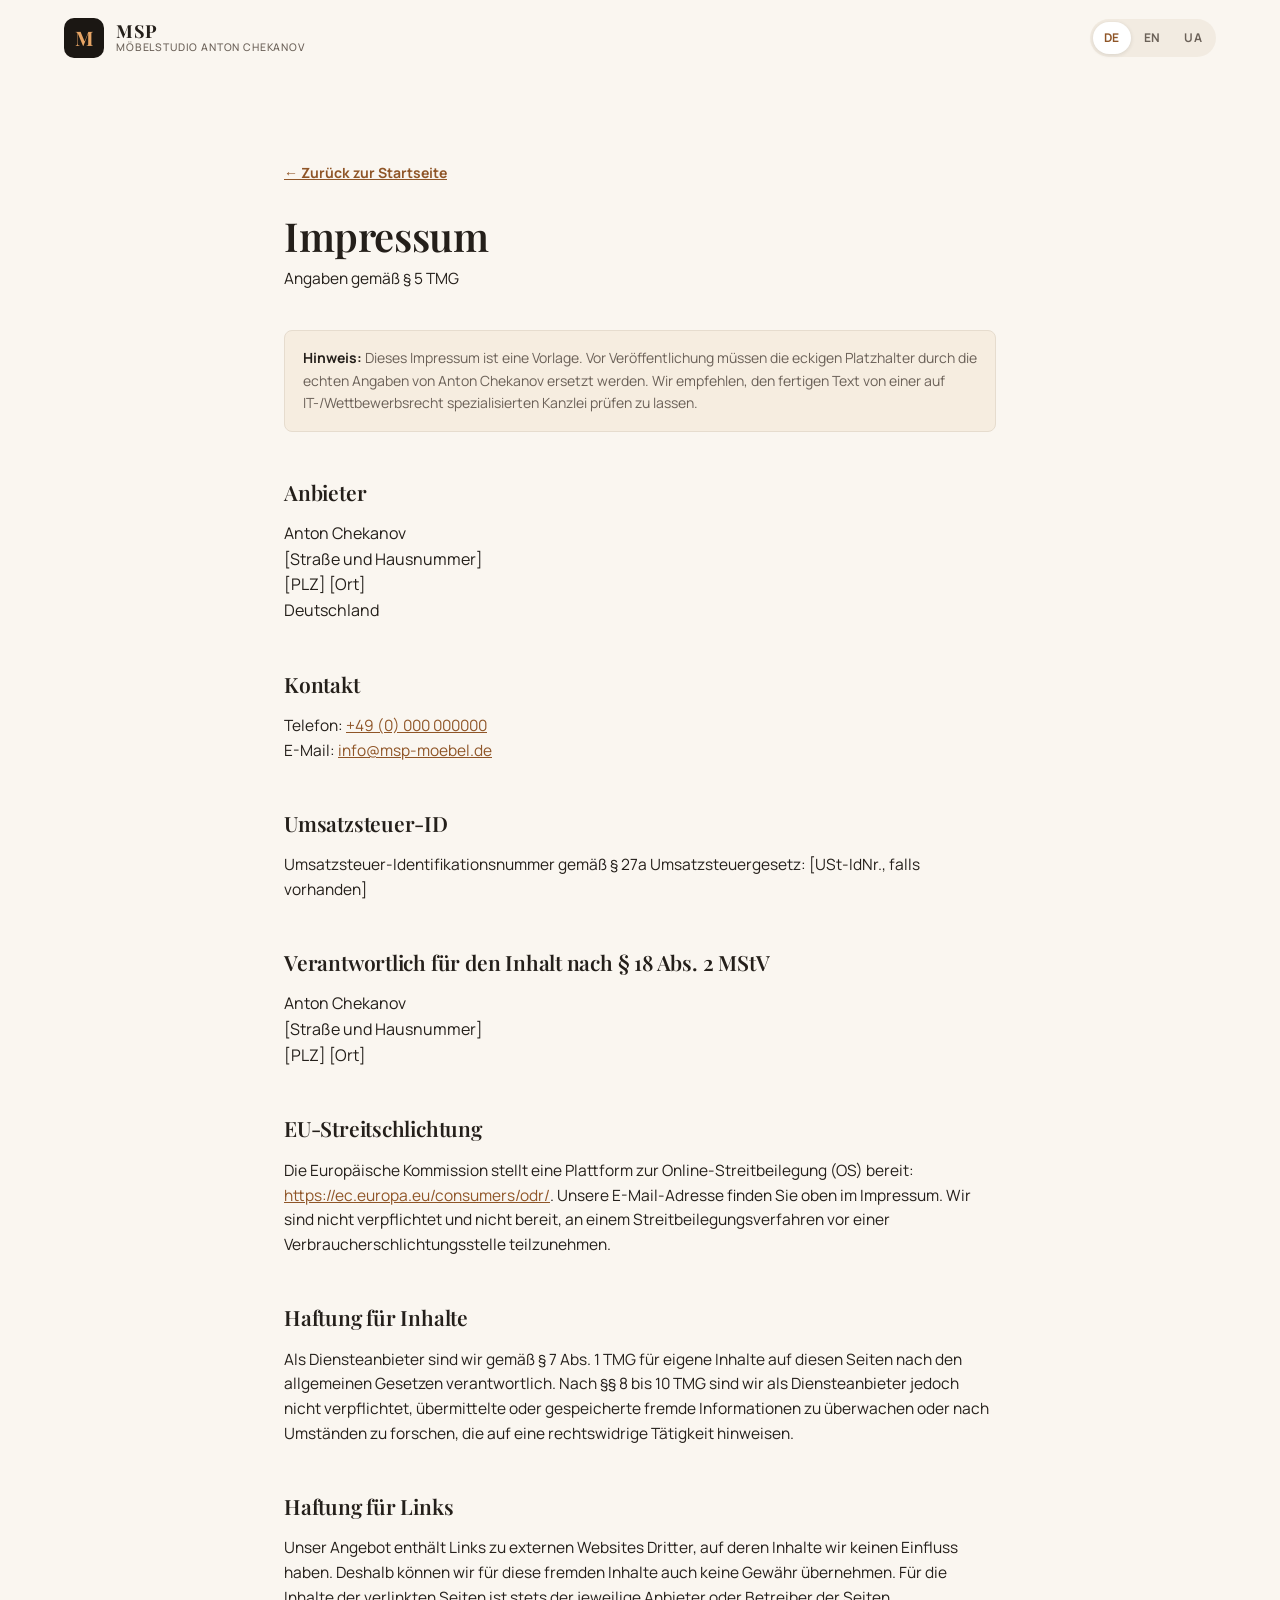
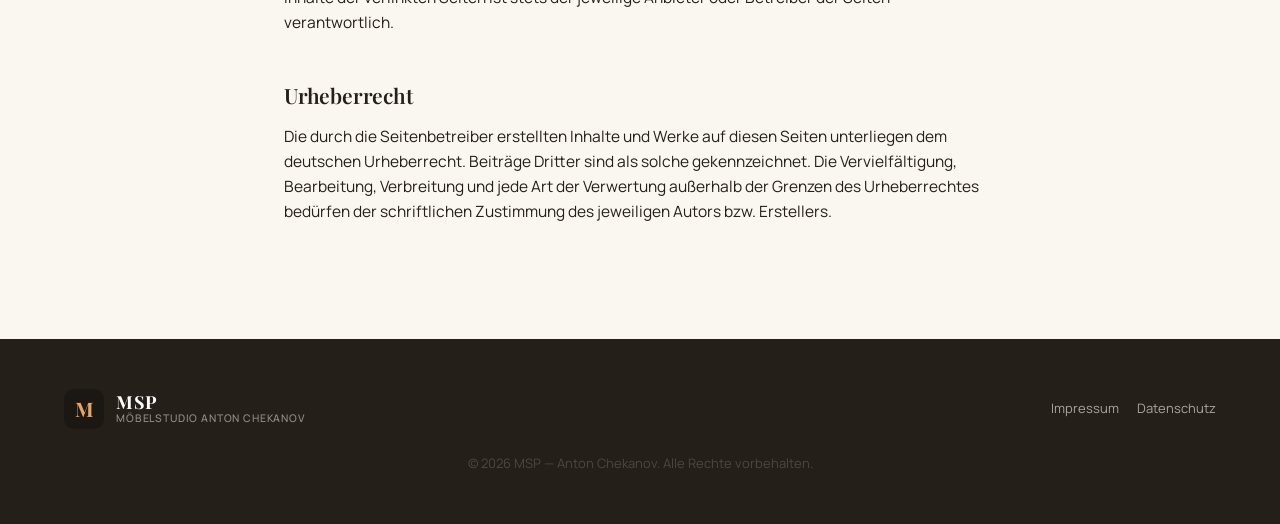
<file: de/impressum.html>
<!doctype html>
<html lang="de">
<head>
<meta charset="UTF-8">
<meta name="viewport" content="width=device-width, initial-scale=1.0">
<title>Impressum — MSP</title>
<meta name="robots" content="noindex">
<link rel="icon" href="data:image/svg+xml,<svg xmlns=%22http://www.w3.org/2000/svg%22 viewBox=%220 0 100 100%22><rect width=%22100%22 height=%22100%22 rx=%2222%22 fill=%22%232b2620%22/><text x=%2250%22 y=%2266%22 font-size=%2258%22 font-family=%22Georgia,serif%22 fill=%22%23e7a565%22 text-anchor=%22middle%22>M</text></svg>">
<link rel="stylesheet" href="../css/style.css">
</head>
<body>

<header class="site-header" id="siteHeader">
  <div class="container header-inner">
    <a href="index.html" class="logo">
      <span class="logo-mark">M</span>
      <span class="logo-text">MSP<em>Möbelstudio Anton Chekanov</em></span>
    </a>
    <div class="header-actions">
      <div class="lang-switch">
        <a href="../de/impressum.html" class="lang-link is-active">DE</a>
        <a href="../en/impressum.html" class="lang-link">EN</a>
        <a href="../uk/impressum.html" class="lang-link">UA</a>
      </div>
    </div>
  </div>
</header>

<main>
  <section class="legal">
    <div class="container legal-inner">
      <a href="index.html" class="back-link">← Zurück zur Startseite</a>
      <h1>Impressum</h1>
      <p class="legal-updated">Angaben gemäß § 5 TMG</p>

      <div class="legal-note">
        <strong>Hinweis:</strong> Dieses Impressum ist eine Vorlage. Vor Veröffentlichung müssen die
        eckigen Platzhalter durch die echten Angaben von Anton Chekanov ersetzt werden. Wir empfehlen,
        den fertigen Text von einer auf IT-/Wettbewerbsrecht spezialisierten Kanzlei prüfen zu lassen.
      </div>

      <h2>Anbieter</h2>
      <address>
        Anton Chekanov<br>
        [Straße und Hausnummer]<br>
        [PLZ] [Ort]<br>
        Deutschland
      </address>

      <h2>Kontakt</h2>
      <p>
        Telefon: <a href="tel:+490000000000">+49 (0) 000 000000</a><br>
        E-Mail: <a href="mailto:info@msp-moebel.de">info@msp-moebel.de</a>
      </p>

      <h2>Umsatzsteuer-ID</h2>
      <p>Umsatzsteuer-Identifikationsnummer gemäß § 27a Umsatzsteuergesetz: [USt-IdNr., falls vorhanden]</p>

      <h2>Verantwortlich für den Inhalt nach § 18 Abs. 2 MStV</h2>
      <address>
        Anton Chekanov<br>
        [Straße und Hausnummer]<br>
        [PLZ] [Ort]
      </address>

      <h2>EU-Streitschlichtung</h2>
      <p>Die Europäische Kommission stellt eine Plattform zur Online-Streitbeilegung (OS) bereit:
        <a href="https://ec.europa.eu/consumers/odr/" target="_blank" rel="noopener">https://ec.europa.eu/consumers/odr/</a>.
        Unsere E-Mail-Adresse finden Sie oben im Impressum. Wir sind nicht verpflichtet und nicht bereit,
        an einem Streitbeilegungsverfahren vor einer Verbraucherschlichtungsstelle teilzunehmen.</p>

      <h2>Haftung für Inhalte</h2>
      <p>Als Diensteanbieter sind wir gemäß § 7 Abs. 1 TMG für eigene Inhalte auf diesen Seiten nach den
        allgemeinen Gesetzen verantwortlich. Nach §§ 8 bis 10 TMG sind wir als Diensteanbieter jedoch
        nicht verpflichtet, übermittelte oder gespeicherte fremde Informationen zu überwachen oder nach
        Umständen zu forschen, die auf eine rechtswidrige Tätigkeit hinweisen.</p>

      <h2>Haftung für Links</h2>
      <p>Unser Angebot enthält Links zu externen Websites Dritter, auf deren Inhalte wir keinen Einfluss
        haben. Deshalb können wir für diese fremden Inhalte auch keine Gewähr übernehmen. Für die Inhalte
        der verlinkten Seiten ist stets der jeweilige Anbieter oder Betreiber der Seiten verantwortlich.</p>

      <h2>Urheberrecht</h2>
      <p>Die durch die Seitenbetreiber erstellten Inhalte und Werke auf diesen Seiten unterliegen dem
        deutschen Urheberrecht. Beiträge Dritter sind als solche gekennzeichnet. Die Vervielfältigung,
        Bearbeitung, Verbreitung und jede Art der Verwertung außerhalb der Grenzen des Urheberrechtes
        bedürfen der schriftlichen Zustimmung des jeweiligen Autors bzw. Erstellers.</p>
    </div>
  </section>
</main>

<footer class="site-footer">
  <div class="container footer-inner">
    <a href="index.html" class="logo logo-footer">
      <span class="logo-mark">M</span>
      <span class="logo-text">MSP<em>Möbelstudio Anton Chekanov</em></span>
    </a>
    <nav class="legal-footer-links">
      <a href="impressum.html">Impressum</a>
      <a href="datenschutz.html">Datenschutz</a>
    </nav>
    <p class="footer-copy">© <span id="year"></span> MSP — Anton Chekanov. Alle Rechte vorbehalten.</p>
  </div>
</footer>

<script src="../js/script.js"></script>
</body>
</html>
</file>
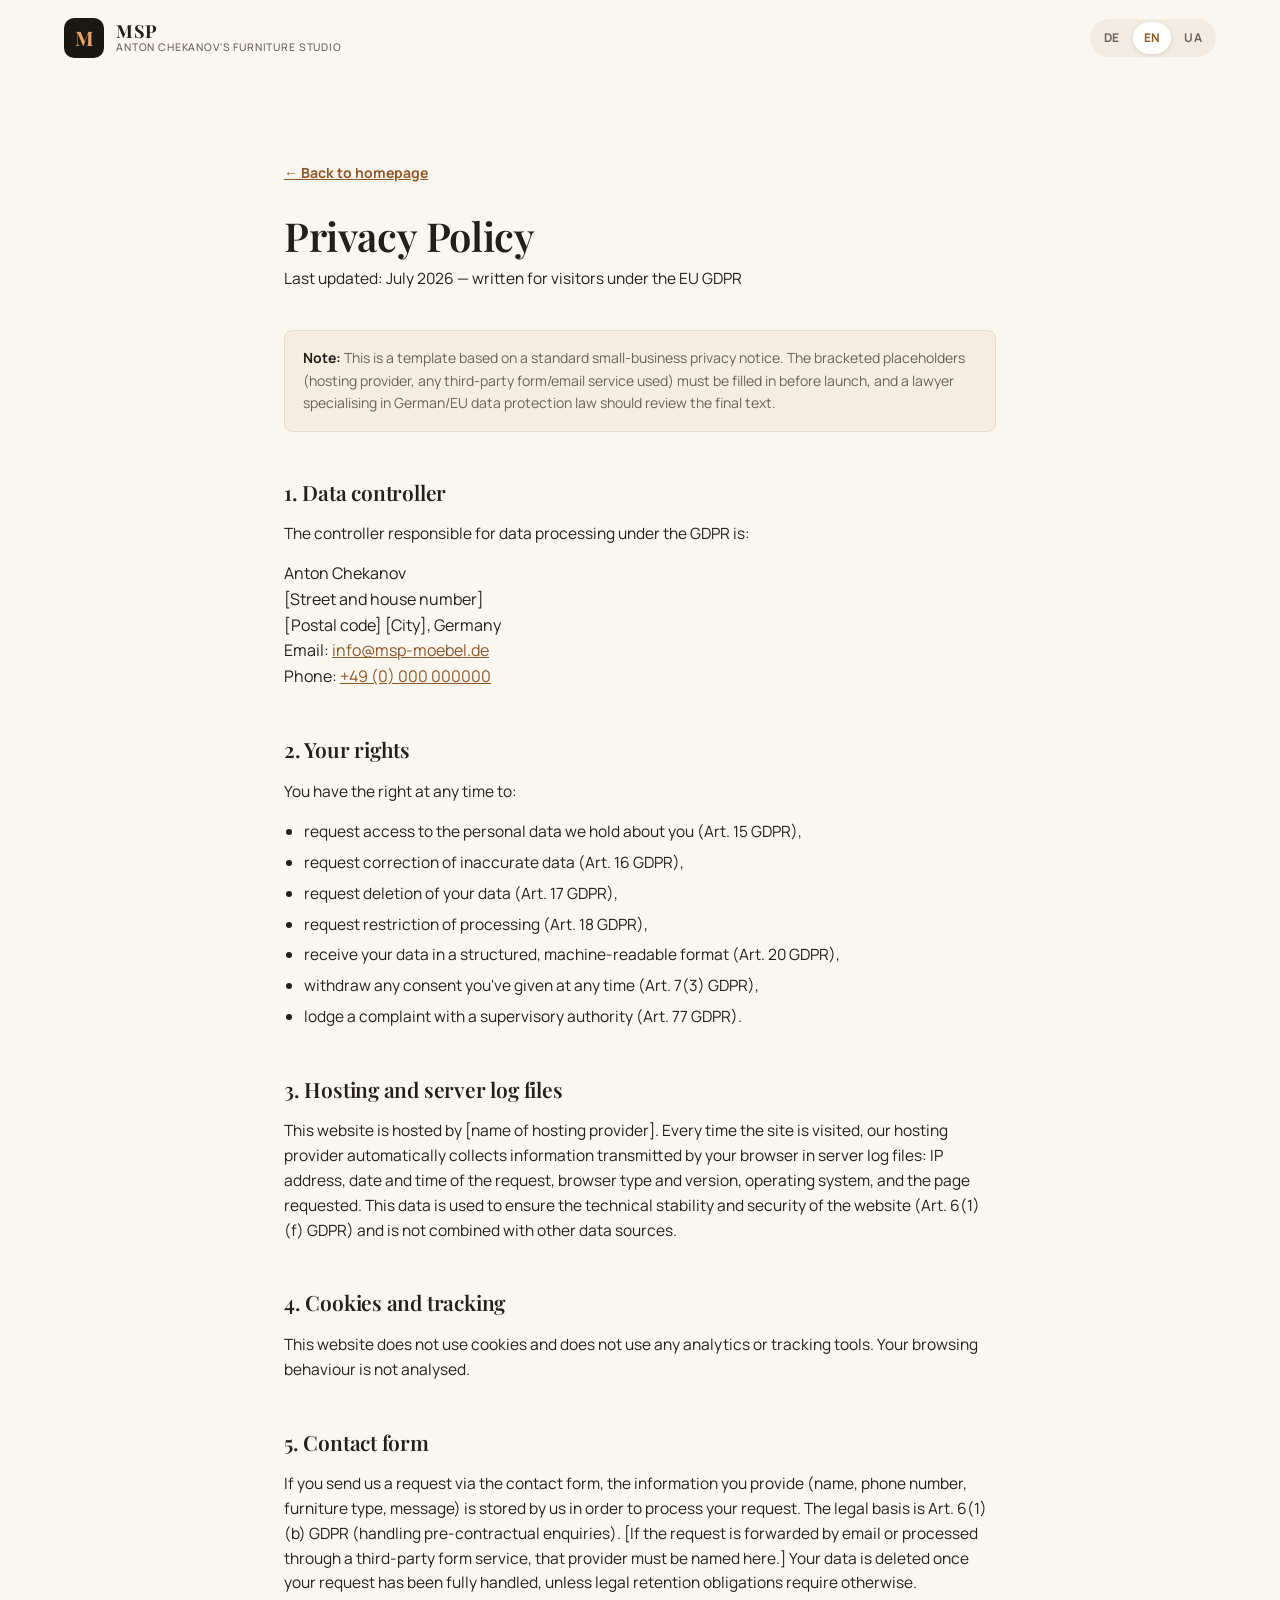
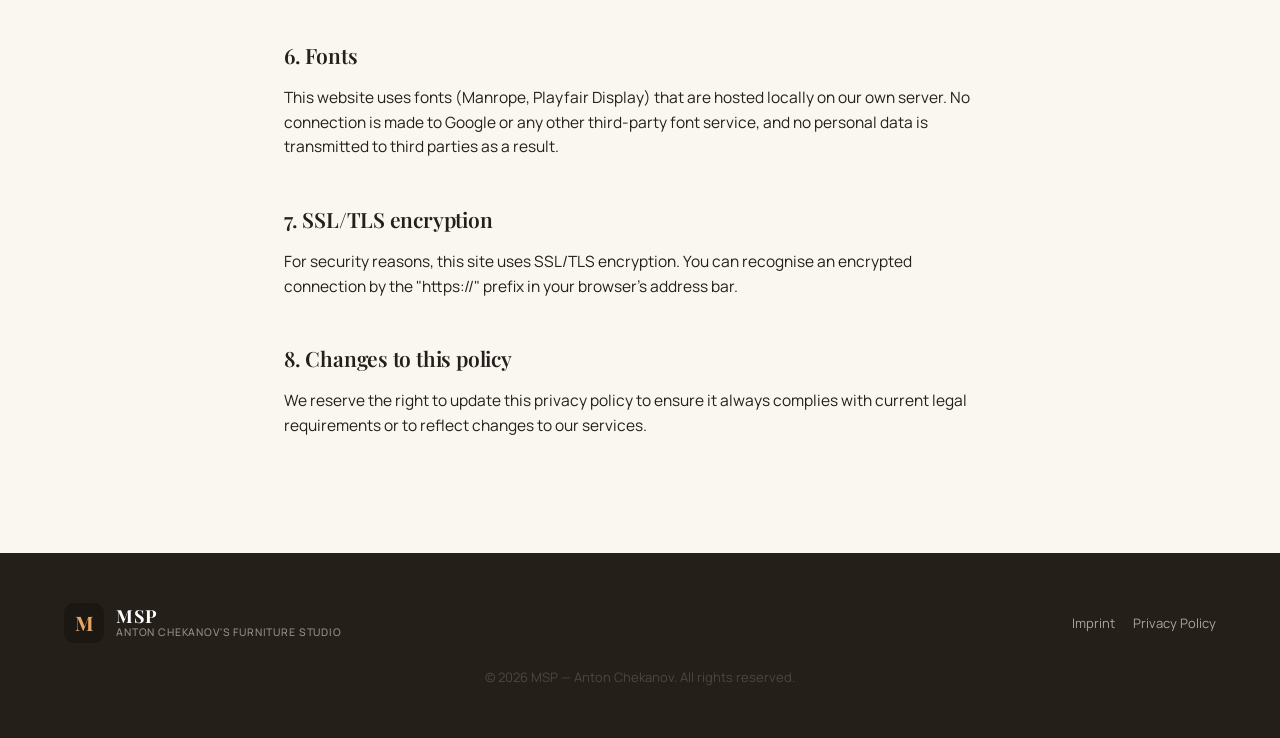
<file: en/datenschutz.html>
<!doctype html>
<html lang="en">
<head>
<meta charset="UTF-8">
<meta name="viewport" content="width=device-width, initial-scale=1.0">
<title>Privacy Policy — MSP</title>
<meta name="robots" content="noindex">
<link rel="icon" href="data:image/svg+xml,<svg xmlns=%22http://www.w3.org/2000/svg%22 viewBox=%220 0 100 100%22><rect width=%22100%22 height=%22100%22 rx=%2222%22 fill=%22%232b2620%22/><text x=%2250%22 y=%2266%22 font-size=%2258%22 font-family=%22Georgia,serif%22 fill=%22%23e7a565%22 text-anchor=%22middle%22>M</text></svg>">
<link rel="stylesheet" href="../css/style.css">
</head>
<body>

<header class="site-header" id="siteHeader">
  <div class="container header-inner">
    <a href="index.html" class="logo">
      <span class="logo-mark">M</span>
      <span class="logo-text">MSP<em>Anton Chekanov's furniture studio</em></span>
    </a>
    <div class="header-actions">
      <div class="lang-switch">
        <a href="../de/datenschutz.html" class="lang-link">DE</a>
        <a href="../en/datenschutz.html" class="lang-link is-active">EN</a>
        <a href="../uk/datenschutz.html" class="lang-link">UA</a>
      </div>
    </div>
  </div>
</header>

<main>
  <section class="legal">
    <div class="container legal-inner">
      <a href="index.html" class="back-link">← Back to homepage</a>
      <h1>Privacy Policy</h1>
      <p class="legal-updated">Last updated: July 2026 — written for visitors under the EU GDPR</p>

      <div class="legal-note">
        <strong>Note:</strong> This is a template based on a standard small-business privacy notice.
        The bracketed placeholders (hosting provider, any third-party form/email service used) must be
        filled in before launch, and a lawyer specialising in German/EU data protection law should
        review the final text.
      </div>

      <h2>1. Data controller</h2>
      <p>The controller responsible for data processing under the GDPR is:</p>
      <address>
        Anton Chekanov<br>
        [Street and house number]<br>
        [Postal code] [City], Germany<br>
        Email: <a href="mailto:info@msp-moebel.de">info@msp-moebel.de</a><br>
        Phone: <a href="tel:+490000000000">+49 (0) 000 000000</a>
      </address>

      <h2>2. Your rights</h2>
      <p>You have the right at any time to:</p>
      <ul>
        <li>request access to the personal data we hold about you (Art. 15 GDPR),</li>
        <li>request correction of inaccurate data (Art. 16 GDPR),</li>
        <li>request deletion of your data (Art. 17 GDPR),</li>
        <li>request restriction of processing (Art. 18 GDPR),</li>
        <li>receive your data in a structured, machine-readable format (Art. 20 GDPR),</li>
        <li>withdraw any consent you've given at any time (Art. 7(3) GDPR),</li>
        <li>lodge a complaint with a supervisory authority (Art. 77 GDPR).</li>
      </ul>

      <h2>3. Hosting and server log files</h2>
      <p>This website is hosted by [name of hosting provider]. Every time the site is visited, our
        hosting provider automatically collects information transmitted by your browser in server log
        files: IP address, date and time of the request, browser type and version, operating system,
        and the page requested. This data is used to ensure the technical stability and security of the
        website (Art. 6(1)(f) GDPR) and is not combined with other data sources.</p>

      <h2>4. Cookies and tracking</h2>
      <p>This website does not use cookies and does not use any analytics or tracking tools. Your
        browsing behaviour is not analysed.</p>

      <h2>5. Contact form</h2>
      <p>If you send us a request via the contact form, the information you provide (name, phone
        number, furniture type, message) is stored by us in order to process your request. The legal
        basis is Art. 6(1)(b) GDPR (handling pre-contractual enquiries). [If the request is forwarded by
        email or processed through a third-party form service, that provider must be named here.] Your
        data is deleted once your request has been fully handled, unless legal retention obligations
        require otherwise.</p>

      <h2>6. Fonts</h2>
      <p>This website uses fonts (Manrope, Playfair Display) that are hosted locally on our own server.
        No connection is made to Google or any other third-party font service, and no personal data is
        transmitted to third parties as a result.</p>

      <h2>7. SSL/TLS encryption</h2>
      <p>For security reasons, this site uses SSL/TLS encryption. You can recognise an encrypted
        connection by the "https://" prefix in your browser's address bar.</p>

      <h2>8. Changes to this policy</h2>
      <p>We reserve the right to update this privacy policy to ensure it always complies with current
        legal requirements or to reflect changes to our services.</p>
    </div>
  </section>
</main>

<footer class="site-footer">
  <div class="container footer-inner">
    <a href="index.html" class="logo logo-footer">
      <span class="logo-mark">M</span>
      <span class="logo-text">MSP<em>Anton Chekanov's furniture studio</em></span>
    </a>
    <nav class="legal-footer-links">
      <a href="impressum.html">Imprint</a>
      <a href="datenschutz.html">Privacy Policy</a>
    </nav>
    <p class="footer-copy">© <span id="year"></span> MSP — Anton Chekanov. All rights reserved.</p>
  </div>
</footer>

<script src="../js/script.js"></script>
</body>
</html>
</file>
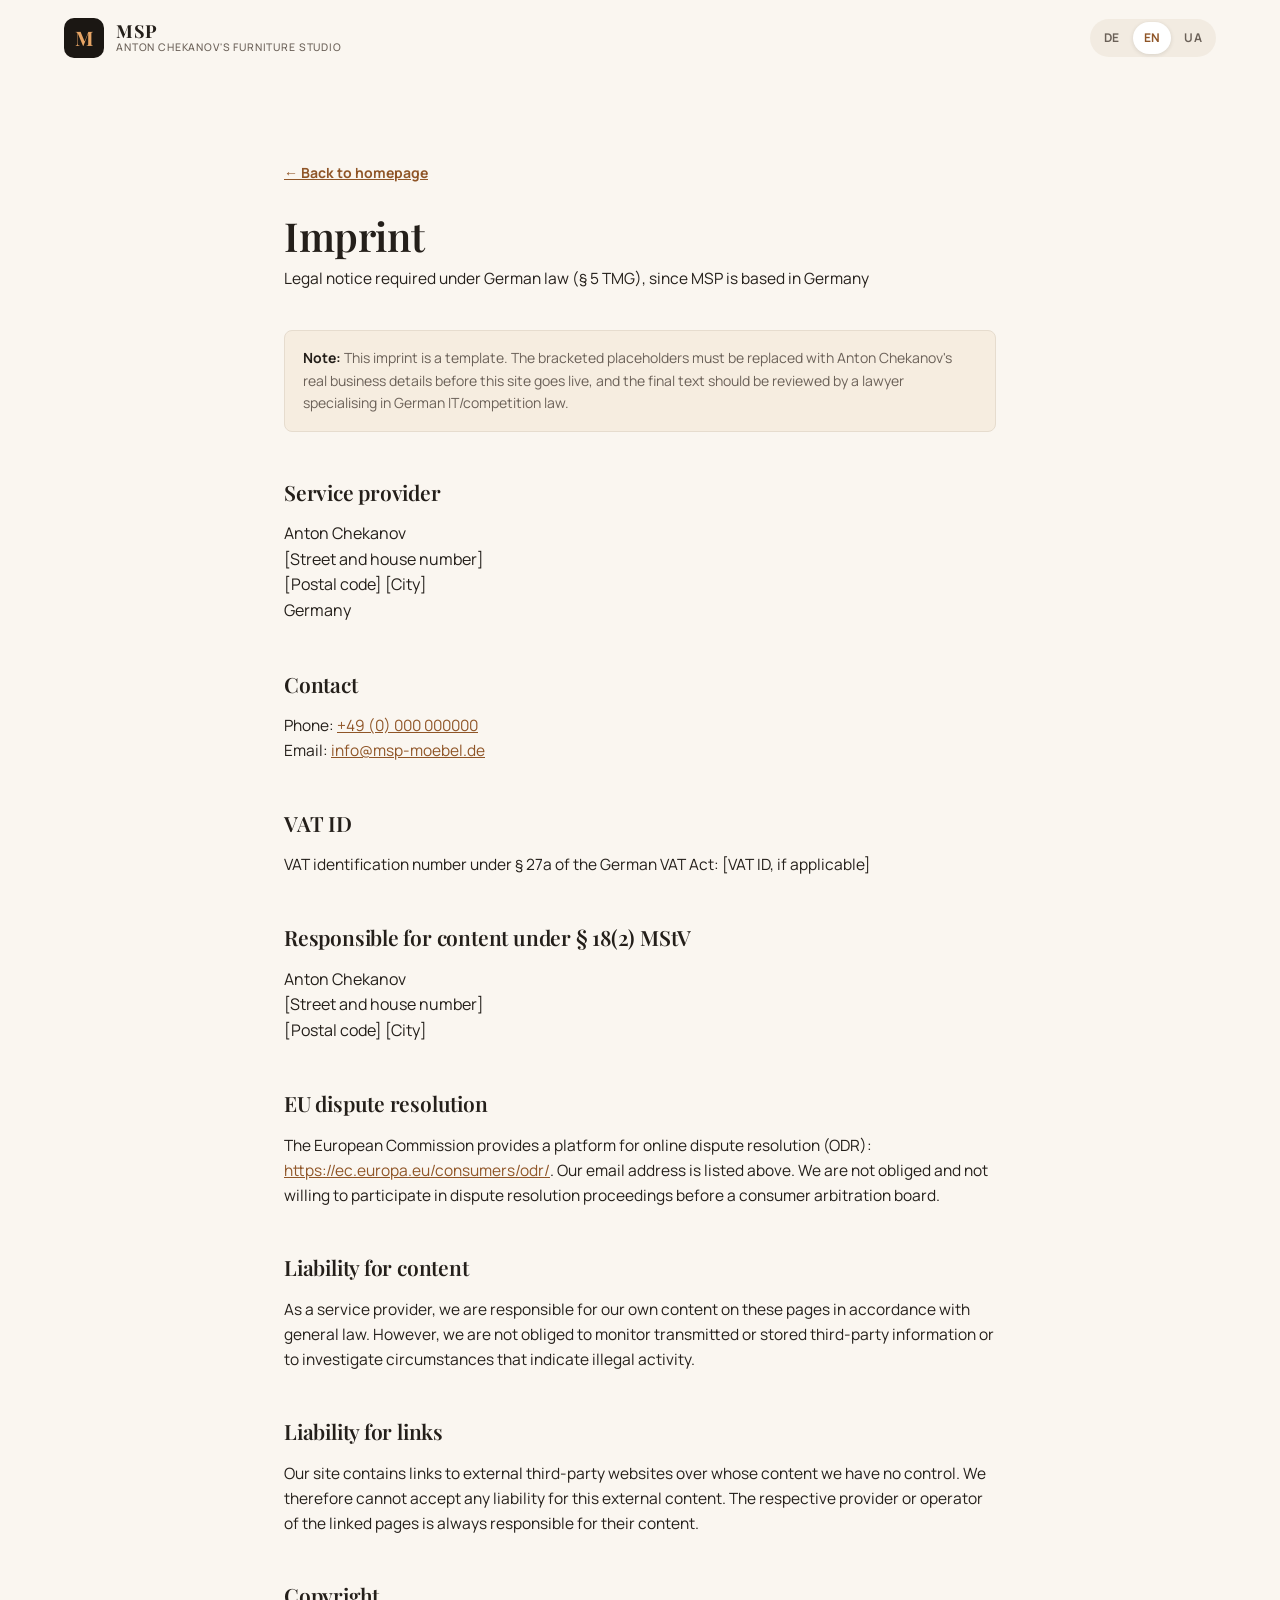
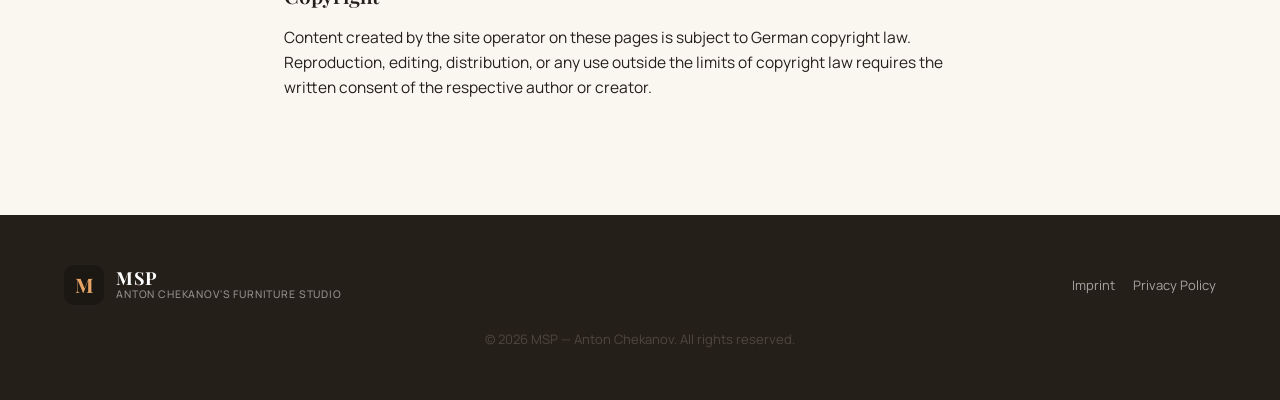
<file: en/impressum.html>
<!doctype html>
<html lang="en">
<head>
<meta charset="UTF-8">
<meta name="viewport" content="width=device-width, initial-scale=1.0">
<title>Imprint — MSP</title>
<meta name="robots" content="noindex">
<link rel="icon" href="data:image/svg+xml,<svg xmlns=%22http://www.w3.org/2000/svg%22 viewBox=%220 0 100 100%22><rect width=%22100%22 height=%22100%22 rx=%2222%22 fill=%22%232b2620%22/><text x=%2250%22 y=%2266%22 font-size=%2258%22 font-family=%22Georgia,serif%22 fill=%22%23e7a565%22 text-anchor=%22middle%22>M</text></svg>">
<link rel="stylesheet" href="../css/style.css">
</head>
<body>

<header class="site-header" id="siteHeader">
  <div class="container header-inner">
    <a href="index.html" class="logo">
      <span class="logo-mark">M</span>
      <span class="logo-text">MSP<em>Anton Chekanov's furniture studio</em></span>
    </a>
    <div class="header-actions">
      <div class="lang-switch">
        <a href="../de/impressum.html" class="lang-link">DE</a>
        <a href="../en/impressum.html" class="lang-link is-active">EN</a>
        <a href="../uk/impressum.html" class="lang-link">UA</a>
      </div>
    </div>
  </div>
</header>

<main>
  <section class="legal">
    <div class="container legal-inner">
      <a href="index.html" class="back-link">← Back to homepage</a>
      <h1>Imprint</h1>
      <p class="legal-updated">Legal notice required under German law (§ 5 TMG), since MSP is based in Germany</p>

      <div class="legal-note">
        <strong>Note:</strong> This imprint is a template. The bracketed placeholders must be
        replaced with Anton Chekanov's real business details before this site goes live, and the
        final text should be reviewed by a lawyer specialising in German IT/competition law.
      </div>

      <h2>Service provider</h2>
      <address>
        Anton Chekanov<br>
        [Street and house number]<br>
        [Postal code] [City]<br>
        Germany
      </address>

      <h2>Contact</h2>
      <p>
        Phone: <a href="tel:+490000000000">+49 (0) 000 000000</a><br>
        Email: <a href="mailto:info@msp-moebel.de">info@msp-moebel.de</a>
      </p>

      <h2>VAT ID</h2>
      <p>VAT identification number under § 27a of the German VAT Act: [VAT ID, if applicable]</p>

      <h2>Responsible for content under § 18(2) MStV</h2>
      <address>
        Anton Chekanov<br>
        [Street and house number]<br>
        [Postal code] [City]
      </address>

      <h2>EU dispute resolution</h2>
      <p>The European Commission provides a platform for online dispute resolution (ODR):
        <a href="https://ec.europa.eu/consumers/odr/" target="_blank" rel="noopener">https://ec.europa.eu/consumers/odr/</a>.
        Our email address is listed above. We are not obliged and not willing to participate in
        dispute resolution proceedings before a consumer arbitration board.</p>

      <h2>Liability for content</h2>
      <p>As a service provider, we are responsible for our own content on these pages in accordance
        with general law. However, we are not obliged to monitor transmitted or stored third-party
        information or to investigate circumstances that indicate illegal activity.</p>

      <h2>Liability for links</h2>
      <p>Our site contains links to external third-party websites over whose content we have no
        control. We therefore cannot accept any liability for this external content. The respective
        provider or operator of the linked pages is always responsible for their content.</p>

      <h2>Copyright</h2>
      <p>Content created by the site operator on these pages is subject to German copyright law.
        Reproduction, editing, distribution, or any use outside the limits of copyright law requires
        the written consent of the respective author or creator.</p>
    </div>
  </section>
</main>

<footer class="site-footer">
  <div class="container footer-inner">
    <a href="index.html" class="logo logo-footer">
      <span class="logo-mark">M</span>
      <span class="logo-text">MSP<em>Anton Chekanov's furniture studio</em></span>
    </a>
    <nav class="legal-footer-links">
      <a href="impressum.html">Imprint</a>
      <a href="datenschutz.html">Privacy Policy</a>
    </nav>
    <p class="footer-copy">© <span id="year"></span> MSP — Anton Chekanov. All rights reserved.</p>
  </div>
</footer>

<script src="../js/script.js"></script>
</body>
</html>
</file>
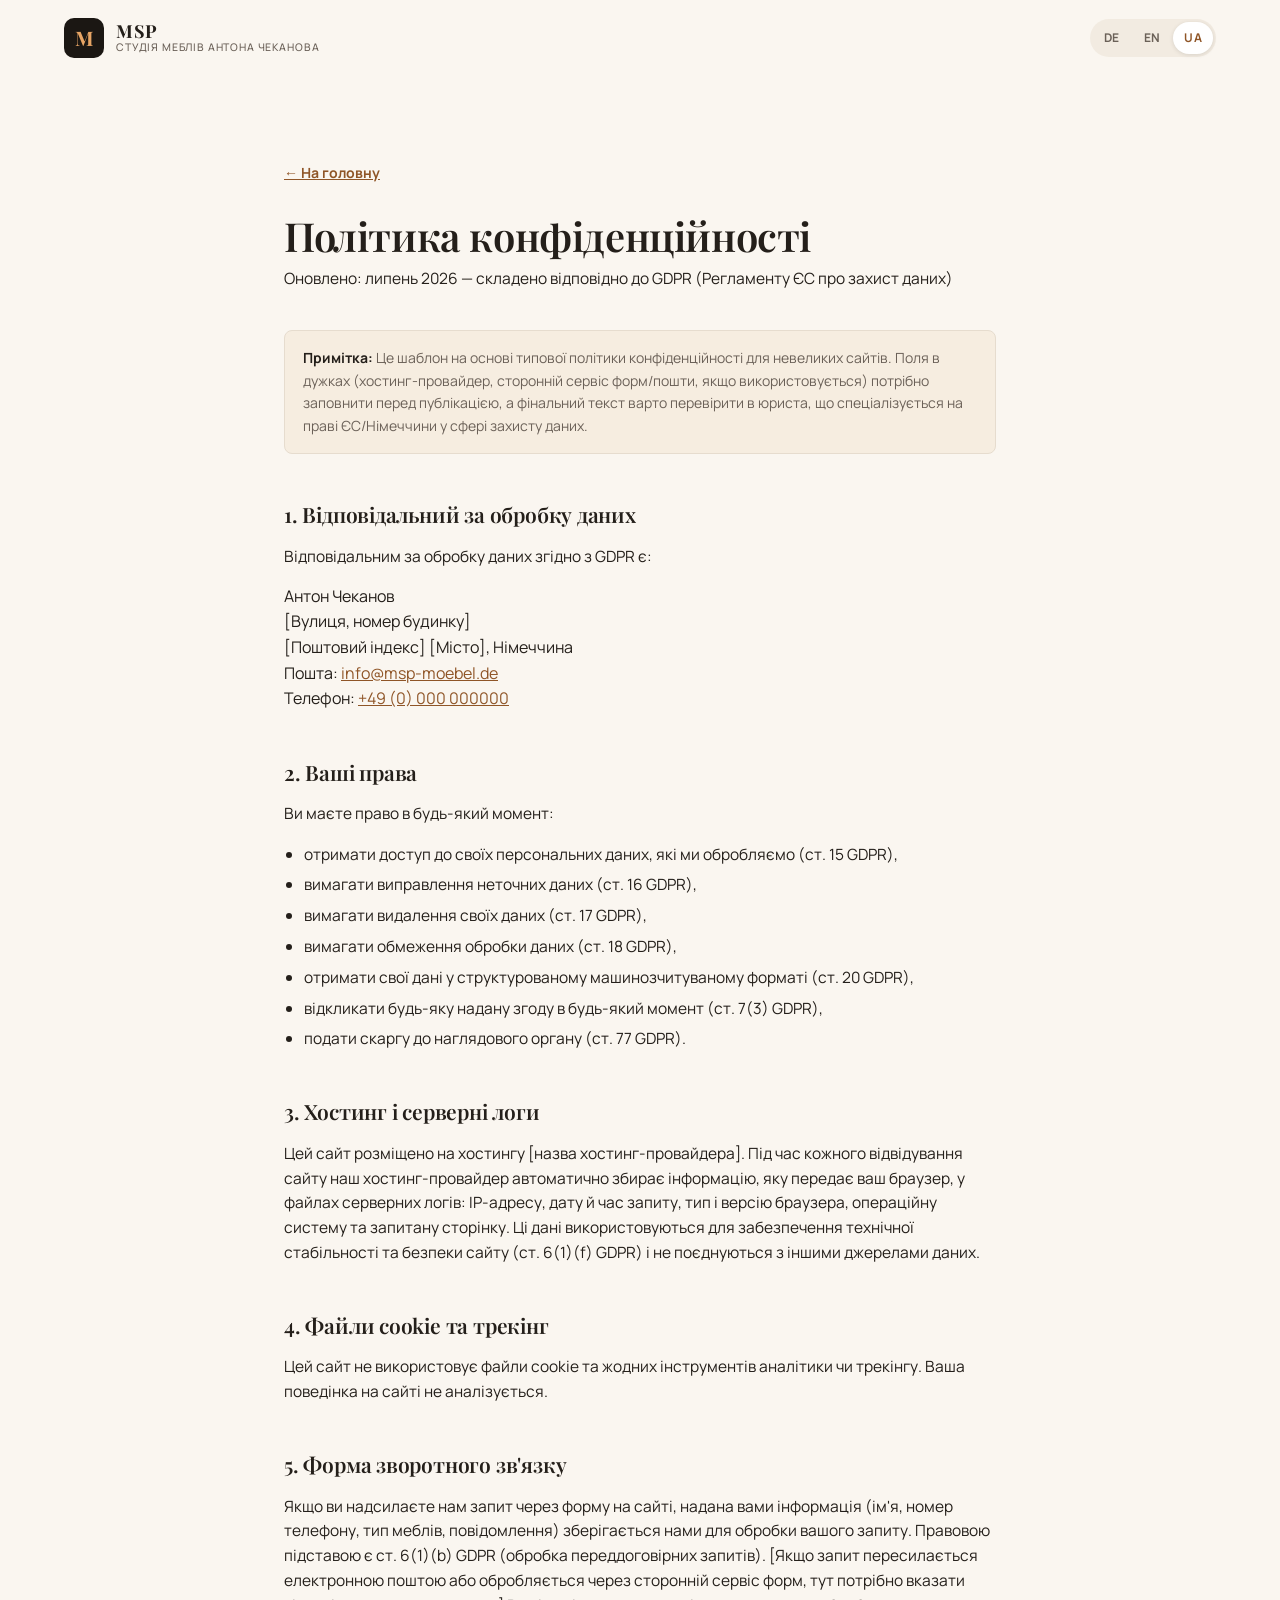
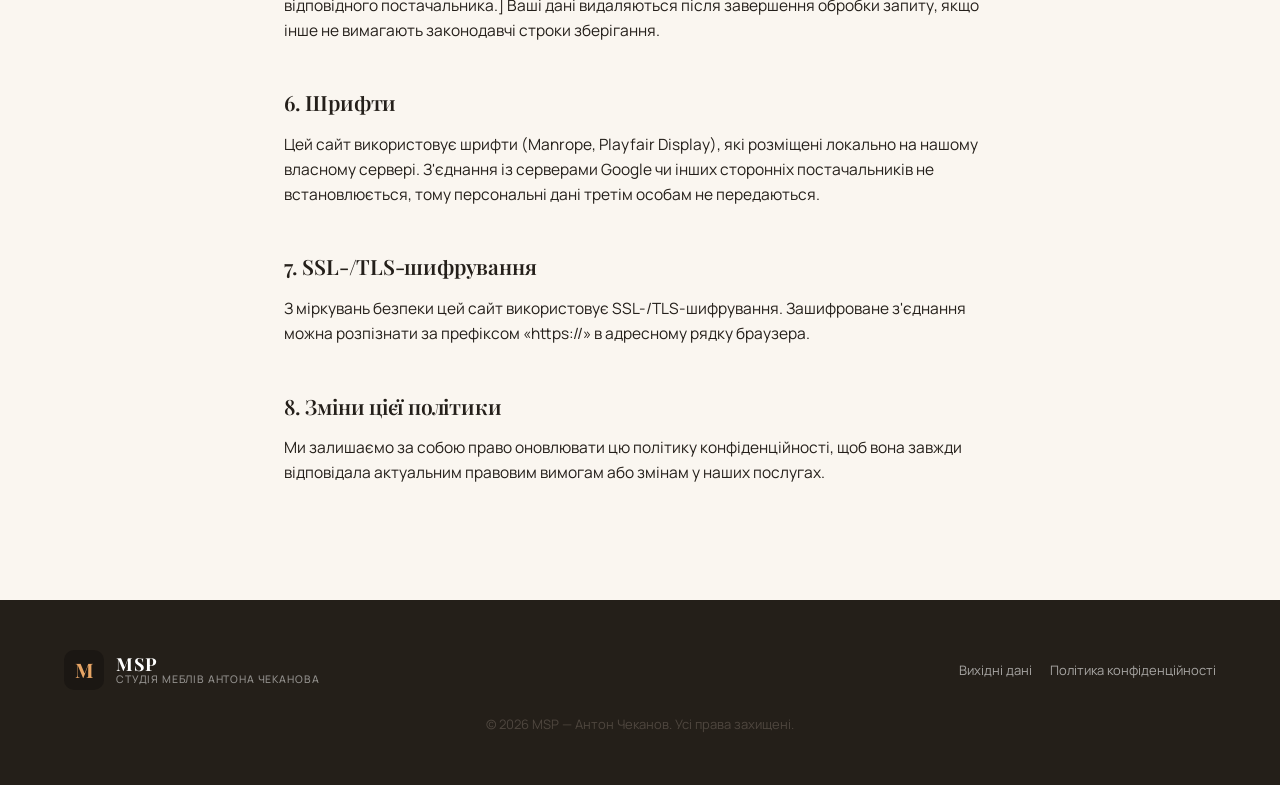
<file: uk/datenschutz.html>
<!doctype html>
<html lang="uk">
<head>
<meta charset="UTF-8">
<meta name="viewport" content="width=device-width, initial-scale=1.0">
<title>Політика конфіденційності — MSP</title>
<meta name="robots" content="noindex">
<link rel="icon" href="data:image/svg+xml,<svg xmlns=%22http://www.w3.org/2000/svg%22 viewBox=%220 0 100 100%22><rect width=%22100%22 height=%22100%22 rx=%2222%22 fill=%22%232b2620%22/><text x=%2250%22 y=%2266%22 font-size=%2258%22 font-family=%22Georgia,serif%22 fill=%22%23e7a565%22 text-anchor=%22middle%22>M</text></svg>">
<link rel="stylesheet" href="../css/style.css">
</head>
<body>

<header class="site-header" id="siteHeader">
  <div class="container header-inner">
    <a href="index.html" class="logo">
      <span class="logo-mark">M</span>
      <span class="logo-text">MSP<em>студія меблів Антона Чеканова</em></span>
    </a>
    <div class="header-actions">
      <div class="lang-switch">
        <a href="../de/datenschutz.html" class="lang-link">DE</a>
        <a href="../en/datenschutz.html" class="lang-link">EN</a>
        <a href="../uk/datenschutz.html" class="lang-link is-active">UA</a>
      </div>
    </div>
  </div>
</header>

<main>
  <section class="legal">
    <div class="container legal-inner">
      <a href="index.html" class="back-link">← На головну</a>
      <h1>Політика конфіденційності</h1>
      <p class="legal-updated">Оновлено: липень 2026 — складено відповідно до GDPR (Регламенту ЄС про захист даних)</p>

      <div class="legal-note">
        <strong>Примітка:</strong> Це шаблон на основі типової політики конфіденційності для
        невеликих сайтів. Поля в дужках (хостинг-провайдер, сторонній сервіс форм/пошти, якщо
        використовується) потрібно заповнити перед публікацією, а фінальний текст варто перевірити
        в юриста, що спеціалізується на праві ЄС/Німеччини у сфері захисту даних.
      </div>

      <h2>1. Відповідальний за обробку даних</h2>
      <p>Відповідальним за обробку даних згідно з GDPR є:</p>
      <address>
        Антон Чеканов<br>
        [Вулиця, номер будинку]<br>
        [Поштовий індекс] [Місто], Німеччина<br>
        Пошта: <a href="mailto:info@msp-moebel.de">info@msp-moebel.de</a><br>
        Телефон: <a href="tel:+490000000000">+49 (0) 000 000000</a>
      </address>

      <h2>2. Ваші права</h2>
      <p>Ви маєте право в будь-який момент:</p>
      <ul>
        <li>отримати доступ до своїх персональних даних, які ми обробляємо (ст. 15 GDPR),</li>
        <li>вимагати виправлення неточних даних (ст. 16 GDPR),</li>
        <li>вимагати видалення своїх даних (ст. 17 GDPR),</li>
        <li>вимагати обмеження обробки даних (ст. 18 GDPR),</li>
        <li>отримати свої дані у структурованому машинозчитуваному форматі (ст. 20 GDPR),</li>
        <li>відкликати будь-яку надану згоду в будь-який момент (ст. 7(3) GDPR),</li>
        <li>подати скаргу до наглядового органу (ст. 77 GDPR).</li>
      </ul>

      <h2>3. Хостинг і серверні логи</h2>
      <p>Цей сайт розміщено на хостингу [назва хостинг-провайдера]. Під час кожного відвідування
        сайту наш хостинг-провайдер автоматично збирає інформацію, яку передає ваш браузер, у
        файлах серверних логів: IP-адресу, дату й час запиту, тип і версію браузера, операційну
        систему та запитану сторінку. Ці дані використовуються для забезпечення технічної
        стабільності та безпеки сайту (ст. 6(1)(f) GDPR) і не поєднуються з іншими джерелами даних.</p>

      <h2>4. Файли cookie та трекінг</h2>
      <p>Цей сайт не використовує файли cookie та жодних інструментів аналітики чи трекінгу.
        Ваша поведінка на сайті не аналізується.</p>

      <h2>5. Форма зворотного зв'язку</h2>
      <p>Якщо ви надсилаєте нам запит через форму на сайті, надана вами інформація (ім'я, номер
        телефону, тип меблів, повідомлення) зберігається нами для обробки вашого запиту. Правовою
        підставою є ст. 6(1)(b) GDPR (обробка переддоговірних запитів). [Якщо запит пересилається
        електронною поштою або обробляється через сторонній сервіс форм, тут потрібно вказати
        відповідного постачальника.] Ваші дані видаляються після завершення обробки запиту, якщо
        інше не вимагають законодавчі строки зберігання.</p>

      <h2>6. Шрифти</h2>
      <p>Цей сайт використовує шрифти (Manrope, Playfair Display), які розміщені локально на
        нашому власному сервері. З'єднання із серверами Google чи інших сторонніх постачальників
        не встановлюється, тому персональні дані третім особам не передаються.</p>

      <h2>7. SSL-/TLS-шифрування</h2>
      <p>З міркувань безпеки цей сайт використовує SSL-/TLS-шифрування. Зашифроване з'єднання можна
        розпізнати за префіксом «https://» в адресному рядку браузера.</p>

      <h2>8. Зміни цієї політики</h2>
      <p>Ми залишаємо за собою право оновлювати цю політику конфіденційності, щоб вона завжди
        відповідала актуальним правовим вимогам або змінам у наших послугах.</p>
    </div>
  </section>
</main>

<footer class="site-footer">
  <div class="container footer-inner">
    <a href="index.html" class="logo logo-footer">
      <span class="logo-mark">M</span>
      <span class="logo-text">MSP<em>студія меблів Антона Чеканова</em></span>
    </a>
    <nav class="legal-footer-links">
      <a href="impressum.html">Вихідні дані</a>
      <a href="datenschutz.html">Політика конфіденційності</a>
    </nav>
    <p class="footer-copy">© <span id="year"></span> MSP — Антон Чеканов. Усі права захищені.</p>
  </div>
</footer>

<script src="../js/script.js"></script>
</body>
</html>
</file>
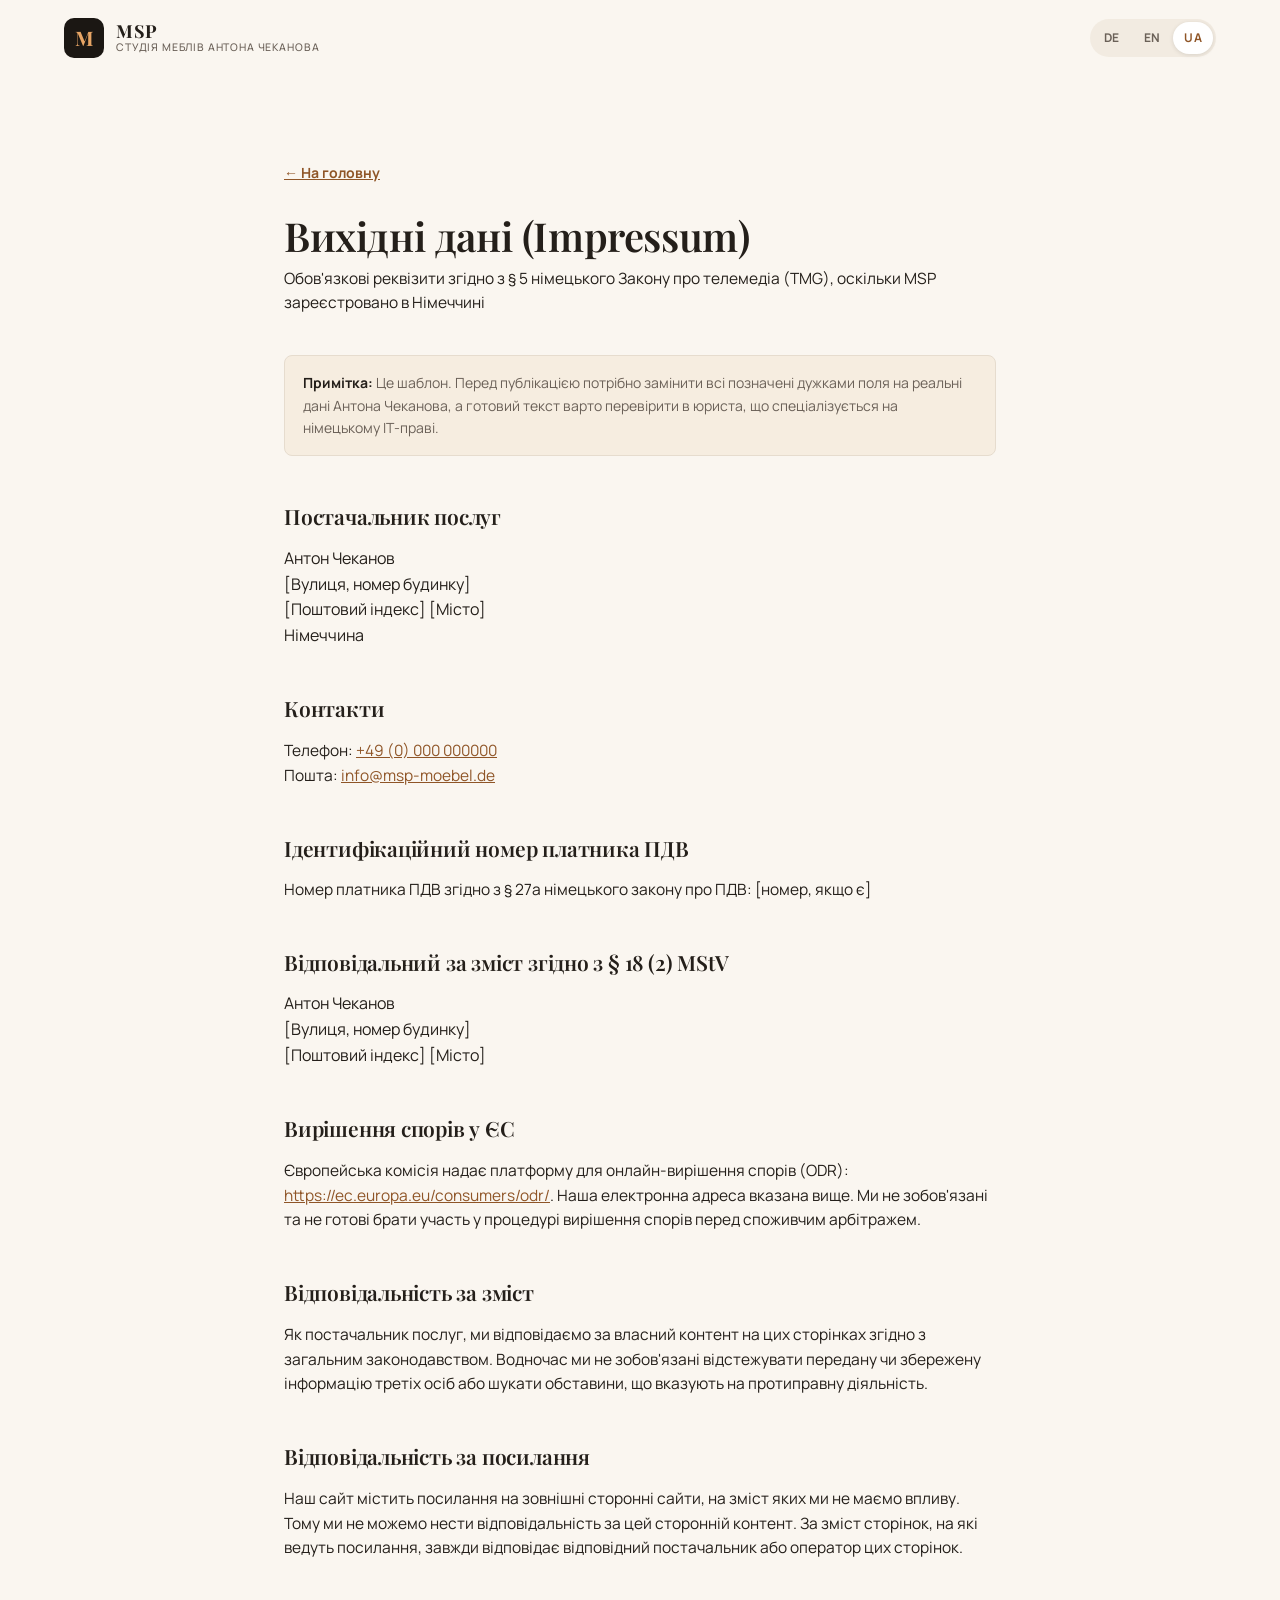
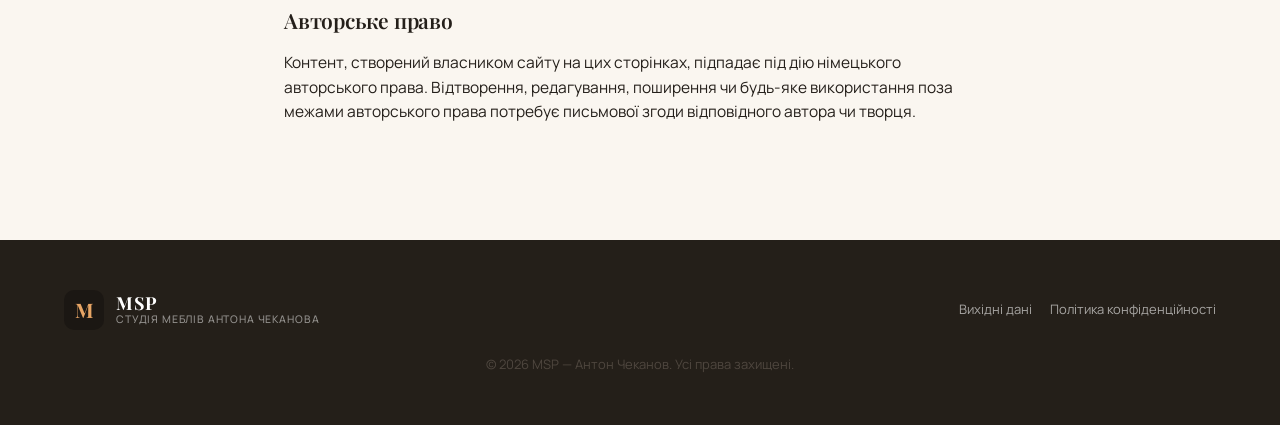
<file: uk/impressum.html>
<!doctype html>
<html lang="uk">
<head>
<meta charset="UTF-8">
<meta name="viewport" content="width=device-width, initial-scale=1.0">
<title>Вихідні дані — MSP</title>
<meta name="robots" content="noindex">
<link rel="icon" href="data:image/svg+xml,<svg xmlns=%22http://www.w3.org/2000/svg%22 viewBox=%220 0 100 100%22><rect width=%22100%22 height=%22100%22 rx=%2222%22 fill=%22%232b2620%22/><text x=%2250%22 y=%2266%22 font-size=%2258%22 font-family=%22Georgia,serif%22 fill=%22%23e7a565%22 text-anchor=%22middle%22>M</text></svg>">
<link rel="stylesheet" href="../css/style.css">
</head>
<body>

<header class="site-header" id="siteHeader">
  <div class="container header-inner">
    <a href="index.html" class="logo">
      <span class="logo-mark">M</span>
      <span class="logo-text">MSP<em>студія меблів Антона Чеканова</em></span>
    </a>
    <div class="header-actions">
      <div class="lang-switch">
        <a href="../de/impressum.html" class="lang-link">DE</a>
        <a href="../en/impressum.html" class="lang-link">EN</a>
        <a href="../uk/impressum.html" class="lang-link is-active">UA</a>
      </div>
    </div>
  </div>
</header>

<main>
  <section class="legal">
    <div class="container legal-inner">
      <a href="index.html" class="back-link">← На головну</a>
      <h1>Вихідні дані (Impressum)</h1>
      <p class="legal-updated">Обов'язкові реквізити згідно з § 5 німецького Закону про телемедіа (TMG), оскільки MSP зареєстровано в Німеччині</p>

      <div class="legal-note">
        <strong>Примітка:</strong> Це шаблон. Перед публікацією потрібно замінити всі позначені
        дужками поля на реальні дані Антона Чеканова, а готовий текст варто перевірити в юриста,
        що спеціалізується на німецькому ІТ-праві.
      </div>

      <h2>Постачальник послуг</h2>
      <address>
        Антон Чеканов<br>
        [Вулиця, номер будинку]<br>
        [Поштовий індекс] [Місто]<br>
        Німеччина
      </address>

      <h2>Контакти</h2>
      <p>
        Телефон: <a href="tel:+490000000000">+49 (0) 000 000000</a><br>
        Пошта: <a href="mailto:info@msp-moebel.de">info@msp-moebel.de</a>
      </p>

      <h2>Ідентифікаційний номер платника ПДВ</h2>
      <p>Номер платника ПДВ згідно з § 27a німецького закону про ПДВ: [номер, якщо є]</p>

      <h2>Відповідальний за зміст згідно з § 18 (2) MStV</h2>
      <address>
        Антон Чеканов<br>
        [Вулиця, номер будинку]<br>
        [Поштовий індекс] [Місто]
      </address>

      <h2>Вирішення спорів у ЄС</h2>
      <p>Європейська комісія надає платформу для онлайн-вирішення спорів (ODR):
        <a href="https://ec.europa.eu/consumers/odr/" target="_blank" rel="noopener">https://ec.europa.eu/consumers/odr/</a>.
        Наша електронна адреса вказана вище. Ми не зобов'язані та не готові брати участь у
        процедурі вирішення спорів перед споживчим арбітражем.</p>

      <h2>Відповідальність за зміст</h2>
      <p>Як постачальник послуг, ми відповідаємо за власний контент на цих сторінках згідно з
        загальним законодавством. Водночас ми не зобов'язані відстежувати передану чи збережену
        інформацію третіх осіб або шукати обставини, що вказують на протиправну діяльність.</p>

      <h2>Відповідальність за посилання</h2>
      <p>Наш сайт містить посилання на зовнішні сторонні сайти, на зміст яких ми не маємо впливу.
        Тому ми не можемо нести відповідальність за цей сторонній контент. За зміст сторінок, на які
        ведуть посилання, завжди відповідає відповідний постачальник або оператор цих сторінок.</p>

      <h2>Авторське право</h2>
      <p>Контент, створений власником сайту на цих сторінках, підпадає під дію німецького
        авторського права. Відтворення, редагування, поширення чи будь-яке використання поза межами
        авторського права потребує письмової згоди відповідного автора чи творця.</p>
    </div>
  </section>
</main>

<footer class="site-footer">
  <div class="container footer-inner">
    <a href="index.html" class="logo logo-footer">
      <span class="logo-mark">M</span>
      <span class="logo-text">MSP<em>студія меблів Антона Чеканова</em></span>
    </a>
    <nav class="legal-footer-links">
      <a href="impressum.html">Вихідні дані</a>
      <a href="datenschutz.html">Політика конфіденційності</a>
    </nav>
    <p class="footer-copy">© <span id="year"></span> MSP — Антон Чеканов. Усі права захищені.</p>
  </div>
</footer>

<script src="../js/script.js"></script>
</body>
</html>
</file>
<file: css/style.css>
/* ===================== Fonts (self-hosted, no third-party requests) ===================== */
@font-face {
  font-family: 'Manrope'; font-style: normal; font-weight: 400 700; font-display: swap;
  src: url('../fonts/manrope-cyrillic-ext.woff2') format('woff2');
  unicode-range: U+0460-052F, U+1C80-1C8A, U+20B4, U+2DE0-2DFF, U+A640-A69F, U+FE2E-FE2F;
}
@font-face {
  font-family: 'Manrope'; font-style: normal; font-weight: 400 700; font-display: swap;
  src: url('../fonts/manrope-cyrillic.woff2') format('woff2');
  unicode-range: U+0301, U+0400-045F, U+0490-0491, U+04B0-04B1, U+2116;
}
@font-face {
  font-family: 'Manrope'; font-style: normal; font-weight: 400 700; font-display: swap;
  src: url('../fonts/manrope-latin-ext.woff2') format('woff2');
  unicode-range: U+0100-02BA, U+02BD-02C5, U+02C7-02CC, U+02CE-02D7, U+02DD-02FF, U+0304, U+0308, U+0329, U+1D00-1DBF, U+1E00-1E9F, U+1EF2-1EFF, U+2020, U+20A0-20AB, U+20AD-20C0, U+2113, U+2C60-2C7F, U+A720-A7FF;
}
@font-face {
  font-family: 'Manrope'; font-style: normal; font-weight: 400 700; font-display: swap;
  src: url('../fonts/manrope-latin.woff2') format('woff2');
  unicode-range: U+0000-00FF, U+0131, U+0152-0153, U+02BB-02BC, U+02C6, U+02DA, U+02DC, U+0304, U+0308, U+0329, U+2000-206F, U+20AC, U+2122, U+2191, U+2193, U+2212, U+2215, U+FEFF, U+FFFD;
}
@font-face {
  font-family: 'Playfair Display'; font-style: normal; font-weight: 600 700; font-display: swap;
  src: url('../fonts/playfair-cyrillic.woff2') format('woff2');
  unicode-range: U+0301, U+0400-045F, U+0490-0491, U+04B0-04B1, U+2116;
}
@font-face {
  font-family: 'Playfair Display'; font-style: normal; font-weight: 600 700; font-display: swap;
  src: url('../fonts/playfair-latin-ext.woff2') format('woff2');
  unicode-range: U+0100-02BA, U+02BD-02C5, U+02C7-02CC, U+02CE-02D7, U+02DD-02FF, U+0304, U+0308, U+0329, U+1D00-1DBF, U+1E00-1E9F, U+1EF2-1EFF, U+2020, U+20A0-20AB, U+20AD-20C0, U+2113, U+2C60-2C7F, U+A720-A7FF;
}
@font-face {
  font-family: 'Playfair Display'; font-style: normal; font-weight: 600 700; font-display: swap;
  src: url('../fonts/playfair-latin.woff2') format('woff2');
  unicode-range: U+0000-00FF, U+0131, U+0152-0153, U+02BB-02BC, U+02C6, U+02DA, U+02DC, U+0304, U+0308, U+0329, U+2000-206F, U+20AC, U+2122, U+2191, U+2193, U+2212, U+2215, U+FEFF, U+FFFD;
}

/* ===================== Variables ===================== */
:root {
  --color-bg: #faf6f0;
  --color-bg-alt: #f2ebe1;
  --color-surface: #ffffff;
  --color-ink: #241f1a;
  --color-ink-soft: #6b6158;
  --color-line: #e6dcce;

  --color-dark: #1b1713;
  --color-dark-alt: #241f19;

  --color-accent: #b5713c;
  --color-accent-dark: #8f5527;
  --color-accent-light: #e7a565;
  --color-cream: #f6ede0;

  --font-head: 'Playfair Display', Georgia, serif;
  --font-body: 'Manrope', -apple-system, BlinkMacSystemFont, sans-serif;

  --container: 1200px;
  --radius: 14px;
  --radius-sm: 8px;
  --shadow-soft: 0 20px 50px -25px rgba(36, 31, 26, 0.35);
  --transition: 0.35s cubic-bezier(.22,.61,.36,1);
}

/* ===================== Reset ===================== */
* { box-sizing: border-box; }
html { scroll-behavior: smooth; }
body {
  margin: 0;
  font-family: var(--font-body);
  color: var(--color-ink);
  background: var(--color-bg);
  line-height: 1.6;
  -webkit-font-smoothing: antialiased;
}
img { max-width: 100%; display: block; }
a { color: inherit; text-decoration: none; }
ul { list-style: none; margin: 0; padding: 0; }
h1, h2, h3, h4 { font-family: var(--font-head); font-weight: 600; margin: 0 0 .5em; letter-spacing: -0.01em; }
p { margin: 0 0 1em; color: var(--color-ink-soft); }
button { font-family: inherit; cursor: pointer; }
.container { width: 100%; max-width: var(--container); margin: 0 auto; padding: 0 24px; }
.accent { color: var(--color-accent); }

/* ===================== Reveal animation ===================== */
.reveal { opacity: 0; transform: translateY(24px); transition: opacity .8s ease, transform .8s ease; }
.reveal.is-visible { opacity: 1; transform: translateY(0); }
.center { text-align: center; }

/* ===================== Progress bar ===================== */
.progress-bar {
  position: fixed; top: 0; left: 0; height: 3px; width: 0%;
  background: linear-gradient(90deg, var(--color-accent-light), var(--color-accent));
  z-index: 1100; transition: width .1s linear;
}

/* ===================== Buttons ===================== */
.btn {
  display: inline-flex; align-items: center; justify-content: center;
  padding: 14px 28px; border-radius: 100px; font-weight: 700; font-size: 15px;
  border: 1px solid transparent; transition: transform var(--transition), background var(--transition), color var(--transition), border-color var(--transition);
  white-space: nowrap;
}
.btn-primary { background: var(--color-accent); color: #fff; }
.btn-primary:hover { background: var(--color-accent-dark); transform: translateY(-2px); }
.btn-ghost { background: transparent; color: var(--color-ink); border-color: var(--color-line); }
.btn-ghost:hover { border-color: var(--color-accent); color: var(--color-accent); transform: translateY(-2px); }
.btn-invert { background: #fff; color: var(--color-dark); }
.btn-invert:hover { background: var(--color-cream); transform: translateY(-2px); }
.btn-sm { padding: 10px 20px; font-size: 13px; }
.btn-lg { padding: 17px 34px; font-size: 16px; }
.btn-block { width: 100%; }

/* ===================== Header ===================== */
.site-header {
  position: fixed; top: 0; left: 0; right: 0; z-index: 1000;
  padding: 18px 0; background: rgba(250, 246, 240, 0);
  transition: background var(--transition), box-shadow var(--transition), padding var(--transition);
}
.site-header.is-scrolled {
  background: rgba(250, 246, 240, 0.92); backdrop-filter: blur(10px);
  box-shadow: 0 1px 0 var(--color-line); padding: 12px 0;
}
.header-inner { display: flex; align-items: center; justify-content: space-between; gap: 24px; }

.logo { display: flex; align-items: center; gap: 12px; font-family: var(--font-head); font-weight: 700; }
.logo-mark {
  width: 40px; height: 40px; border-radius: 10px; display: flex; align-items: center; justify-content: center;
  background: var(--color-dark); color: var(--color-accent-light); font-size: 20px; flex-shrink: 0;
}
.logo-text { display: flex; flex-direction: column; font-size: 18px; line-height: 1.1; letter-spacing: .04em; }
.logo-text em { font-style: normal; font-family: var(--font-body); font-size: 10.5px; font-weight: 500; letter-spacing: .08em; text-transform: uppercase; color: var(--color-ink-soft); }

.main-nav { display: flex; flex-wrap: nowrap; gap: 22px; }
.main-nav a { font-size: 14.5px; font-weight: 600; position: relative; padding: 4px 0; white-space: nowrap; }
.main-nav a::after { content: ''; position: absolute; left: 0; bottom: 0; width: 0; height: 2px; background: var(--color-accent); transition: width var(--transition); }
.main-nav a:hover::after { width: 100%; }

.header-actions { display: flex; align-items: center; gap: 14px; }
.header-phone { font-weight: 700; font-size: 14px; display: none; white-space: nowrap; }

.lang-switch { display: flex; align-items: center; gap: 2px; background: var(--color-bg-alt); border-radius: 100px; padding: 3px; }
.lang-link { padding: 6px 11px; font-size: 12px; font-weight: 700; letter-spacing: .03em; border-radius: 100px; color: var(--color-ink-soft); transition: var(--transition); }
.lang-link:hover { color: var(--color-accent-dark); }
.lang-link.is-active { background: var(--color-surface); color: var(--color-accent-dark); box-shadow: 0 1px 4px rgba(36,31,26,.12); }

.burger {
  display: none; flex-direction: column; justify-content: center; gap: 5px;
  width: 40px; height: 40px; background: none; border: none; padding: 0;
}
.burger span { width: 100%; height: 2px; background: var(--color-ink); border-radius: 2px; transition: var(--transition); }
.burger.is-active span:nth-child(1) { transform: translateY(7px) rotate(45deg); }
.burger.is-active span:nth-child(2) { opacity: 0; }
.burger.is-active span:nth-child(3) { transform: translateY(-7px) rotate(-45deg); }

@media (min-width: 1180px) { .header-phone { display: inline-flex; } }

/* ===================== Hero ===================== */
.hero { position: relative; padding: 190px 0 60px; overflow: hidden; }
.hero-bg {
  position: absolute; inset: 0; z-index: -1;
  background:
    radial-gradient(1100px 550px at 85% -10%, rgba(181,113,60,0.16), transparent 60%),
    radial-gradient(800px 500px at 5% 20%, rgba(181,113,60,0.10), transparent 60%),
    linear-gradient(180deg, var(--color-cream) 0%, var(--color-bg) 55%);
}
.hero-bg::before {
  content: ''; position: absolute; inset: 0;
  background-image: repeating-linear-gradient(115deg, rgba(36,31,26,0.035) 0px, rgba(36,31,26,0.035) 2px, transparent 2px, transparent 34px);
}
.hero-inner { max-width: 780px; }
.eyebrow {
  display: inline-flex; align-items: center; gap: 10px; font-weight: 700; font-size: 13px;
  letter-spacing: .12em; text-transform: uppercase; color: var(--color-accent-dark); margin-bottom: 18px;
}
.eyebrow::before { content: ''; width: 26px; height: 2px; background: var(--color-accent); display: inline-block; }
h1 { font-size: clamp(38px, 5.6vw, 64px); line-height: 1.08; }
.hero-text { font-size: 18px; max-width: 560px; margin-bottom: 34px; }
.hero-actions { display: flex; gap: 16px; flex-wrap: wrap; margin-bottom: 70px; }

.hero-stats {
  display: grid; grid-template-columns: repeat(4, 1fr); gap: 24px;
  border-top: 1px solid var(--color-line); padding-top: 36px;
}
.stat { display: flex; flex-direction: column; gap: 6px; }
.stat-num { font-family: var(--font-head); font-size: 34px; font-weight: 700; color: var(--color-accent-dark); }
.stat-num small { font-size: 16px; font-weight: 600; margin-left: 2px; }
.stat-label { font-size: 13.5px; color: var(--color-ink-soft); max-width: 160px; }

.scroll-cue { position: absolute; left: 50%; bottom: 18px; transform: translateX(-50%); display: none; }
.scroll-cue span { display: block; width: 26px; height: 42px; border: 2px solid var(--color-line); border-radius: 20px; position: relative; }
.scroll-cue span::before {
  content: ''; position: absolute; top: 8px; left: 50%; width: 4px; height: 8px; margin-left: -2px;
  background: var(--color-accent); border-radius: 4px; animation: cue 1.6s infinite;
}
@keyframes cue { 0% { opacity: 1; transform: translateY(0); } 100% { opacity: 0; transform: translateY(14px); } }
@media (min-width: 700px) { .scroll-cue { display: block; } }

/* ===================== Section shared ===================== */
section { padding: 110px 0; }
.section-title { font-size: clamp(28px, 4vw, 42px); max-width: 700px; margin-left: auto; margin-right: auto; }
.section-sub { max-width: 560px; margin: 0 auto 60px; font-size: 16.5px; }

/* ===================== About ===================== */
.about { background: var(--color-bg-alt); }
.about-inner { display: grid; grid-template-columns: 0.85fr 1fr; gap: 80px; align-items: center; }
.about-visual { position: relative; height: 460px; }
.visual-card { position: absolute; border-radius: var(--radius); box-shadow: var(--shadow-soft); }
.visual-card-1 {
  width: 78%; height: 78%; top: 0; left: 0;
  background: linear-gradient(135deg, #6b4a2e, #3a2717);
  background-image:
    linear-gradient(135deg, rgba(107,74,46,.9), rgba(58,39,23,.95)),
    repeating-linear-gradient(100deg, rgba(255,255,255,.05) 0px, rgba(255,255,255,.05) 2px, transparent 2px, transparent 22px);
}
.visual-card-2 {
  width: 55%; height: 55%; bottom: 0; right: 0;
  background: linear-gradient(135deg, var(--color-accent-light), var(--color-accent));
  border: 6px solid var(--color-bg-alt);
}
.visual-badge {
  position: absolute; left: -10px; bottom: -26px; background: #fff; padding: 18px 22px;
  border-radius: var(--radius-sm); box-shadow: var(--shadow-soft); max-width: 240px; display: flex; flex-direction: column; gap: 4px;
}
.visual-badge strong { font-family: var(--font-head); font-size: 16px; }
.visual-badge span { font-size: 13px; color: var(--color-ink-soft); }

.about-content h2 { font-size: clamp(26px, 3.6vw, 38px); max-width: 520px; }
.about-list { display: flex; flex-direction: column; gap: 14px; margin: 24px 0 32px; }
.about-list li { display: flex; gap: 12px; align-items: flex-start; font-size: 15.5px; color: var(--color-ink); }
.check {
  flex-shrink: 0; width: 22px; height: 22px; border-radius: 50%; background: var(--color-accent);
  color: #fff; font-size: 12px; display: flex; align-items: center; justify-content: center; margin-top: 2px;
}

/* ===================== Services ===================== */
.services-grid { display: grid; grid-template-columns: repeat(3, 1fr); gap: 28px; }
.service-card {
  background: var(--color-surface); border: 1px solid var(--color-line); border-radius: var(--radius);
  padding: 34px 28px; transition: transform var(--transition), box-shadow var(--transition), border-color var(--transition);
}
.service-card:hover { transform: translateY(-6px); box-shadow: var(--shadow-soft); border-color: transparent; }
.service-icon {
  width: 56px; height: 56px; border-radius: 14px; background: var(--color-cream); color: var(--color-accent-dark);
  display: flex; align-items: center; justify-content: center; margin-bottom: 20px;
}
.service-icon svg { width: 28px; height: 28px; }
.service-card h3 { font-size: 20px; margin-bottom: 10px; }
.service-card p { font-size: 15px; margin: 0; }

/* ===================== Process ===================== */
.process { background: var(--color-bg-alt); }
.process-steps { display: grid; grid-template-columns: repeat(3, 1fr); gap: 40px 32px; }
.process-step { position: relative; padding-left: 4px; }
.step-num {
  font-family: var(--font-head); font-size: 42px; font-weight: 700; color: transparent;
  -webkit-text-stroke: 1.5px var(--color-accent); display: block; margin-bottom: 10px; opacity: .8;
}
.process-step h3 { font-size: 19px; margin-bottom: 8px; }
.process-step p { font-size: 15px; }

/* ===================== Why us ===================== */
.why { background: var(--color-dark); color: #fff; }
.why .eyebrow { color: var(--color-accent-light); }
.why h2 { color: #fff; font-size: clamp(26px, 3.6vw, 38px); max-width: 640px; }
.why-grid { display: grid; grid-template-columns: repeat(3, 1fr); gap: 32px; margin-top: 46px; }
.why-item { border-top: 1px solid rgba(255,255,255,.14); padding-top: 20px; }
.why-item h4 { color: #fff; font-family: var(--font-body); font-size: 16.5px; font-weight: 700; margin-bottom: 8px; }
.why-item p { color: rgba(255,255,255,.6); font-size: 14.5px; margin: 0; }

/* ===================== Works / portfolio ===================== */
.works-filter { display: flex; gap: 10px; flex-wrap: wrap; justify-content: center; margin-bottom: 40px; }
.filter-btn {
  padding: 10px 20px; border-radius: 100px; border: 1px solid var(--color-line); background: transparent;
  font-weight: 600; font-size: 14px; color: var(--color-ink-soft); transition: var(--transition);
}
.filter-btn:hover { border-color: var(--color-accent); color: var(--color-accent-dark); }
.filter-btn.is-active { background: var(--color-dark); border-color: var(--color-dark); color: #fff; }

.works-grid { display: grid; grid-template-columns: repeat(3, 1fr); gap: 26px; }
.work-card { margin: 0; overflow: hidden; border-radius: var(--radius); position: relative; transition: opacity .3s ease, transform .3s ease; }
.work-thumb { aspect-ratio: 4/3; transition: transform .6s ease; }
.work-card:hover .work-thumb { transform: scale(1.06); }
.work-thumb-1 { background: linear-gradient(145deg, #d9c3a3, #a9784a); }
.work-thumb-2 { background: linear-gradient(145deg, #cfae86, #6b4a2e); }
.work-thumb-3 { background: linear-gradient(145deg, #e7cfa9, #b5713c); }
.work-thumb-4 { background: linear-gradient(145deg, #f0dcc0, #d69a5c); }
.work-thumb-5 { background: linear-gradient(145deg, #ddbf95, #8f5527); }
.work-thumb-6 { background: linear-gradient(145deg, #e3c9a2, #a06a3a); }
.work-card figcaption {
  position: absolute; left: 0; right: 0; bottom: 0; padding: 20px;
  background: linear-gradient(0deg, rgba(27,23,19,.85), transparent);
  color: #fff; font-weight: 700; font-size: 15px; display: flex; flex-direction: column; gap: 2px;
}
.work-card figcaption span { font-size: 11.5px; text-transform: uppercase; letter-spacing: .08em; color: var(--color-accent-light); font-weight: 700; }
.work-card.is-hidden { display: none; }

/* ===================== Reviews ===================== */
.reviews-grid { display: grid; grid-template-columns: repeat(3, 1fr); gap: 28px; }
.review-card {
  background: var(--color-surface); border: 1px solid var(--color-line); border-radius: var(--radius);
  padding: 30px 28px; margin: 0; display: flex; flex-direction: column; gap: 20px;
}
.review-card p { color: var(--color-ink); font-size: 15.5px; font-style: italic; margin: 0; }
.review-card footer { display: flex; flex-direction: column; gap: 2px; }
.review-card strong { font-family: var(--font-head); font-size: 15.5px; }
.review-card span { font-size: 13px; color: var(--color-ink-soft); }

/* ===================== CTA banner ===================== */
.cta-banner { background: linear-gradient(135deg, var(--color-accent-dark), var(--color-accent)); padding: 80px 0; }
.cta-banner-inner { text-align: center; max-width: 620px; margin: 0 auto; }
.cta-banner h2 { color: #fff; font-size: clamp(26px, 4vw, 36px); }
.cta-banner p { color: rgba(255,255,255,.85); font-size: 16.5px; margin-bottom: 30px; }

/* ===================== Contacts ===================== */
.contacts-inner { display: grid; grid-template-columns: 1fr 1fr; gap: 70px; align-items: start; }
.contacts-info h2 { font-size: clamp(26px, 3.6vw, 38px); }
.contacts-list { display: flex; flex-direction: column; gap: 18px; margin: 30px 0; }
.contacts-list li { display: flex; flex-direction: column; gap: 2px; font-size: 16px; font-weight: 600; }
.contact-label { font-size: 12px; font-weight: 700; text-transform: uppercase; letter-spacing: .08em; color: var(--color-accent-dark); }
.contacts-list a:hover { color: var(--color-accent); }
.social-row { display: flex; gap: 14px; }
.social-row a {
  padding: 10px 18px; border: 1px solid var(--color-line); border-radius: 100px; font-size: 13.5px; font-weight: 700;
  transition: var(--transition);
}
.social-row a:hover { border-color: var(--color-accent); color: var(--color-accent-dark); }

.contact-form {
  background: var(--color-surface); border: 1px solid var(--color-line); border-radius: var(--radius);
  padding: 40px; box-shadow: var(--shadow-soft); position: relative;
}
.contact-form h3 { font-size: 21px; margin-bottom: 22px; }
.form-row { margin-bottom: 18px; display: flex; flex-direction: column; gap: 7px; }
.form-row label { font-size: 13px; font-weight: 700; color: var(--color-ink-soft); }
.form-row input, .form-row select, .form-row textarea {
  font-family: inherit; font-size: 15px; padding: 13px 15px; border-radius: var(--radius-sm);
  border: 1px solid var(--color-line); background: var(--color-bg); color: var(--color-ink); resize: vertical;
  transition: border-color var(--transition), box-shadow var(--transition);
}
.form-row input:focus, .form-row select:focus, .form-row textarea:focus {
  outline: none; border-color: var(--color-accent); box-shadow: 0 0 0 3px rgba(181,113,60,.15);
}
.form-note { font-size: 12px; color: var(--color-ink-soft); margin: 14px 0 0; text-align: center; }
.form-success {
  display: none; margin-top: 18px; padding: 14px 16px; border-radius: var(--radius-sm);
  background: #eef7ee; color: #2f6b2f; font-size: 14px; font-weight: 600; text-align: center;
}
.form-success.is-visible { display: block; }

/* ===================== Footer ===================== */
.site-footer { background: var(--color-dark-alt); color: rgba(255,255,255,.65); padding: 50px 0; }
.footer-inner { display: flex; align-items: center; justify-content: space-between; flex-wrap: wrap; gap: 24px; }
.logo-footer .logo-text { color: #fff; }
.logo-footer .logo-text em { color: rgba(255,255,255,.5); }
.footer-nav { display: flex; gap: 26px; flex-wrap: wrap; }
.footer-nav a { font-size: 14px; font-weight: 600; color: rgba(255,255,255,.7); }
.footer-nav a:hover { color: var(--color-accent-light); }
.footer-copy { font-size: 13px; margin: 0; width: 100%; text-align: center; opacity: .6; }

/* ===================== Responsive ===================== */
@media (max-width: 1024px) {
  .about-inner, .contacts-inner { grid-template-columns: 1fr; gap: 50px; }
  .about-visual { height: 380px; max-width: 480px; }
  .services-grid, .why-grid, .works-grid, .reviews-grid { grid-template-columns: repeat(2, 1fr); }
  .process-steps { grid-template-columns: repeat(2, 1fr); }
}

@media (max-width: 860px) {
  .main-nav { display: none; }
  .burger { display: flex; }
  .header-actions .btn-sm { display: none; }
  .main-nav.is-open {
    display: flex; flex-direction: column; gap: 0; position: fixed; top: 72px; left: 16px; right: 16px;
    background: #fff; border-radius: var(--radius); box-shadow: var(--shadow-soft); padding: 8px; border: 1px solid var(--color-line);
  }
  .main-nav.is-open a { padding: 14px 16px; border-radius: var(--radius-sm); }
  .main-nav.is-open a:hover { background: var(--color-bg-alt); }
  .main-nav.is-open a::after { display: none; }
  .hero { padding-top: 150px; }
  .hero-stats { grid-template-columns: repeat(2, 1fr); }
}

@media (max-width: 640px) {
  section { padding: 76px 0; }
  .services-grid, .why-grid, .works-grid, .reviews-grid, .process-steps { grid-template-columns: 1fr; }
  .hero-actions { flex-direction: column; }
  .hero-actions .btn { width: 100%; }
  .contact-form { padding: 26px; }
}

/* ===================== Legal pages (Impressum / Datenschutz) ===================== */
.legal { padding: 160px 0 100px; }
.legal-inner { max-width: 760px; margin: 0 auto; }
.legal-inner h1 { font-size: clamp(28px, 4vw, 40px); margin-bottom: 8px; }
.legal-updated { font-size: 13.5px; color: var(--color-ink-soft); margin-bottom: 40px; }
.legal-inner h2 { font-size: 21px; margin-top: 44px; margin-bottom: 12px; }
.legal-inner h3 { font-family: var(--font-body); font-size: 16px; margin-top: 24px; margin-bottom: 8px; }
.legal-inner p, .legal-inner li { color: var(--color-ink); font-size: 15.5px; }
.legal-inner ul { padding-left: 20px; list-style: disc; margin: 0 0 1em; }
.legal-inner li { margin-bottom: 6px; }
.legal-inner a { color: var(--color-accent-dark); text-decoration: underline; }
.legal-inner address { font-style: normal; }
.legal-note {
  background: var(--color-cream); border: 1px solid var(--color-line); border-radius: var(--radius-sm);
  padding: 16px 18px; font-size: 14px; color: var(--color-ink-soft); margin: 24px 0;
}
.legal-note strong { color: var(--color-ink); }
.back-link { display: inline-flex; align-items: center; gap: 6px; font-size: 14px; font-weight: 700; margin-bottom: 30px; }
.legal-footer-links { display: flex; gap: 18px; }
.legal-footer-links a { font-size: 13px; color: rgba(255,255,255,.6); }
.legal-footer-links a:hover { color: var(--color-accent-light); }
</file>
